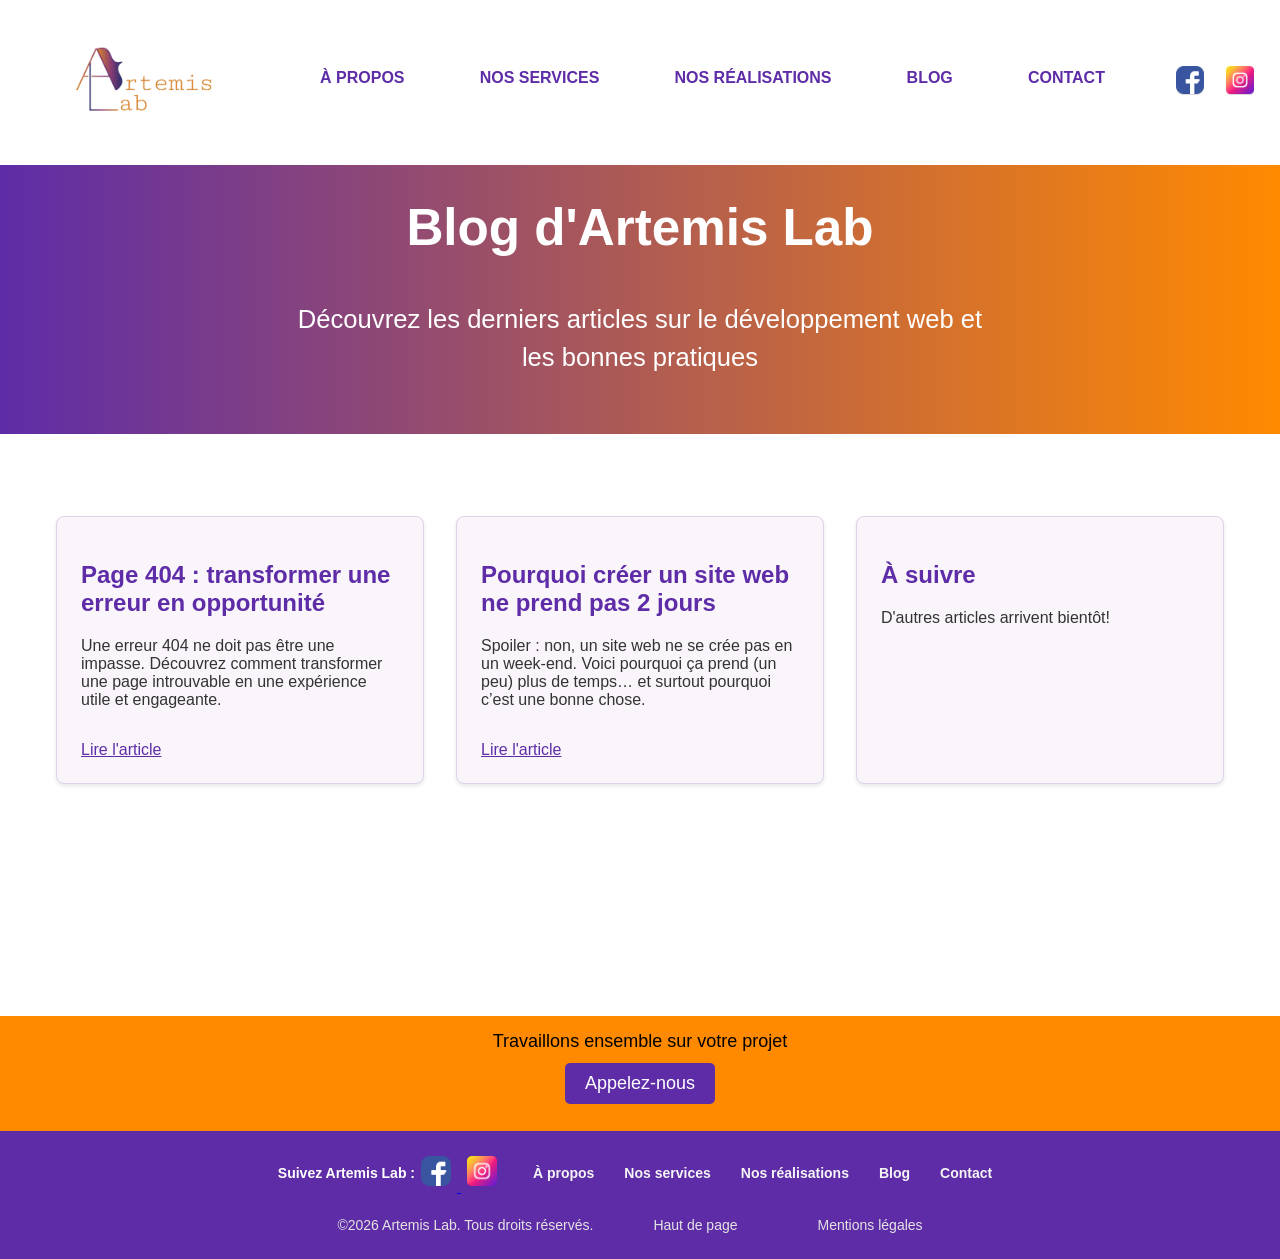
<file: blog/index.html>
<!doctype html>
<html lang="fr">
  <head>
    <meta charset="UTF-8" />
    <meta name="viewport" content="width=device-width, initial-scale=1.0" />
    <meta name="description" content="Découvrez les derniers articles sur le développement web et les bonnes pratiques avec le blog d'Artemis Lab. Restez informé des astuces et conseils pour créer un site web efficace et adapté à vos besoins." />
    <link rel="stylesheet" href="/styles/blog.css" />
    <title>Blog - Artemis Lab</title>
  </head>
  <body id="top">
    <nav class="main-nav" aria-label="Navigation principale">
      <a class="logo-link" href="/index.html" aria-label="Haut de page"><img class="logo-name" src="../assets/logos/logo_artemislab-name.png" alt="Logo Artemis Lab" /></a>
      <ul class="nav-list">
        <li><a href="/a-propos.html" aria-label="Aller à la section à propos">À propos</a></li>
        <li><a href="/index.html#services" aria-label="Aller à la section services">Nos services</a></li>
        <li><a href="/index.html#projects">Nos réalisations</a></li>
        <li><a href="/blog/index.html">Blog</a></li>
        <li><a href="/index.html#contact" aria-label="Aller à la section contact">Contact</a></li>
      </ul>
      <div class="nav-socials" aria-hidden="false">
        <a href="https://www.facebook.com/profile.php?id=61586052476132" target="_blank" rel="noopener noreferrer" aria-label="Facebook Artemis Lab">
          <img class="social-media-icon" src="../assets/social%20medias/Fb.png" alt="Facebook Artemis Lab" />
        </a>
        <a href="https://www.instagram.com/artemis.lab.dev/" target="_blank" rel="noopener noreferrer" aria-label="Instagram Artemis Lab">
          <img class="social-media-icon" src="../assets/social%20medias/insta.png" alt="Instagram Artemis Lab" />
        </a>
      </div>
    </nav>
    <header class="header" aria-label="En-tête principal">
      <div class="header-text">
        <h1 class="main-title">Blog d'Artemis Lab</h1>
        <p class="hero-subtitle">Découvrez les derniers articles sur le développement web et les bonnes pratiques</p>
      </div>
    </header>
    <main class="blog-page">
      <section class="blog-content">
      <div class="blog-grid">
        <article class="blog-post">
          <a href="/blog/article-erreur-404.html" class="read-article-link">
          <h2>Page 404 : transformer une erreur en opportunité</h2>
          <p>Une erreur 404 ne doit pas être une impasse. Découvrez comment transformer une page introuvable en une expérience utile et engageante.</p>
          <span class="read-more-text">Lire l'article</span>
          </a>
        </article>
     <article class="blog-post">
      <a href="/blog/article-un-site-ne-se-fait-pas-en-2-jours.html" class="read-article-link">
          <h2>Pourquoi créer un site web ne prend pas 2 jours</h2>
          <p>Spoiler : non, un site web ne se crée pas en un week-end. Voici pourquoi ça prend (un peu) plus de temps… et surtout pourquoi c’est une bonne chose.</p>
          <span class="read-more-text">Lire l'article</span>
          </a>
        </article>
        <article class="blog-post">
          <h2>À suivre</h2>
          <p>D'autres articles arrivent bientôt!</p>
        </article>
       
      </div>
    </section>
    </main>
    <footer class="site-footer">
      <div class="footer-highlight" id="contact">
        <p>Travaillons ensemble sur votre projet</p>
        <address>
          <a class="footer-cta" href="tel:+33613972752">Appelez-nous</a>
        </address>
      </div>
      <div class="footer-main">
        <div class="footer-menu">
       <div class="footer-socials">
          <p>Suivez Artemis Lab :</p>
          <div class="footer-social-icons">
          <a href="https://www.facebook.com/profile.php?id=61586052476132" target="_blank" rel="noopener noreferrer" aria-label="Facebook Artemis Lab">
            <img class="social-media-icon" src="../assets/social medias/Fb.png" alt="Facebook Artemis Lab" />
          </a>
          <a href="https://www.instagram.com/artemis.lab.dev/" target="_blank" rel="noopener noreferrer" aria-label="Instagram Artemis Lab">
            <img class="social-media-icon" src="../assets/social medias/insta.png" alt="Instagram Artemis Lab" />
          </a>
          </div>
        <nav aria-label="Liens de pied de page">
          <ul class="footer-links">
         <li><a href="/a-propos.html" aria-label="Aller à la section à propos">À propos</a></li>
        <li><a href="/index.html#services" aria-label="Aller à la section services">Nos services</a></li>
        <li><a href="/index.html#projects">Nos réalisations</a></li>
        <li><a href="/blog/index.html" aria-label="Aller à la section blog">Blog</a></li>
        <li><a href="/index.html#contact" aria-label="Aller à la section contact">Contact</a></li>
          </ul>
            </div>

            
        </div>
       <div class="footer-mentions">
        <p class="footer-copy">©<span id="current-year"></span> Artemis Lab. Tous droits réservés.</p>
        <a class="footer-link" href="#top" aria-label="revenir en haut de la page">Haut de page</a>
        <a class="footer-link" href="/mentions-legales.html" aria-label="Mentions légales"> Mentions légales </a>
        </div>
         </nav>
      </div>
    </footer>
     <script>
      document.getElementById("current-year").textContent = new Date().getFullYear();
    </script>
  </body>
</html>
</file>
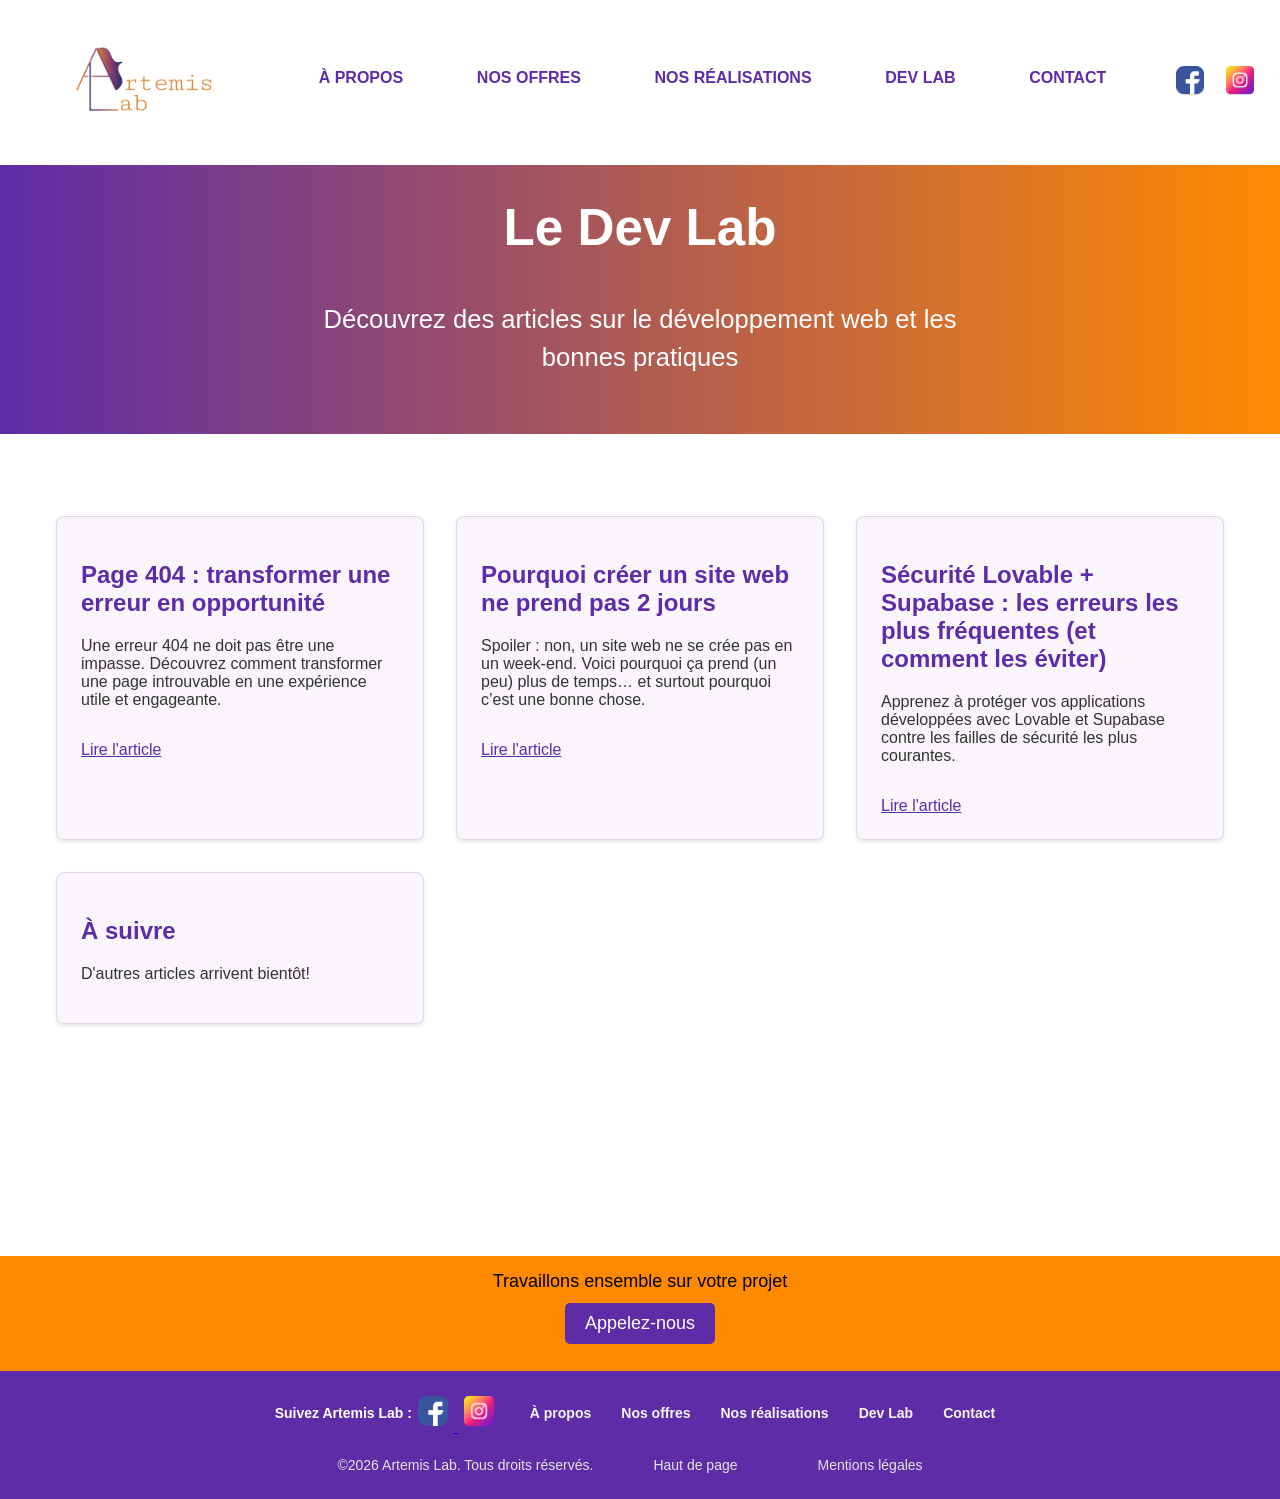
<file: dev-lab/index.html>
<!doctype html>
<html lang="fr">
  <head>
    <meta charset="UTF-8" />
    <meta name="viewport" content="width=device-width, initial-scale=1.0" />
    <meta name="description" content="Découvrez les derniers articles sur le développement web et les bonnes pratiques avec le blog d'Artemis Lab. Restez informé des astuces et conseils pour créer un site web efficace et adapté à vos besoins." />
    <link rel="stylesheet" href="/styles/blog.css" />
    <link rel ="canonical" href="https://artemislab.fr/dev-lab/" />
    <title>Le Dev Lab - Artemis Lab</title>
  </head>
  <body id="top">
    <nav class="main-nav" aria-label="Navigation principale">
      <a class="logo-link" href="../index.html" aria-label="Haut de page"><img class="logo-name" src="../assets/logos/logo_artemislab-name.png" alt="Logo Artemis Lab" /></a>
      <ul class="nav-list">
        <li><a href="../a-propos.html" aria-label="Aller à la page à propos">À propos</a></li>
        <li><a href="../services-offres/" aria-label="Aller à la page services">Nos offres</a></li>
        <li><a href="../#projects" aria-label="Aller à la page projets">Nos réalisations</a></li>
        <li><a href="../dev-lab/" aria-label="Aller à la page dev-lab">Dev Lab</a></li>
        <li><a href="../contact.html" aria-label="Aller à la page contact">Contact</a></li>
      </ul>
      <div class="nav-socials" aria-hidden="false">
        <a href="https://www.facebook.com/profile.php?id=61586052476132" target="_blank" rel="noopener noreferrer" aria-label="Facebook Artemis Lab">
          <img class="social-media-icon" src="../assets/social%20medias/Fb.png" alt="Facebook Artemis Lab" />
        </a>
        <a href="https://www.instagram.com/artemis.lab.dev/" target="_blank" rel="noopener noreferrer" aria-label="Instagram Artemis Lab">
          <img class="social-media-icon" src="../assets/social%20medias/insta.png" alt="Instagram Artemis Lab" />
        </a>
      </div>
    </nav>
    <header class="header" aria-label="En-tête principal">
      <div class="header-text">
        <h1 class="main-title">Le Dev Lab</h1>
        <p class="hero-subtitle">Découvrez des articles sur le développement web et les bonnes pratiques</p>
      </div>
    </header>
    <main class="blog-page">
      <section class="blog-content">
      <div class="blog-grid">
        <article class="blog-post">
          <a href="/dev-lab/article-erreur-404.html" class="read-article-link">
          <h2>Page 404 : transformer une erreur en opportunité</h2>
          <p>Une erreur 404 ne doit pas être une impasse. Découvrez comment transformer une page introuvable en une expérience utile et engageante.</p>
          <span class="read-more-text">Lire l'article</span>
          </a>
        </article>
     <article class="blog-post">
      <a href="/dev-lab/article-un-site-ne-se-fait-pas-en-2-jours.html" class="read-article-link">
          <h2>Pourquoi créer un site web ne prend pas 2 jours</h2>
          <p>Spoiler : non, un site web ne se crée pas en un week-end. Voici pourquoi ça prend (un peu) plus de temps… et surtout pourquoi c’est une bonne chose.</p>
          <span class="read-more-text">Lire l'article</span>
          </a>
        </article>

         <article class="blog-post">
      <a href="/dev-lab/article-securite-lovable-+-supabase-conseils.html" class="read-article-link">
          <h2>Sécurité Lovable + Supabase : les erreurs les plus fréquentes (et comment les éviter)</h2>
          <p>Apprenez à protéger vos applications développées avec Lovable et Supabase contre les failles de sécurité les plus courantes.</p>
          <span class="read-more-text">Lire l'article</span>
          </a>
        </article>

        <article class="blog-post">
          <h2>À suivre</h2>
          <p>D'autres articles arrivent bientôt!</p>
        </article>
       
      </div>
    </section>
    </main>
    <footer class="site-footer">
      <div class="footer-highlight" id="contact">
        <p>Travaillons ensemble sur votre projet</p>
        <address>
          <a class="footer-cta" href="tel:+33613972752">Appelez-nous</a>
        </address>
      </div>
      <div class="footer-main">
        <div class="footer-menu">
       <div class="footer-socials">
          <p>Suivez Artemis Lab :</p>
          <div class="footer-social-icons">
          <a href="https://www.facebook.com/profile.php?id=61586052476132" target="_blank" rel="noopener noreferrer" aria-label="Facebook Artemis Lab">
            <img class="social-media-icon" src="../assets/social medias/Fb.png" alt="Facebook Artemis Lab" />
          </a>
          <a href="https://www.instagram.com/artemis.lab.dev/" target="_blank" rel="noopener noreferrer" aria-label="Instagram Artemis Lab">
            <img class="social-media-icon" src="../assets/social medias/insta.png" alt="Instagram Artemis Lab" />
          </a>
          </div>
        <nav aria-label="Liens de pied de page">
          <ul class="footer-links">
         <li><a href="../a-propos.html" aria-label="Aller à la page à propos">À propos</a></li>
        <li><a href="../services-offres/" aria-label="Aller à la page services">Nos offres</a></li>
        <li><a href="../#projects" aria-label="Aller à la page projets">Nos réalisations</a></li>
        <li><a href="../dev-lab/" aria-label="Aller à la page dev-lab">Dev Lab</a></li>
        <li><a href="../contact.html" aria-label="Aller à la page contact">Contact</a></li>
          </ul>
            </div>

            
        </div>
       <div class="footer-mentions">
        <p class="footer-copy">©<span id="current-year"></span> Artemis Lab. Tous droits réservés.</p>
        <a class="footer-link" href="#top" aria-label="revenir en haut de la page">Haut de page</a>
        <a class="footer-link" href="/mentions-legales.html" aria-label="Mentions légales"> Mentions légales </a>
        </div>
         </nav>
      </div>
    </footer>
     <script>
      document.getElementById("current-year").textContent = new Date().getFullYear();
    </script>
  </body>
</html>
</file>
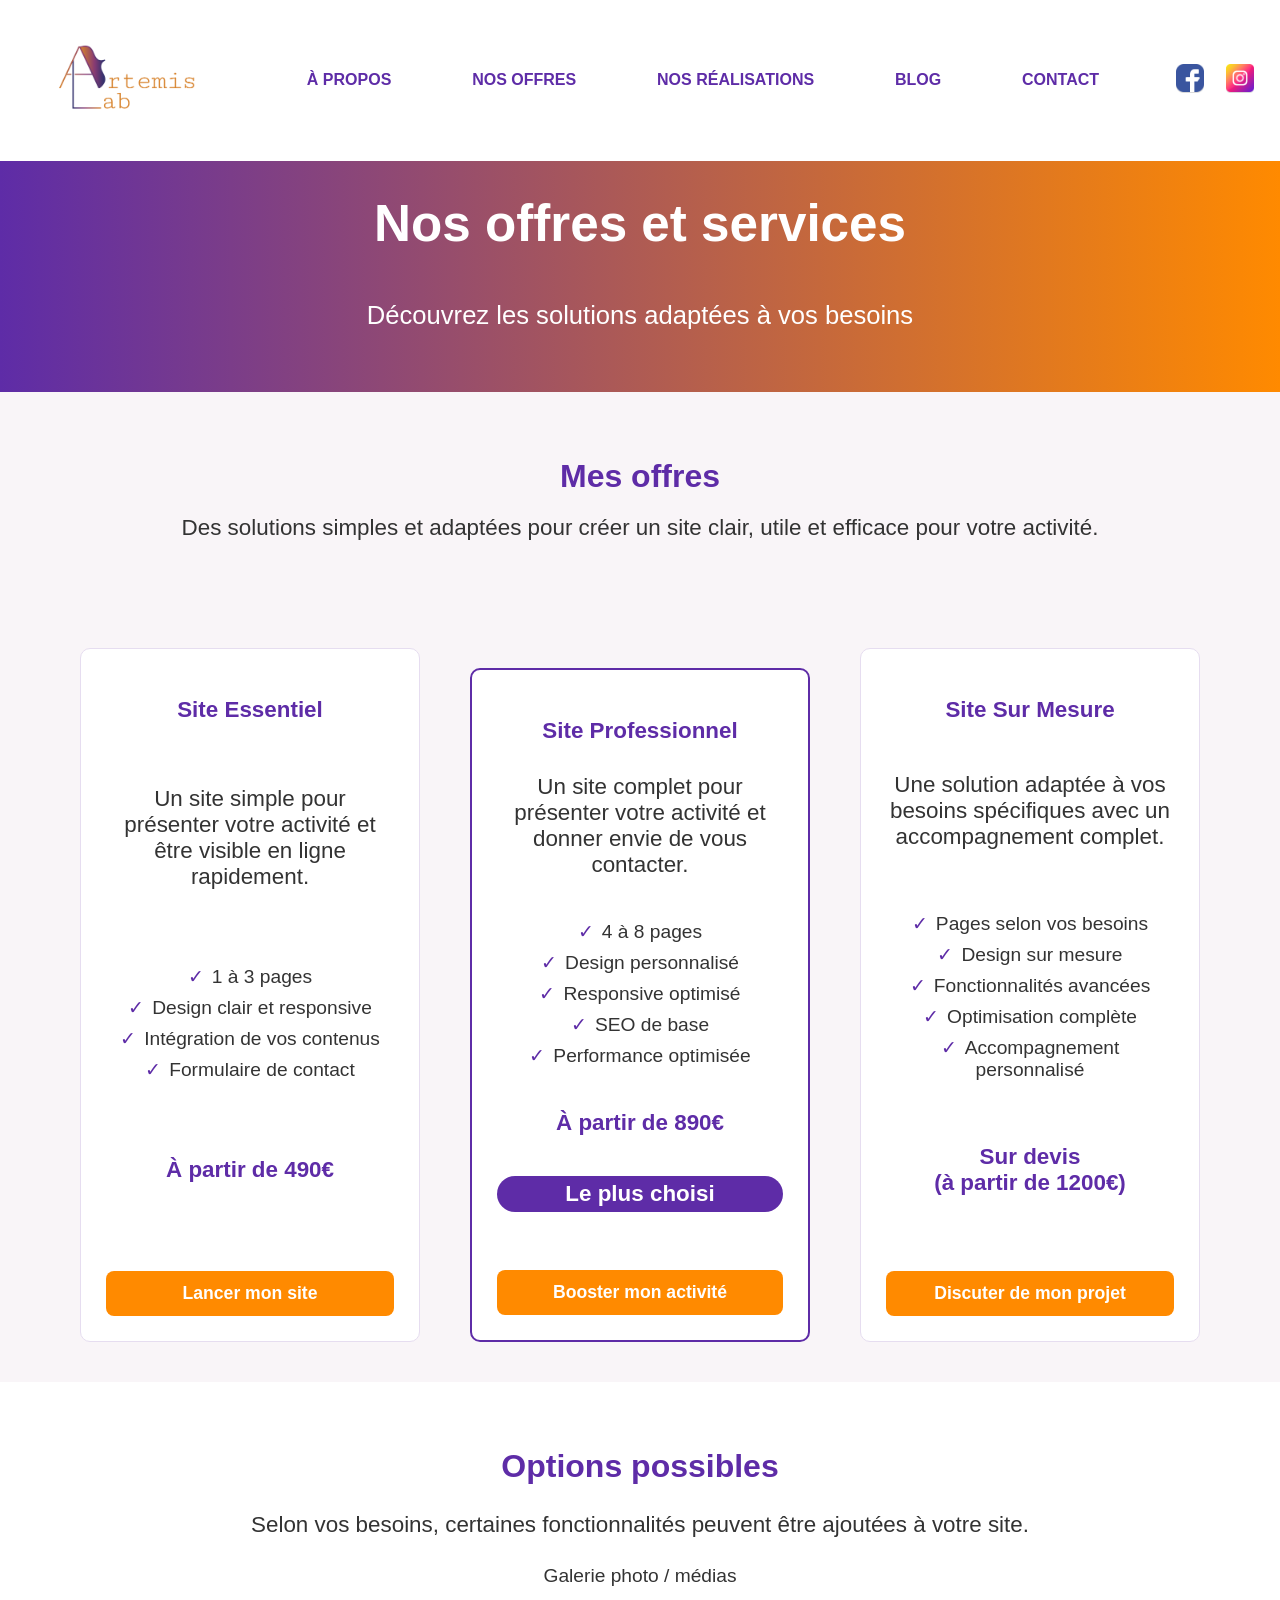
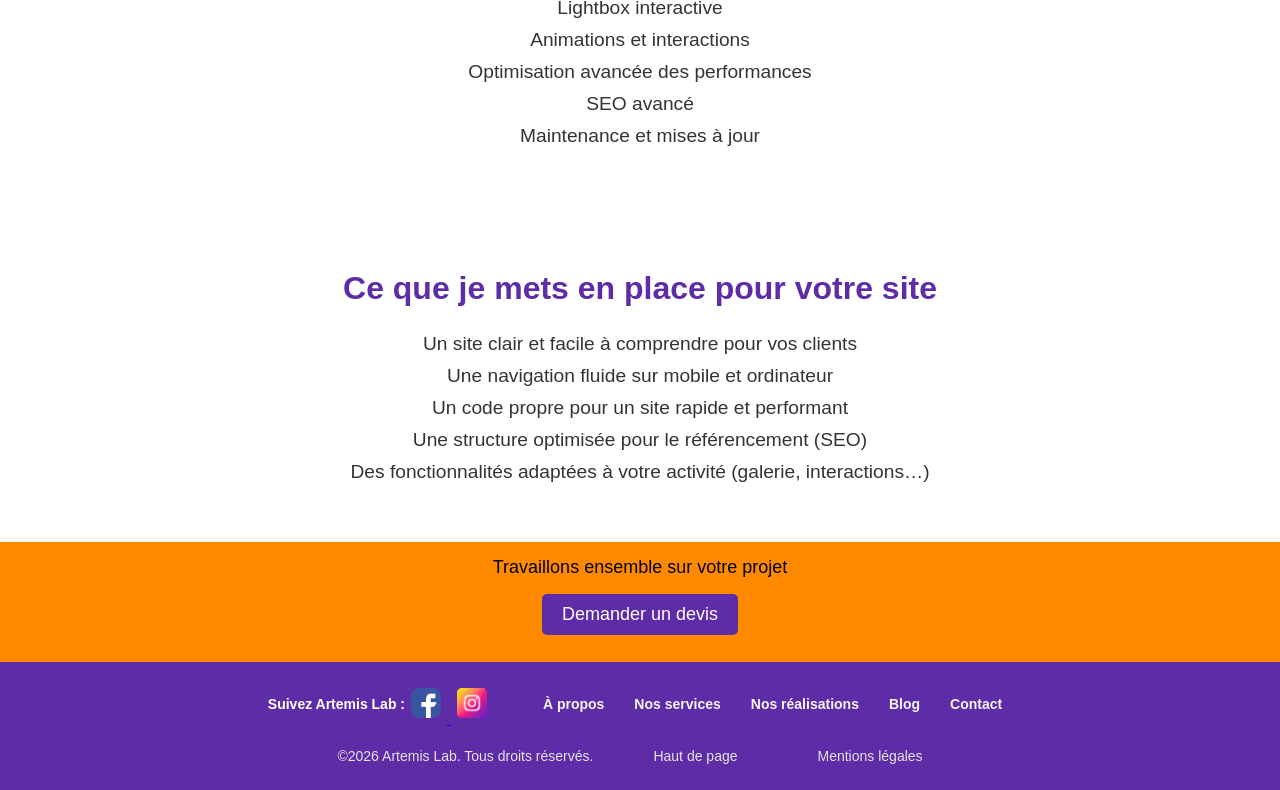
<file: services-offres/index.html>
<!doctype html>
<html lang="fr">
  <head>
    <meta charset="UTF-8" />
    <meta name="viewport" content="width=device-width, initial-scale=1.0" />
    <meta name="description" content="Découvrez les services et offres d'Artemis Lab, conçus pour répondre aux besoins spécifiques des artisans, indépendants et petites entreprises. Nos solutions web simples, utiles et faciles à prendre en main sont adaptées à votre activité." />
    <link rel="stylesheet" href="../styles/main-layout-style.css" />
    <link rel="stylesheet" href="../styles/offres.css" />
        <link rel="canonical" href="https://artemislab.fr/services-offres/" />
    <title>Offres et services - Artemis Lab</title>
  </head>
  <body id="top">
    <nav class="main-nav" aria-label="Navigation principale">
      <a class="logo-link" href="../index.html" aria-label="Haut de page"><img class="logo-name" src="../assets/logos/logo_artemislab-name.png" alt="Logo Artemis Lab" /></a>
      <ul class="nav-list">
        <li><a href="../a-propos.html" aria-label="Aller à la page à propos">À propos</a></li>
        <li><a href="../services-offres/" aria-label="Aller à la page services et offres">Nos offres</a></li>
        <li><a href="../#projects" aria-label="Aller à la page projets">Nos réalisations</a></li>
        <li><a href="../dev-lab/" aria-label="Aller à la page dev-lab">Blog</a></li>
        <li><a href="../contact.html" aria-label="Aller à la page contact">Contact</a></li>
      </ul>
      <div class="nav-socials" aria-hidden="false">
        <a href="https://www.facebook.com/profile.php?id=61586052476132" target="_blank" rel="noopener noreferrer" aria-label="Facebook Artemis Lab">
          <img class="social-media-icon" src="../assets/social%20medias/Fb.png" alt="Facebook Artemis Lab" />
        </a>
        <a href="https://www.instagram.com/artemis.lab.dev/" target="_blank" rel="noopener noreferrer" aria-label="Instagram Artemis Lab">
          <img class="social-media-icon" src="../assets/social%20medias/insta.png" alt="Instagram Artemis Lab" />
        </a>
      </div>
    </nav>
    <header class="header" aria-label="En-tête principal">
      <div class="header-text">
        <h1 class="main-title">Nos offres et services</h1>
        <p class="hero-subtitle">Découvrez les solutions adaptées à vos besoins</p>
      </div>
    </header>

    <main class="offers-page">
      <section class="about-section intro">
        <h1 class="title">Mes offres</h1>
        <p class="subtitle">Des solutions simples et adaptées pour créer un site clair, utile et efficace pour votre activité.</p>
      </section>

      <section class="about-section offers">
        <div class="offers-grid">
          <!-- OFFRE 1 -->
          <div class="offer-card">
            <h3>Site Essentiel</h3>
            <p class="offer-description">Un site simple pour présenter votre activité et être visible en ligne rapidement.</p>

            <ul class="offers-description">
              <li>1 à 3 pages</li>
              <li>Design clair et responsive</li>
              <li>Intégration de vos contenus</li>
              <li>Formulaire de contact</li>
            </ul>

            <p class="offer-price">À partir de 490€</p>
<div class="offer-actions">
            <a href="mailto:diane.foucher.artemislab@gmail.com" class="cta-primary"> Lancer mon site </a>
           <!-- <a href="https://ton-site-demo.com" target="_blank" class="offer-btn">
    Voir la démo
  </a> -->
</div>
          </div>

          <!-- OFFRE 2 -->
          <div class="offer-card highlight">
            <h3>Site Professionnel</h3>
            <p class="offer-description">Un site complet pour présenter votre activité et donner envie de vous contacter.</p>

            <ul>
              <li>4 à 8 pages</li>
              <li>Design personnalisé</li>
              <li>Responsive optimisé</li>
              <li>SEO de base</li>
              <li>Performance optimisée</li>
            </ul>

            <p class="offer-price">À partir de 890€</p>
            <p class="offer-badge">Le plus choisi</p>
            <div class="offer-actions">
            <a href="mailto:diane.foucher.artemislab@gmail.com" class="cta-primary"> Booster mon activité </a>
             <!-- <a href="https://ton-site-demo.com" target="_blank" class="offer-btn">
    Voir la démo
  </a> -->
          </div>
          </div>

          <!-- OFFRE 3 -->
          <div class="offer-card">
            <h3>Site Sur Mesure</h3>
            <p class="offer-description">Une solution adaptée à vos besoins spécifiques avec un accompagnement complet.</p>

            <ul>
              <li>Pages selon vos besoins</li>
              <li>Design sur mesure</li>
              <li>Fonctionnalités avancées</li>
              <li>Optimisation complète</li>
              <li>Accompagnement personnalisé</li>
            </ul>

            <p class="offer-price">Sur devis </br>(à partir de 1200€)</p>

            <div class="offer-actions">
              <a href="mailto:diane.foucher.artemislab@gmail.com" class="cta-primary"> Discuter de mon projet </a>
               <!-- <a href="https://ton-site-demo.com" target="_blank" class="offer-btn">
      Voir la démo
    </a> -->
            </div>
          </div>
        </div>
      </section>
      <section class="about-section options">
        <h2>Options possibles</h2>
        <p class="services-intro">Selon vos besoins, certaines fonctionnalités peuvent être ajoutées à votre site.</p>

        <ul class="options-list">
          <li>Galerie photo / médias</li>
          <li>Lightbox interactive</li>
          <li>Animations et interactions</li>
          <li>Optimisation avancée des performances</li>
          <li>SEO avancé</li>
          <li>Maintenance et mises à jour</li>
        </ul>
      </section>
      <section class="about-section services-light">
       <h2>Ce que je mets en place pour votre site</h2>

<ul class="services-list">
  <li>Un site clair et facile à comprendre pour vos clients</li>
  <li>Une navigation fluide sur mobile et ordinateur</li>
  <li>Un code propre pour un site rapide et performant</li>
  <li>Une structure optimisée pour le référencement (SEO)</li>
  <li>Des fonctionnalités adaptées à votre activité (galerie, interactions…)</li>
</ul>
      </section>
          </main>







    <footer class="site-footer">
      <div class="footer-highlight" id="contact">
        <p>Travaillons ensemble sur votre projet</p>
        <address>
          <a class="footer-cta" href="mailto:diane.foucher.artemislab@gmail.com">Demander un devis</a>
        </address>
      </div>
      <div class="footer-main">
        <div class="footer-menu">
       
<div class="footer-socials">
          <p>Suivez Artemis Lab :</p>
          <div class="footer-social-icons">
          <a href="https://www.facebook.com/profile.php?id=61586052476132" target="_blank" rel="noopener noreferrer" aria-label="Facebook Artemis Lab">
            <img class="social-media-icon" src="../assets/social%20medias/Fb.png" alt="Facebook Artemis Lab" />
          </a>
          <a href="https://www.instagram.com/artemis.lab.dev/" target="_blank" rel="noopener noreferrer" aria-label="Instagram Artemis Lab">
            <img class="social-media-icon" src="../assets/social%20medias/insta.png" alt="Instagram Artemis Lab" />
          </a>
          </div>
        <nav aria-label="Liens de pied de page">
          <ul class="footer-links">
         <li><a href="../a-propos.html" aria-label="Aller à la section à propos">À propos</a></li>
        <li><a href="../#services" aria-label="Aller à la section services">Nos services</a></li>
        <li><a href="../#projects" aria-label="Aller à la section projets">Nos réalisations</a></li>
        <li><a href="../dev-lab/" aria-label="Aller à la page Dev Lab">Blog</a></li>
        <li><a href="../contact.html" aria-label="Aller à la section contact">Contact</a></li>
          </ul>
            </div>

            
        </div>
       <div class="footer-mentions">
        <p class="footer-copy">©<span id="current-year"></span> Artemis Lab. Tous droits réservés.</p>
        <a class="footer-link" href="#top" aria-label="revenir en haut de la page">Haut de page</a>
        <a class="footer-link" href="../mentions-legales.html" aria-label="Mentions légales"> Mentions légales </a>
        </div>
         </nav>
      </div>
    </footer>
     <script>
      document.getElementById("current-year").textContent = new Date().getFullYear();
    </script>
  </body>
</html>
</file>
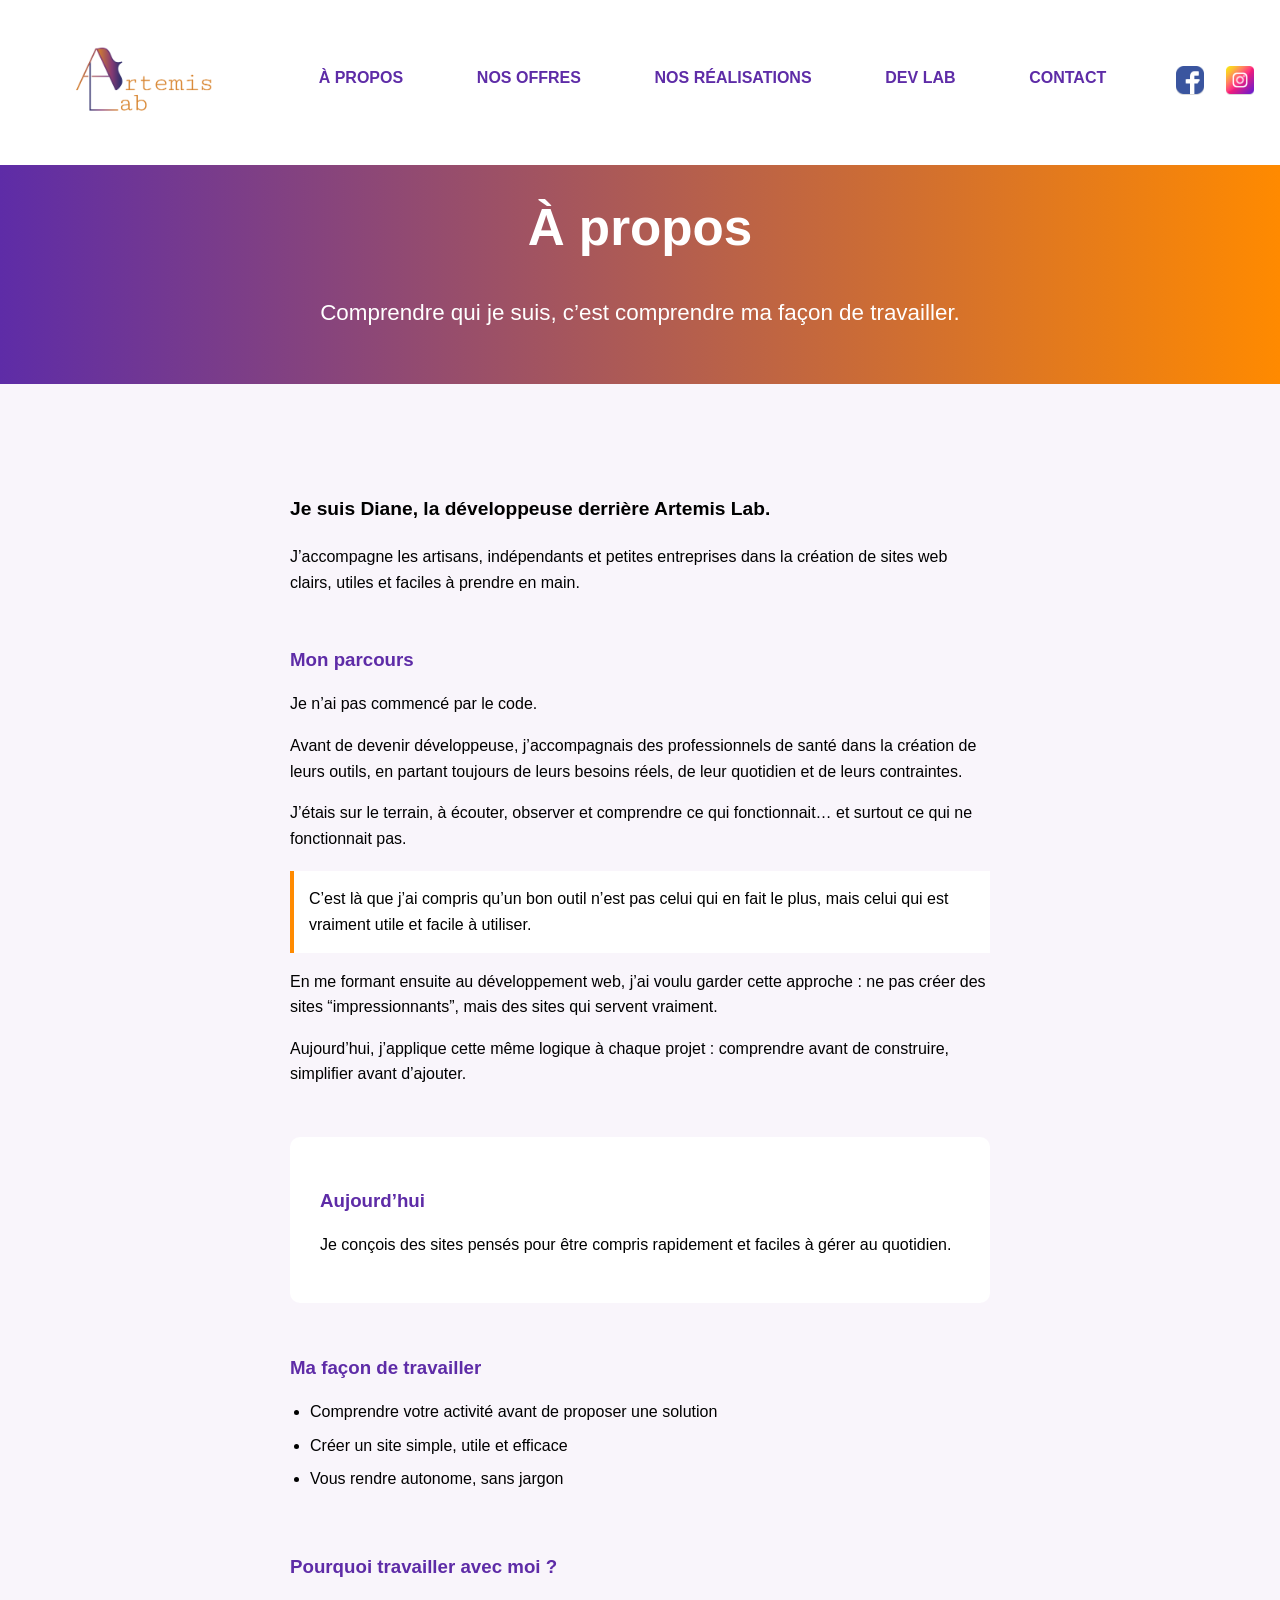
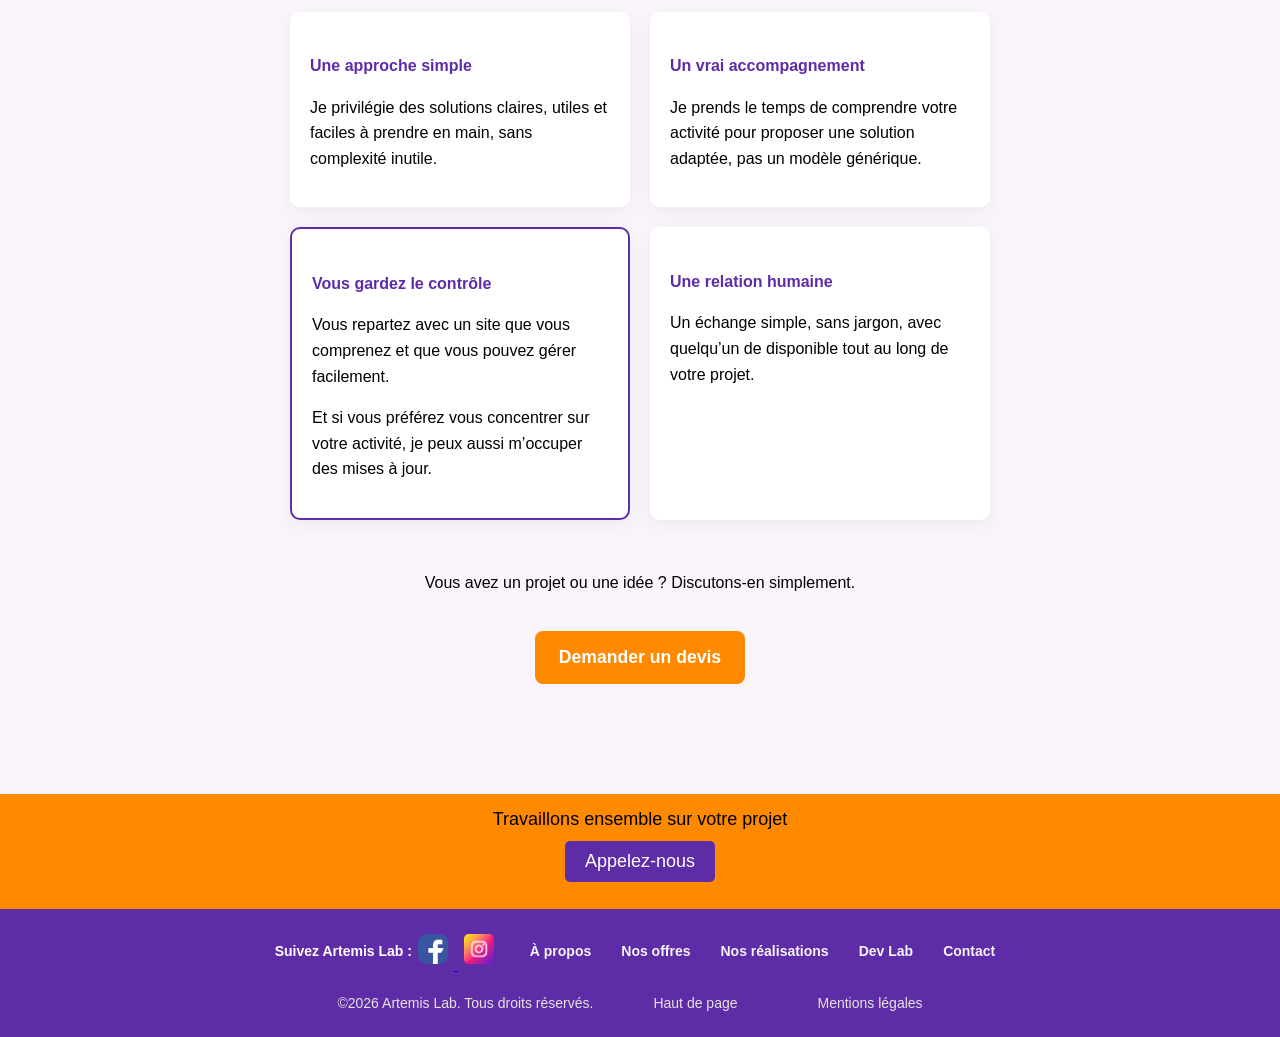
<file: a-propos.html>
<!doctype html>
<html lang="fr">
  <head>
    <meta charset="UTF-8" />
    <meta name="viewport" content="width=device-width, initial-scale=1.0" />
    <meta name="description" content="Découvrez qui je suis, mon parcours et ma façon de travailler. Comprenez pourquoi je privilégie des sites simples, utiles et faciles à prendre en main, adaptés aux besoins réels de mes clients." />
    <link rel="stylesheet" href="styles/a-propos.css" />
       <link rel="canonical" href="https://artemislab.fr/a-propos.html" />

    <title>À propos - Artemis Lab</title>
  </head>
  <body id="top">
    <nav class="main-nav" aria-label="Navigation principale">
      <a class="logo-link" href="/index.html" aria-label="Haut de page"><img class="logo-name" src="./assets/logos/logo_artemislab-name.png" alt="Logo Artemis Lab" /></a>
      <ul class="nav-list">
        <li><a href="/a-propos.html" aria-label="Aller à la section à propos">À propos</a></li>
        <li><a href="/services-offres/" aria-label="Aller à la section services">Nos offres</a></li>
        <li><a href="/#projects" aria-label="Aller à la section projets">Nos réalisations</a></li>
        <li><a href="/dev-lab/" aria-label="Aller à la section dev-lab">Dev Lab</a></li>
        <li><a href="/contact.html" aria-label="Aller à la section contact">Contact</a></li>
      </ul>
      <div class="nav-socials" aria-hidden="false">
        <a href="https://www.facebook.com/profile.php?id=61586052476132" target="_blank" rel="noopener noreferrer" aria-label="Facebook Artemis Lab">
          <img class="social-media-icon" src="./assets/social%20medias/Fb.png" alt="Facebook Artemis Lab" />
        </a>
        <a href="https://www.instagram.com/artemis.lab.dev/" target="_blank" rel="noopener noreferrer" aria-label="Instagram Artemis Lab">
          <img class="social-media-icon" src="./assets/social%20medias/insta.png" alt="Instagram Artemis Lab" />
        </a>
      </div>
    </nav>
    <header class="header" aria-label="En-tête principal">
      <div class="header-text">
        <h1 class="main-title">À propos</h1>
        <p class="hero-subtitle">Comprendre qui je suis, c’est comprendre ma façon de travailler.</p>
      </div>
    </header>
    <main class="about-page">
      <section class="about-section intro">
        <p class="intro-text">Je suis Diane, la développeuse derrière Artemis Lab.</p>
        <p>J’accompagne les artisans, indépendants et petites entreprises dans la création de sites web clairs, utiles et faciles à prendre en main.</p>
      </section>

      <section class="about-section">
        <h3>Mon parcours</h3>
        <p>Je n’ai pas commencé par le code.</p>
        <p>Avant de devenir développeuse, j’accompagnais des professionnels de santé dans la création de leurs outils, en partant toujours de leurs besoins réels, de leur quotidien et de leurs contraintes.</p>
        <p>J’étais sur le terrain, à écouter, observer et comprendre ce qui fonctionnait… et surtout ce qui ne fonctionnait pas.</p>
        <p class="highlight">C’est là que j’ai compris qu’un bon outil n’est pas celui qui en fait le plus, mais celui qui est vraiment utile et facile à utiliser.</p>
        <p>En me formant ensuite au développement web, j’ai voulu garder cette approche : ne pas créer des sites “impressionnants”, mais des sites qui servent vraiment.</p>
        <p>Aujourd’hui, j’applique cette même logique à chaque projet : comprendre avant de construire, simplifier avant d’ajouter.</p>
      </section>

      <section class="about-section alt">
        <h3>Aujourd’hui</h3>
        <p>Je conçois des sites pensés pour être compris rapidement et faciles à gérer au quotidien.</p>
      </section>

      <section class="about-section">
        <h3>Ma façon de travailler</h3>
        <ul>
          <li>Comprendre votre activité avant de proposer une solution</li>
          <li>Créer un site simple, utile et efficace</li>
          <li>Vous rendre autonome, sans jargon</li>
        </ul>
      </section>

      <section class="about-section why">
        <h3>Pourquoi travailler avec moi ?</h3>

        <div class="why-grid">
          <div class="why-item">
            <h4>Une approche simple</h4>
            <p>Je privilégie des solutions claires, utiles et faciles à prendre en main, sans complexité inutile.</p>
          </div>

          <div class="why-item">
            <h4>Un vrai accompagnement</h4>
            <p>Je prends le temps de comprendre votre activité pour proposer une solution adaptée, pas un modèle générique.</p>
          </div>

          <div class="why-item highlight-item">
            <h4>Vous gardez le contrôle</h4>
            <p>Vous repartez avec un site que vous comprenez et que vous pouvez gérer facilement.</p>
            <p>Et si vous préférez vous concentrer sur votre activité, je peux aussi m’occuper des mises à jour.</p>
          </div>

          <div class="why-item">
            <h4>Une relation humaine</h4>
            <p>Un échange simple, sans jargon, avec quelqu’un de disponible tout au long de votre projet.</p>
          </div>
        </div>
      </section>
      <section class="about-section center">
        <p>Vous avez un projet ou une idée ? Discutons-en simplement.</p>

        <a href="mailto:diane.foucher.artemislab@gmail.com" class="cta-primary"> Demander un devis </a>
      </section>
    </main>
    <footer class="site-footer">
      <div class="footer-highlight" id="contact">
        <p>Travaillons ensemble sur votre projet</p>
        <address>
          <a class="footer-cta" href="tel:+33613972752">Appelez-nous</a>
        </address>
      </div>
      <div class="footer-main">
        <div class="footer-menu">
       
<div class="footer-socials">
          <p>Suivez Artemis Lab :</p>
          <div class="footer-social-icons">
          <a href="https://www.facebook.com/profile.php?id=61586052476132" target="_blank" rel="noopener noreferrer" aria-label="Facebook Artemis Lab">
            <img class="social-media-icon" src="./assets/social%20medias/Fb.png" alt="Facebook Artemis Lab" />
          </a>
          <a href="https://www.instagram.com/artemis.lab.dev/" target="_blank" rel="noopener noreferrer" aria-label="Instagram Artemis Lab">
            <img class="social-media-icon" src="./assets/social%20medias/insta.png" alt="Instagram Artemis Lab" />
          </a>
          </div>
        <nav aria-label="Liens de pied de page">
          <ul class="footer-links">
         <li><a href="/a-propos.html" aria-label="Aller à la page à propos">À propos</a></li>
        <li><a href="/services-offres/" aria-label="Aller à la page services">Nos offres</a></li>
        <li><a href="/#projects" aria-label="Aller à la page projets">Nos réalisations</a></li>
        <li><a href="/dev-lab/" aria-label="Aller à la page dev-lab">Dev Lab</a></li>
        <li><a href="/contact.html" aria-label="Aller à la page contact">Contact</a></li>
          </ul>
            </div>
        </div>
       <div class="footer-mentions">
        <p class="footer-copy">©<span id="current-year"></span> Artemis Lab. Tous droits réservés.</p>
        <a class="footer-link" href="#top" aria-label="revenir en haut de la page">Haut de page</a>
        <a class="footer-link" href="/mentions-legales.html" aria-label="Mentions légales"> Mentions légales </a>
        </div>
         </nav>
      </div>
    </footer>
     <script>
      document.getElementById("current-year").textContent = new Date().getFullYear();
    </script>
  </body>
</html>
</file>
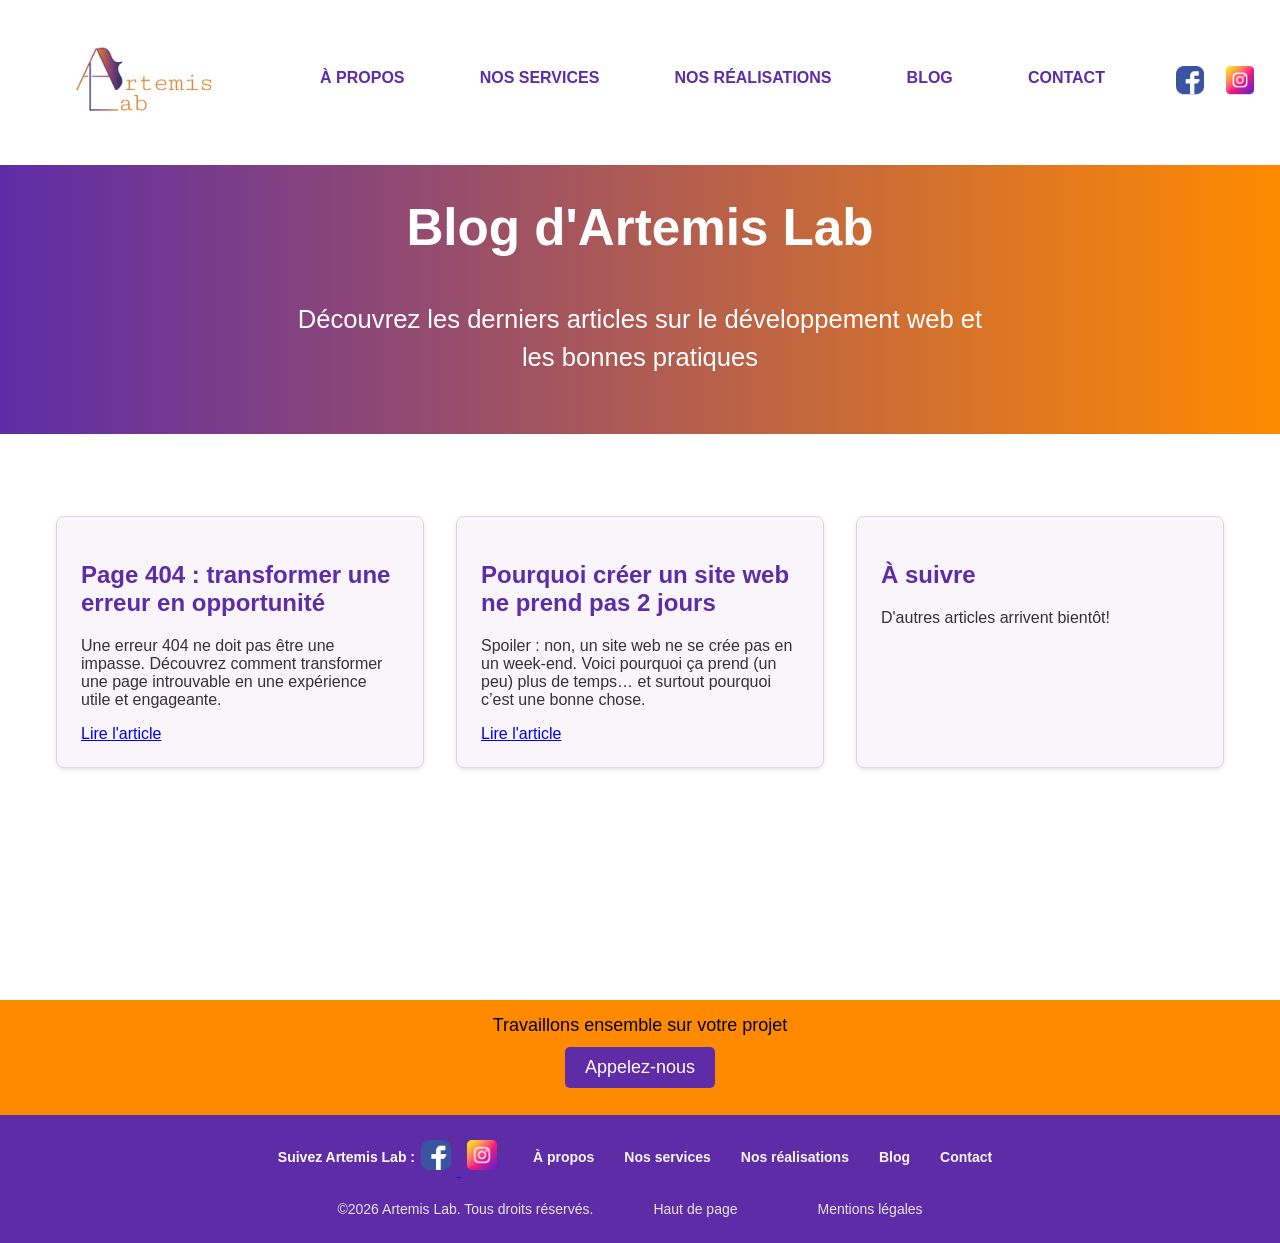
<file: blog.html>
<!doctype html>
<html lang="fr">
  <head>
    <meta charset="UTF-8" />
    <meta name="viewport" content="width=device-width, initial-scale=1.0" />
    <link rel="stylesheet" href="styles/blog.css" />
    <title>Blog - Artemis Lab</title>
  </head>
  <body id="top">
    <nav class="main-nav" aria-label="Navigation principale">
      <a class="logo-link" href="/index.html" aria-label="Haut de page"><img class="logo-name" src="./assets/logos/logo_artemislab-name.png" alt="Logo Artemis Lab" /></a>
      <ul class="nav-list">
        <li><a href="/a-propos.html" aria-label="Aller à la section à propos">À propos</a></li>
        <li><a href="/index.html#services" aria-label="Aller à la section services">Nos services</a></li>
        <li><a href="/index.html#projects">Nos réalisations</a></li>
        <li><a href="/blog.html">Blog</a></li>
        <li><a href="/index.html#contact" aria-label="Aller à la section contact">Contact</a></li>
      </ul>
      <div class="nav-socials" aria-hidden="false">
        <a href="https://www.facebook.com/profile.php?id=61586052476132" target="_blank" rel="noopener noreferrer" aria-label="Facebook Artemis Lab">
          <img class="social-media-icon" src="./assets/social%20medias/Fb.png" alt="Facebook Artemis Lab" />
        </a>
        <a href="https://www.instagram.com/artemis.lab.dev/" target="_blank" rel="noopener noreferrer" aria-label="Instagram Artemis Lab">
          <img class="social-media-icon" src="./assets/social%20medias/insta.png" alt="Instagram Artemis Lab" />
        </a>
      </div>
    </nav>
    <header class="header" aria-label="En-tête principal">
      <div class="header-text">
        <h1 class="main-title">Blog d'Artemis Lab</h1>
        <p class="hero-subtitle">Découvrez les derniers articles sur le développement web et les bonnes pratiques</p>
      </div>
    </header>
    <main class="blog-page">
      <section class="blog-content">
      <div class="blog-grid">
        <article class="blog-post">
          <h2>Page 404 : transformer une erreur en opportunité</h2>
          <p>Une erreur 404 ne doit pas être une impasse. Découvrez comment transformer une page introuvable en une expérience utile et engageante.</p>
          <a href="/blog/article-erreur-404.html" class="read-more">Lire l'article</a>
        </article>
     <article class="blog-post">
          <h2>Pourquoi créer un site web ne prend pas 2 jours</h2>
          <p>Spoiler : non, un site web ne se crée pas en un week-end. Voici pourquoi ça prend (un peu) plus de temps… et surtout pourquoi c’est une bonne chose.</p>
          <a href="/blog/article-un-site-ne-se-fait-pas-en-2-jours.html" class="read-more">Lire l'article</a>
        </article>
        <article class="blog-post">
          <h2>À suivre</h2>
          <p>D'autres articles arrivent bientôt!</p>
        </article>
       
      </div>
    </section>
    </main>
    <footer class="site-footer">
      <div class="footer-highlight" id="contact">
        <p>Travaillons ensemble sur votre projet</p>
        <address>
          <a class="footer-cta" href="tel:+33613972752">Appelez-nous</a>
        </address>
      </div>
      <div class="footer-main">
        <div class="footer-menu">
       <div class="footer-socials">
          <p>Suivez Artemis Lab :</p>
          <div class="footer-social-icons">
          <a href="https://www.facebook.com/profile.php?id=61586052476132" target="_blank" rel="noopener noreferrer" aria-label="Facebook Artemis Lab">
            <img class="social-media-icon" src="./assets/social%20medias/Fb.png" alt="Facebook Artemis Lab" />
          </a>
          <a href="https://www.instagram.com/artemis.lab.dev/" target="_blank" rel="noopener noreferrer" aria-label="Instagram Artemis Lab">
            <img class="social-media-icon" src="./assets/social%20medias/insta.png" alt="Instagram Artemis Lab" />
          </a>
          </div>
        <nav aria-label="Liens de pied de page">
          <ul class="footer-links">
         <li><a href="/a-propos.html" aria-label="Aller à la section à propos">À propos</a></li>
        <li><a href="/index.html#services" aria-label="Aller à la section services">Nos services</a></li>
        <li><a href="/index.html#projects">Nos réalisations</a></li>
        <li><a href="/blog.html">Blog</a></li>
        <li><a href="/index.html#contact" aria-label="Aller à la section contact">Contact</a></li>
          </ul>
            </div>

            
        </div>
       <div class="footer-mentions">
        <p class="footer-copy">©<span id="current-year"></span> Artemis Lab. Tous droits réservés.</p>
        <a class="footer-link" href="#top" aria-label="revenir en haut de la page">Haut de page</a>
        <a class="footer-link" href="/mentions-legales.html" aria-label="Mentions légales"> Mentions légales </a>
        </div>
         </nav>
      </div>
    </footer>
     <script>
      document.getElementById("current-year").textContent = new Date().getFullYear();
    </script>
  </body>
</html>
</file>
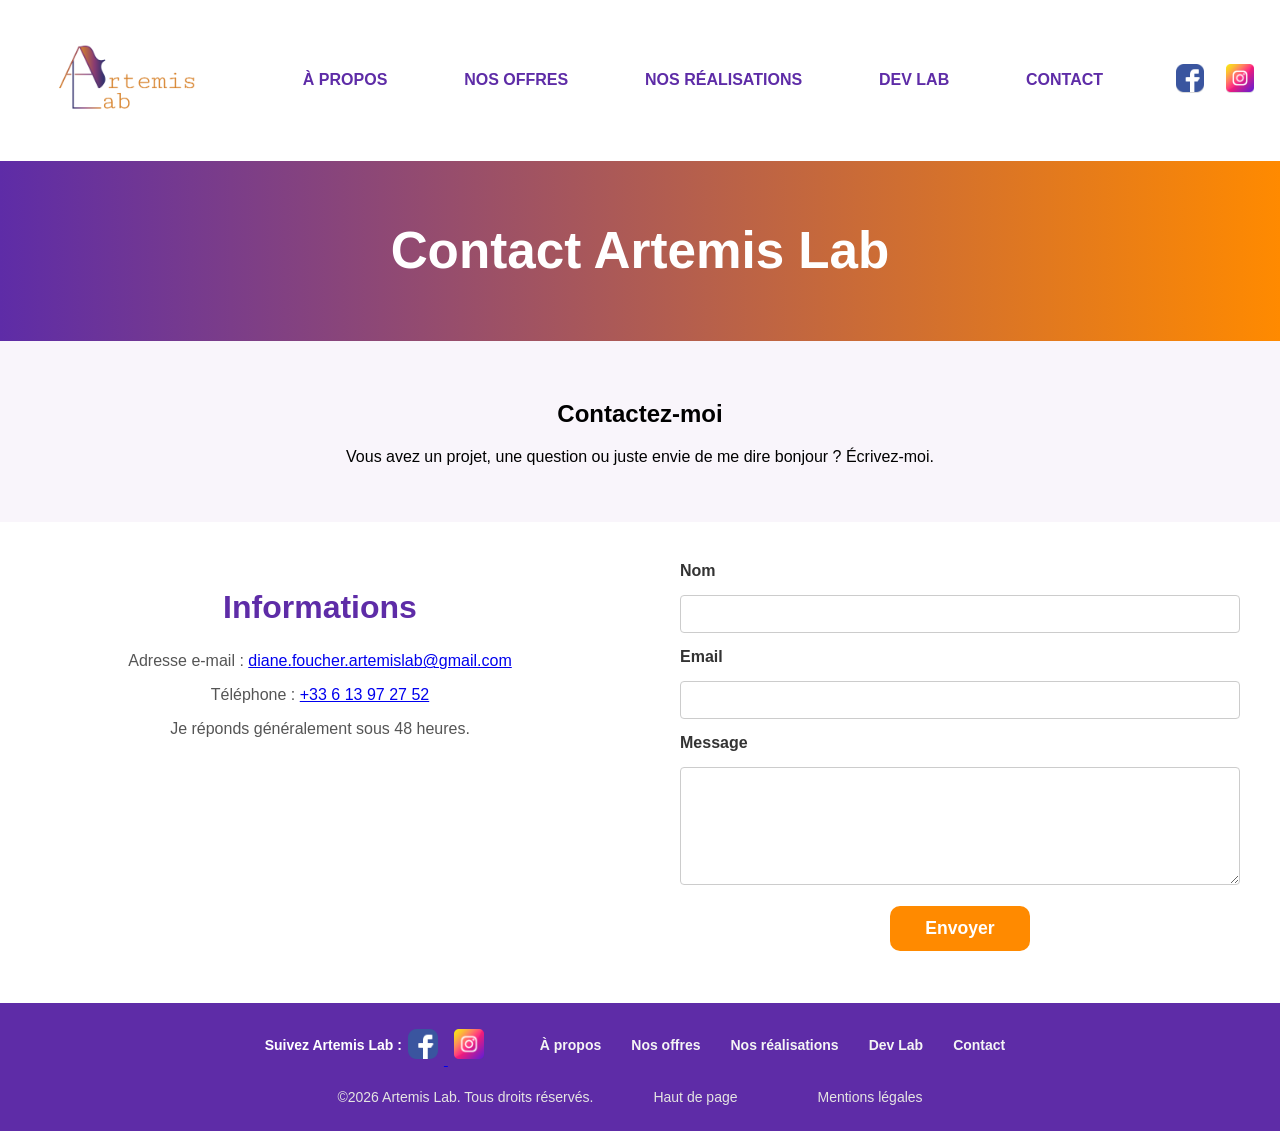
<file: contact.html>
<!doctype html>
<html lang="fr">
  <head>
    <meta charset="UTF-8" />
    <meta name="viewport" content="width=device-width, initial-scale=1.0" />
    <meta name="description" content="Découvrez les derniers articles sur le développement web et les bonnes pratiques avec le blog d'Artemis Lab. Restez informé des astuces et conseils pour créer un site web efficace et adapté à vos besoins." />
    <link rel="stylesheet" href="/styles/main-layout-style.css" />
    <link rel="stylesheet" href="/styles/contact.css" />
    <link rel="canonical" href="https://artemislab.fr/contact.html" />
    <title>Contacter Artemis Lab</title>
  </head>
  <body id="top">
    <nav class="main-nav" aria-label="Navigation principale">
      <a class="logo-link" href="/index.html" aria-label="Haut de page"><img class="logo-name" src="../assets/logos/logo_artemislab-name.png" alt="Logo Artemis Lab" /></a>
      <ul class="nav-list">
        <li><a href="/a-propos.html" aria-label="Aller à la section à propos">À propos</a></li>
        <li><a href="/services-offres/" aria-label="Aller à la section services">Nos offres</a></li>
        <li><a href="/#projects" aria-label="Aller à la section projets">Nos réalisations</a></li>
        <li><a href="/dev-lab/" aria-label="Aller à la section dev-lab">Dev Lab</a></li>
        <li><a href="/contact.html" aria-label="Aller à la section contact">Contact</a></li>
      </ul>
      <div class="nav-socials" aria-hidden="false">
        <a href="https://www.facebook.com/profile.php?id=61586052476132" target="_blank" rel="noopener noreferrer" aria-label="Facebook Artemis Lab">
          <img class="social-media-icon" src="../assets/social%20medias/Fb.png" alt="Facebook Artemis Lab" />
        </a>
        <a href="https://www.instagram.com/artemis.lab.dev/" target="_blank" rel="noopener noreferrer" aria-label="Instagram Artemis Lab">
          <img class="social-media-icon" src="../assets/social%20medias/insta.png" alt="Instagram Artemis Lab" />
        </a>
      </div>
    </nav>
    <header class="header" aria-label="En-tête principal">
      <div class="header-text">
        <h1 class="main-title">Contact Artemis Lab</h1>
      </div>
    </header>

    <main>
      <section class="hero contact-hero">
        <div class="container">
          <h1>Contactez-moi</h1>
          <p>Vous avez un projet, une question ou juste envie de me dire bonjour ? Écrivez-moi.</p>
        </div>
      </section>

      <section class="contact-section">
        <div class="container contact-grid">
          <div class="contact-info">
            <h2>Informations</h2>
            <p>Adresse e‑mail : <a href="mailto:diane.foucher.artemislab@gmail.com">diane.foucher.artemislab@gmail.com</a></p>
            <p>Téléphone : <a href="tel:+33613972752">+33 6 13 97 27 52</a></p>
            <p>Je réponds généralement sous 48 heures.</p>
          </div>

          <div class="contact-form-wrap">
            <form class="contact-form" action="/send-mail.php" method="post" novalidate>
              <label for="name">Nom</label>
              <input id="name" name="name" type="text" required />

              <label for="email">Email</label>
              <input id="email" name="email" type="email" required />

              <label for="message">Message</label>
              <textarea id="message" name="message" rows="6" required></textarea>

              <button type="submit" class="footer-cta">Envoyer</button>
            </form>
          </div>
        </div>
      </section>
    </main>

   <footer class="site-footer">
      
      <div class="footer-main">
        <div class="footer-menu">


<div class="footer-socials">
          <p>Suivez Artemis Lab :</p>
          <div class="footer-social-icons">
          <a href="https://www.facebook.com/profile.php?id=61586052476132" target="_blank" rel="noopener noreferrer" aria-label="Facebook Artemis Lab">
            <img class="social-media-icon" src="../assets/social%20medias/Fb.png" alt="Facebook Artemis Lab" />
          </a>
          <a href="https://www.instagram.com/artemis.lab.dev/" target="_blank" rel="noopener noreferrer" aria-label="Instagram Artemis Lab">
            <img class="social-media-icon" src="../assets/social%20medias/insta.png" alt="Instagram Artemis Lab" />
          </a>
          </div>
        <nav aria-label="Liens de pied de page">
          <ul class="footer-links">
         <li><a href="/a-propos.html" aria-label="Aller à la section à propos">À propos</a></li>
        <li><a href="/services-offres/" aria-label="Aller à la section services">Nos offres</a></li>
        <li><a href="/#projects" aria-label="Aller à la section projets">Nos réalisations</a></li>
        <li><a href="/dev-lab/" aria-label="Aller à la section dev-lab">Dev Lab</a></li>
        <li><a href="/contact.html" aria-label="Aller à la section contact">Contact</a></li>
          </ul>
            </div>

            
        </div>
       <div class="footer-mentions">
        <p class="footer-copy">©<span id="current-year"></span> Artemis Lab. Tous droits réservés.</p>
        <a class="footer-link" href="#top" aria-label="revenir en haut de la page">Haut de page</a>
        <a class="footer-link" href="../mentions-legales.html" aria-label="Mentions légales"> Mentions légales </a>
        </div>
         </nav>
      </div>
    </footer>
     <script>
      document.getElementById("current-year").textContent = new Date().getFullYear();
    </script>
  </body>
  </html>
</file>
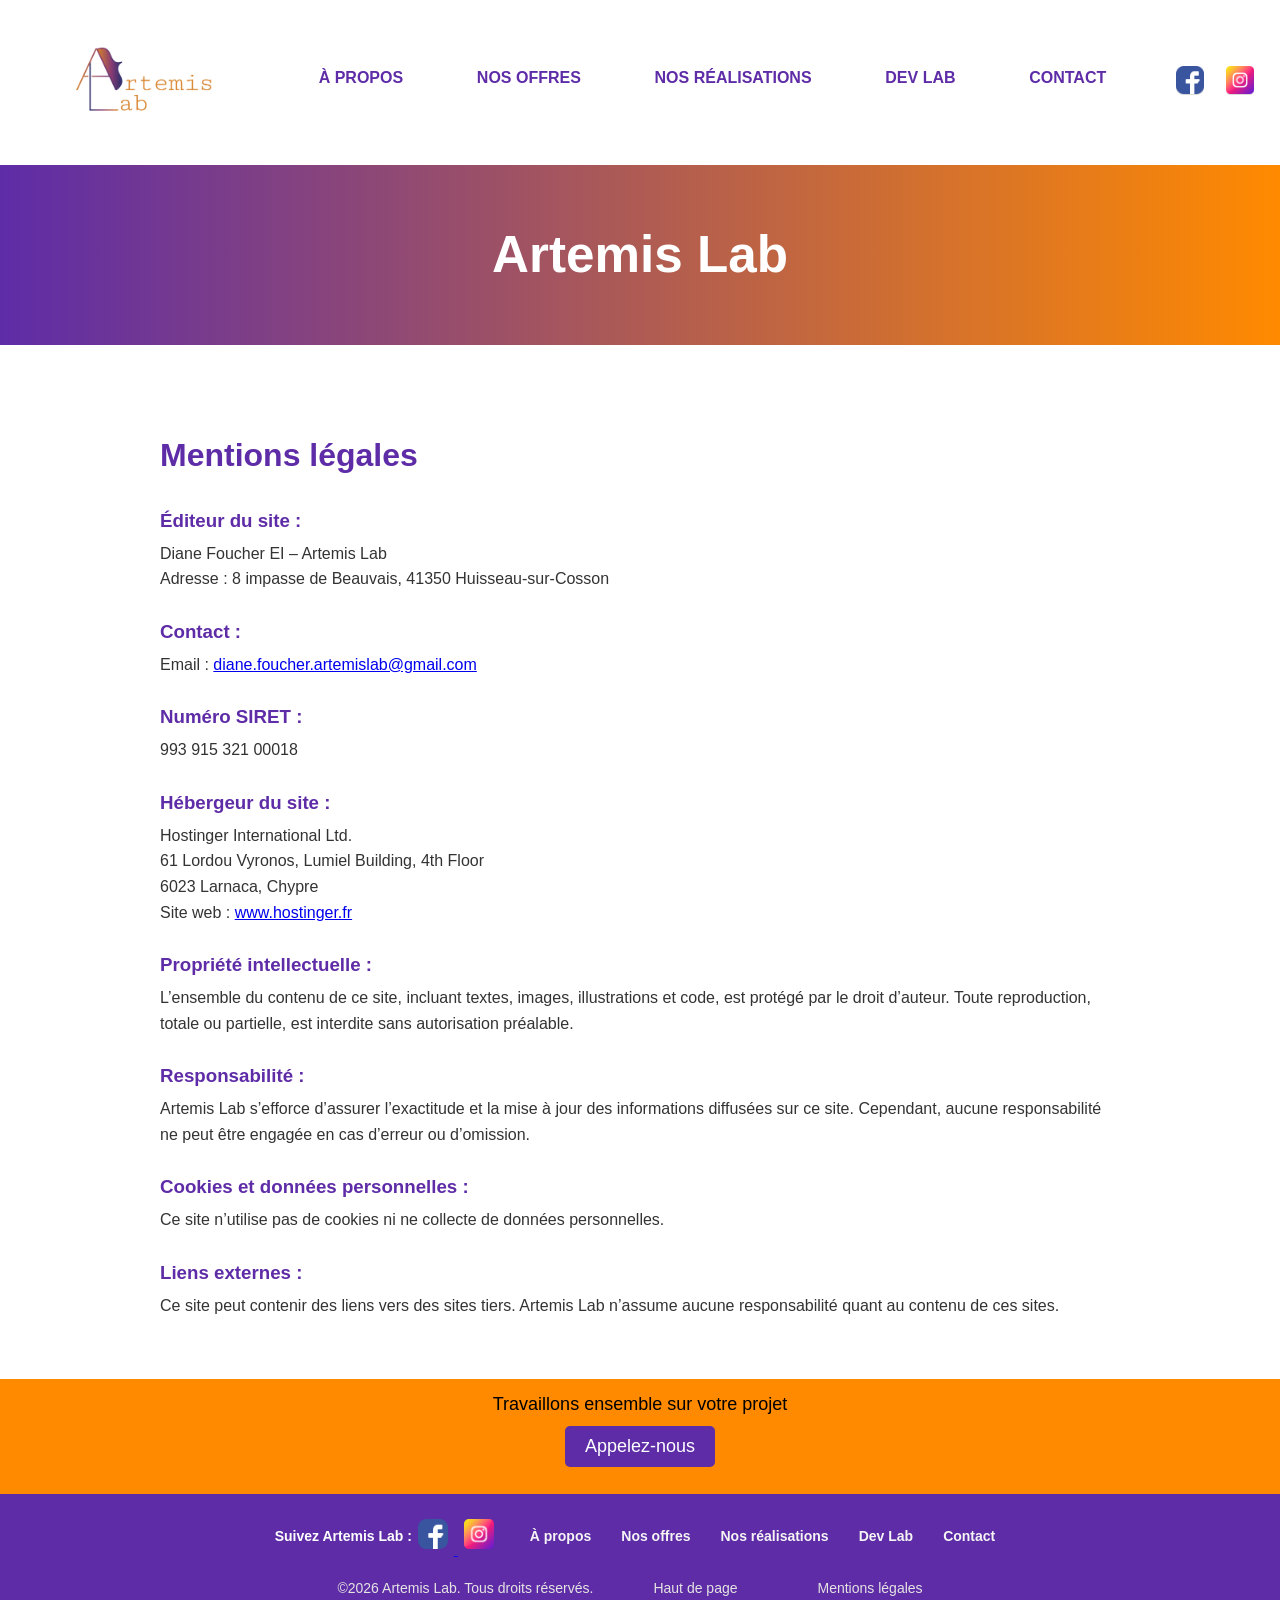
<file: mentions-legales.html>
<!doctype html>
<html lang="fr">
  <head>
    <meta charset="UTF-8" />
    <meta name="viewport" content="width=device-width, initial-scale=1.0" />
    <meta name="description" content="Consultez les mentions légales d'Artemis Lab, incluant les informations sur l'éditeur, l'hébergeur, la propriété intellectuelle et la responsabilité." />
    <title>Mentions légales – Artemis Lab</title>
    <link rel="stylesheet" href="styles/a-propos.css" />
  </head>
  <body>
<nav class="main-nav" aria-label="Navigation principale">
      <a class="logo-link" href="#top" aria-label="Haut de page"><img class="logo-name" src="./assets/logos/logo_artemislab-name.png" alt="Logo Artemis Lab" /></a>
     <ul class="nav-list">
        <li><a href="/a-propos.html" aria-label="Aller à la section à propos">À propos</a></li>
        <li><a href="/services-offres/" aria-label="Aller à la section services">Nos offres</a></li>
        <li><a href="/index.html#projects" aria-label="Aller à la section projets">Nos réalisations</a></li>
        <li><a href="/dev-lab/" aria-label="Aller à la section dev-lab">Dev Lab</a></li>
        <li><a href="/contact.html" aria-label="Aller à la section contact">Contact</a></li>
      </ul>
      <div class="nav-socials" aria-hidden="false">
        <a href="https://www.facebook.com/profile.php?id=61586052476132" target="_blank" rel="noopener noreferrer" aria-label="Facebook Artemis Lab">
          <img class="social-media-icon" src="./assets/social%20medias/Fb.png" alt="Facebook Artemis Lab" />
        </a>
        <a href="https://www.instagram.com/artemis.lab.dev/" target="_blank" rel="noopener noreferrer" aria-label="Instagram Artemis Lab">
          <img class="social-media-icon" src="./assets/social%20medias/insta.png" alt="Instagram Artemis Lab" />
        </a>
      </div>
    </nav>
    <header class="header" aria-label="En-tête principal">
      <div class="header-text">
        <h1 class="main-title">Artemis Lab</h1>
      </div>
    </header>
    
    <section class="legal">
      <h2>Mentions légales</h2>

      <h3>Éditeur du site :</h3>
      <p>
        Diane Foucher EI – Artemis Lab<br />
        Adresse : 8 impasse de Beauvais, 41350 Huisseau-sur-Cosson
      </p>

      <h3>Contact :</h3>
      <p>Email : <a href="mailto:diane.foucher.artemislab@gmail.com">diane.foucher.artemislab@gmail.com</a></p>

      <h3>Numéro SIRET :</h3>
      <p>993 915 321 00018</p>

      <h3>Hébergeur du site :</h3>
      <p>
        Hostinger International Ltd.<br />
        61 Lordou Vyronos, Lumiel Building, 4th Floor<br />
        6023 Larnaca, Chypre<br />
        Site web : <a href="https://www.hostinger.fr">www.hostinger.fr</a>
      </p>

      <h3>Propriété intellectuelle :</h3>
      <p>L’ensemble du contenu de ce site, incluant textes, images, illustrations et code, est protégé par le droit d’auteur. Toute reproduction, totale ou partielle, est interdite sans autorisation préalable.</p>

      <h3>Responsabilité :</h3>
      <p>Artemis Lab s’efforce d’assurer l’exactitude et la mise à jour des informations diffusées sur ce site. Cependant, aucune responsabilité ne peut être engagée en cas d’erreur ou d’omission.</p>

      <h3>Cookies et données personnelles :</h3>
      <p>Ce site n’utilise pas de cookies ni ne collecte de données personnelles.</p>

      <h3>Liens externes :</h3>
      <p>Ce site peut contenir des liens vers des sites tiers. Artemis Lab n’assume aucune responsabilité quant au contenu de ces sites.</p>
    </section>

       <footer class="site-footer">
      <div class="footer-highlight" id="contact">
        <p>Travaillons ensemble sur votre projet</p>
        <address>
          <a class="footer-cta" href="tel:+33613972752">Appelez-nous</a>
        </address>
      </div>
      <div class="footer-main">
        <div class="footer-menu">
        <div class="footer-socials">
          <p>Suivez Artemis Lab :</p>
          <div class="footer-social-icons">
          <a href="https://www.facebook.com/profile.php?id=61586052476132" target="_blank" rel="noopener noreferrer" aria-label="Facebook Artemis Lab">
            <img class="social-media-icon" src="./assets/social%20medias/Fb.png" alt="Facebook Artemis Lab" />
          </a>
          <a href="https://www.instagram.com/artemis.lab.dev/" target="_blank" rel="noopener noreferrer" aria-label="Instagram Artemis Lab">
            <img class="social-media-icon" src="./assets/social%20medias/insta.png" alt="Instagram Artemis Lab" />
          </a>
          </div>
        <nav aria-label="Liens de pied de page">
         <ul class="footer-links">
         <li><a href="/a-propos.html" aria-label="Aller à la page à propos">À propos</a></li>
        <li><a href="/services-offres/" aria-label="Aller à la page services">Nos offres</a></li>
        <li><a href="/#projects" aria-label="Aller à la page projets">Nos réalisations</a></li>
        <li><a href="/dev-lab/" aria-label="Aller à la page dev-lab">Dev Lab</a></li>
        <li><a href="/contact.html" aria-label="Aller à la page contact">Contact</a></li>
          </ul>
            </div>
            
        </div>
       <div class="footer-mentions">
        <p class="footer-copy">©<span id="current-year"></span> Artemis Lab. Tous droits réservés.</p>
        <a class="footer-link" href="#top" aria-label="revenir en haut de la page">Haut de page</a>
        <a class="footer-link" href="/mentions-legales.html" aria-label="Mentions légales"> Mentions légales </a>
        </div>
         </nav>
      </div>
    </footer>
    <script src="./scripts/carousel.js" defer></script>
     <script>
      document.getElementById("current-year").textContent = new Date().getFullYear();
    </script>
  </body>
</html>
</file>
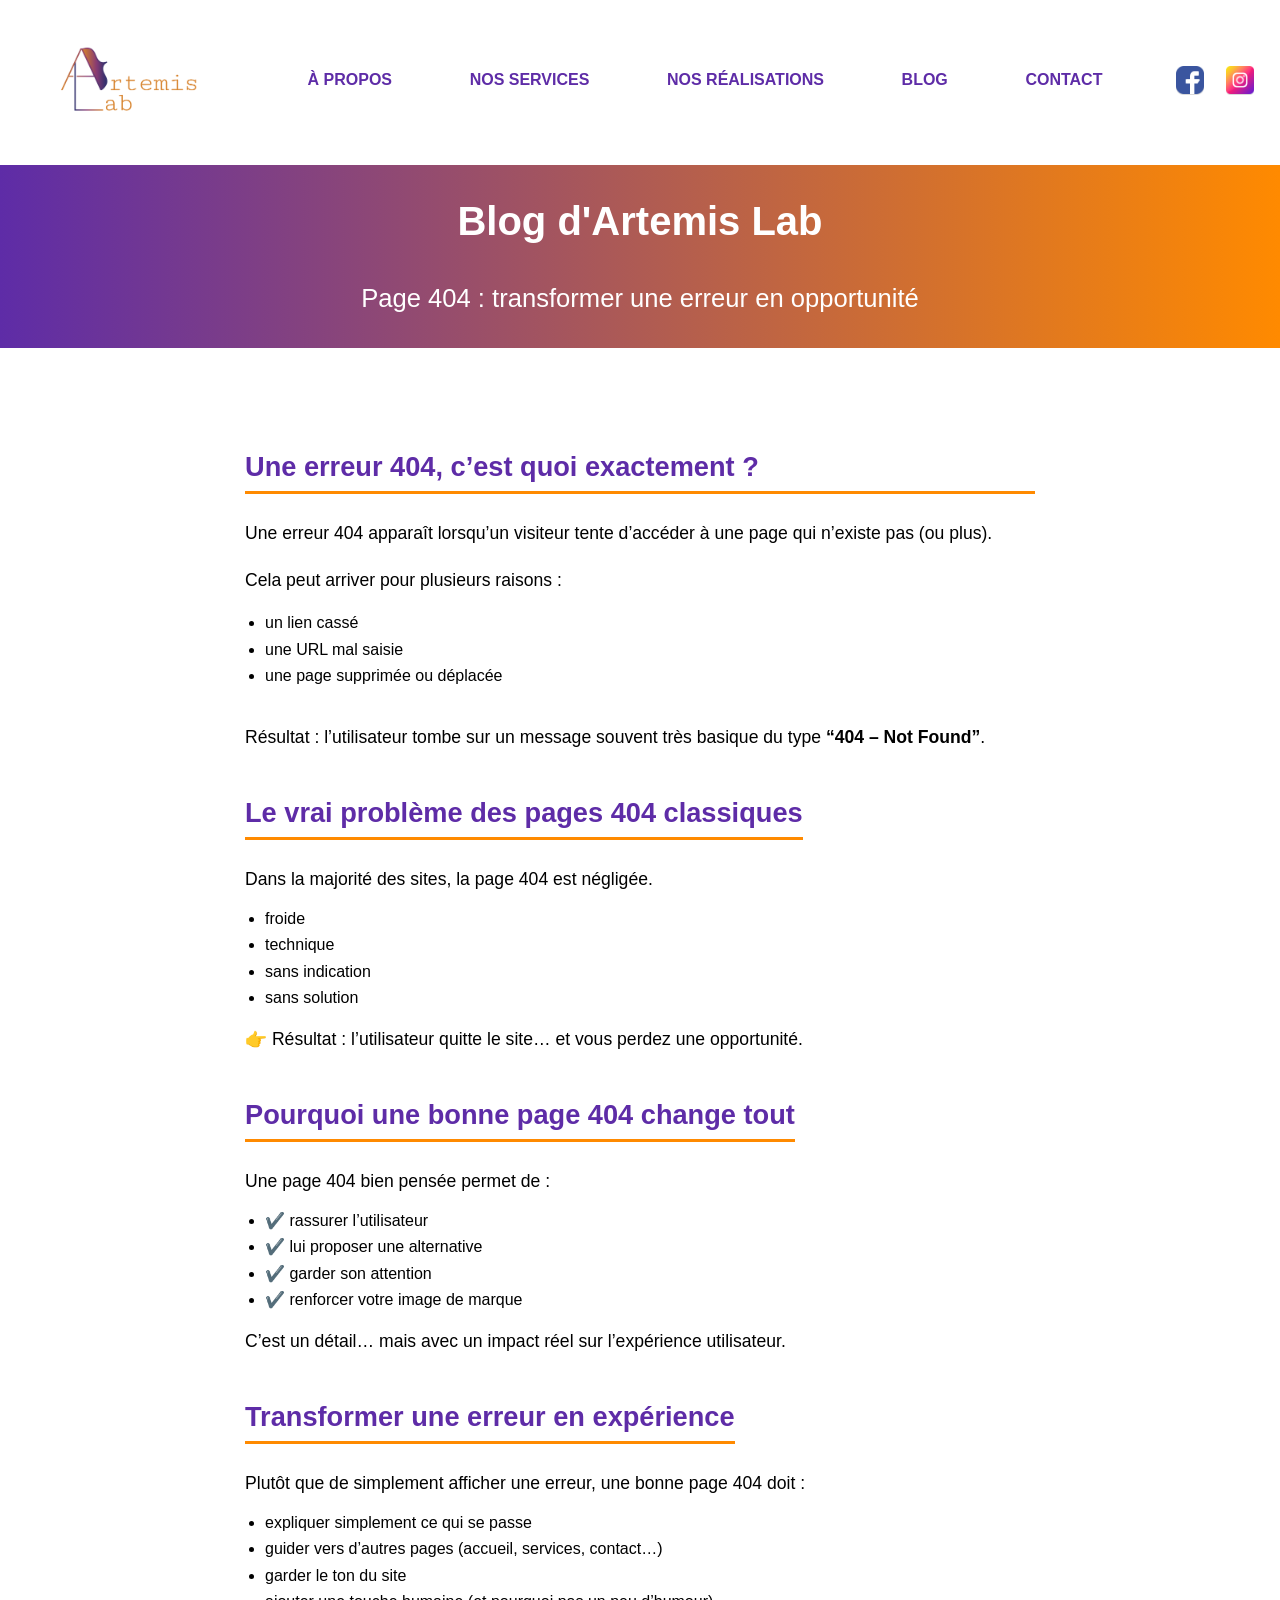
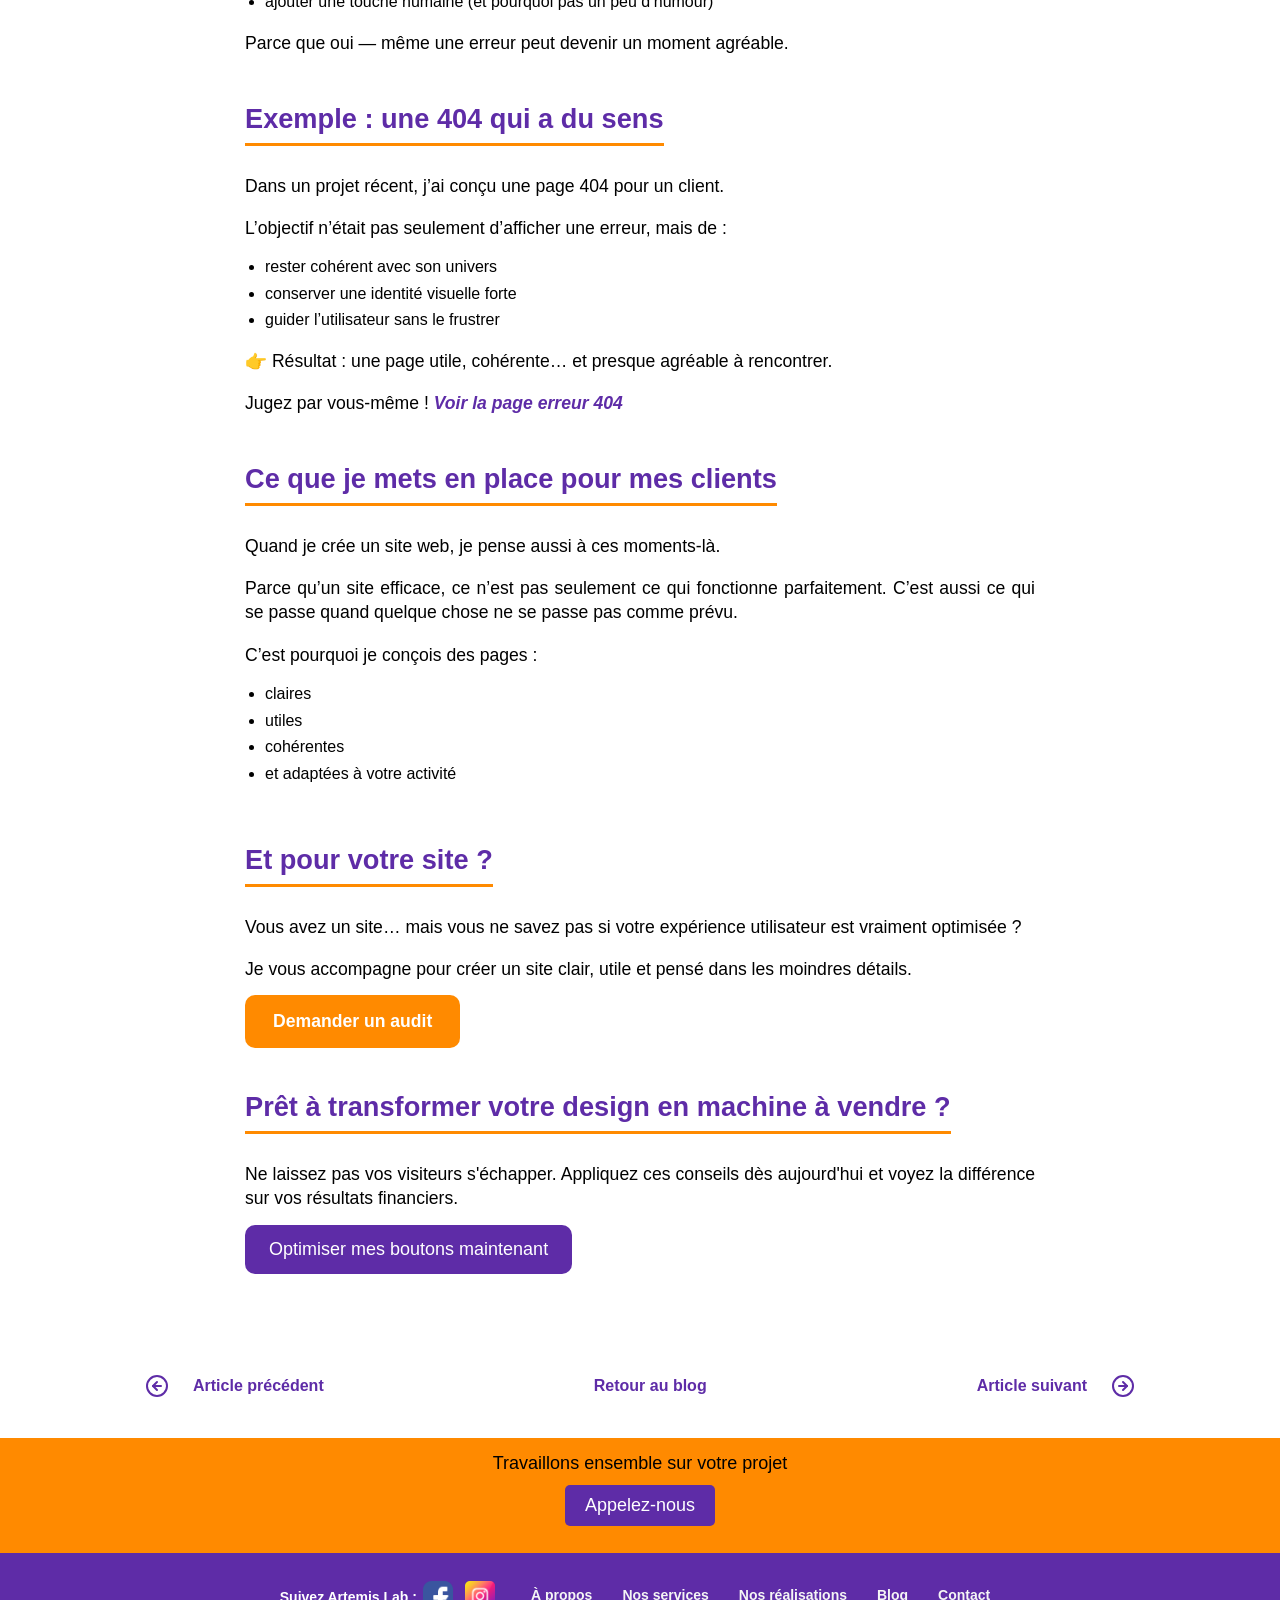
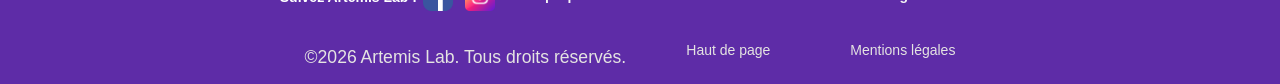
<file: blog/article-erreur-404.html>
<!doctype html>
<html lang="fr">
  <head>
    <meta charset="UTF-8" />
    <meta name="viewport" content="width=device-width, initial-scale=1.0" />
    <link rel="stylesheet" href="../styles/articles.css" />
    <title>L'erreur 404, c'est quoi ? - Artemis Lab</title>
  </head>
  <body>
<body id="top">
    <nav class="main-nav" aria-label="Navigation principale">
      <a class="logo-link" href="../index.html" aria-label="Haut de page"><img class="logo-name" src="../assets/logos/logo_artemislab-name.png" alt="Logo Artemis Lab" /></a>
      <ul class="nav-list">
        <li><a href="/a-propos.html" aria-label="Aller à la section à propos">À propos</a></li>
        <li><a href="/index.html#services" aria-label="Aller à la section services">Nos services</a></li>
        <li><a href="/index.html#projects">Nos réalisations</a></li>
        <li><a href="/blog/index.html">Blog</a></li>
        <li><a href="/index.html#contact" aria-label="Aller à la section contact">Contact</a></li>
      </ul>
      <div class="nav-socials" aria-hidden="false">
        <a href="https://www.facebook.com/profile.php?id=61586052476132" target="_blank" rel="noopener noreferrer" aria-label="Facebook Artemis Lab">
          <img class="social-media-icon" src="../assets/social%20medias/Fb.png" alt="Facebook Artemis Lab" />
        </a>
        <a href="https://www.instagram.com/artemis.lab.dev/" target="_blank" rel="noopener noreferrer" aria-label="Instagram Artemis Lab">
          <img class="social-media-icon" src="../assets/social%20medias/insta.png" alt="Instagram Artemis Lab" />
        </a>
      </div>
    </nav>
    <header class="header" aria-label="En-tête principal">
      <div class="header-text">
        <h1 class="main-title">Blog d'Artemis Lab</h1>
        <p class="hero-subtitle">Page 404 : transformer une erreur en opportunité</p>
      </div>
    </header>
<article class="blog-article">
        <h2>Une erreur 404, c’est quoi exactement ?</h2>
        <p>Une erreur 404 apparaît lorsqu’un visiteur tente d’accéder à une page qui n’existe pas (ou plus).</p>
        <p>Cela peut arriver pour plusieurs raisons :</p>
        <ul>
          <li>un lien cassé</li>
          <li>une URL mal saisie</li>
          <li>une page supprimée ou déplacée</li>
        </ul>
        <p>
          Résultat : l’utilisateur tombe sur un message souvent très basique du type
          <strong>“404 – Not Found”</strong>.
        </p>
      </section>

      <section>
        <h2>Le vrai problème des pages 404 classiques</h2>
        <p>Dans la majorité des sites, la page 404 est négligée.</p>
        <ul>
          <li>froide</li>
          <li>technique</li>
          <li>sans indication</li>
          <li>sans solution</li>
        </ul>
        <p>👉 Résultat : l’utilisateur quitte le site… et vous perdez une opportunité.</p>
      </section>

      <section>
        <h2>Pourquoi une bonne page 404 change tout</h2>
        <p>Une page 404 bien pensée permet de :</p>
        <ul>
          <li>✔️ rassurer l’utilisateur</li>
          <li>✔️ lui proposer une alternative</li>
          <li>✔️ garder son attention</li>
          <li>✔️ renforcer votre image de marque</li>
        </ul>
        <p>C’est un détail… mais avec un impact réel sur l’expérience utilisateur.</p>
      </section>

      <section>
        <h2>Transformer une erreur en expérience</h2>
        <p>Plutôt que de simplement afficher une erreur, une bonne page 404 doit :</p>
        <ul>
          <li>expliquer simplement ce qui se passe</li>
          <li>guider vers d’autres pages (accueil, services, contact…)</li>
          <li>garder le ton du site</li>
          <li>ajouter une touche humaine (et pourquoi pas un peu d’humour)</li>
        </ul>
        <p>Parce que oui — même une erreur peut devenir un moment agréable.</p>
      </section>

      <section>
        <h2>Exemple : une 404 qui a du sens</h2>
        <p>Dans un projet récent, j’ai conçu une page 404 pour un client.</p>
        <p>L’objectif n’était pas seulement d’afficher une erreur, mais de :</p>
        <ul>
          <li>rester cohérent avec son univers</li>
          <li>conserver une identité visuelle forte</li>
          <li>guider l’utilisateur sans le frustrer</li>
        </ul>
        <p>👉 Résultat : une page utile, cohérente… et presque agréable à rencontrer.</p>
        <p>Jugez par vous-même ! <a href="https://aferdestyle.fr/services/mellerie/" class="article-link" target="_blank" rel="noopener noreferrer"> Voir la page erreur 404 </a></p>
      </section>

      <section>
        <h2>Ce que je mets en place pour mes clients</h2>
        <p>Quand je crée un site web, je pense aussi à ces moments-là.</p>
        <p>Parce qu’un site efficace, ce n’est pas seulement ce qui fonctionne parfaitement. C’est aussi ce qui se passe quand quelque chose ne se passe pas comme prévu.</p>
        <p>C’est pourquoi je conçois des pages :</p>
        <ul>
          <li>claires</li>
          <li>utiles</li>
          <li>cohérentes</li>
          <li>et adaptées à votre activité</li>
        </ul>
      </section>

      <section class="article-cta">
        <h2>Et pour votre site ?</h2>
        <div class="article-conclusion">
          <p>Vous avez un site… mais vous ne savez pas si votre expérience utilisateur est vraiment optimisée ?</p>
          <p>Je vous accompagne pour créer un site clair, utile et pensé dans les moindres détails.</p>
        </div>
        <a href="mailto:diane.foucher.artemislab@gmail.com" class="article-cta-primary"> Demander un audit </a>
      </section>
      <div class="article-footer">
        <h2>Prêt à transformer votre design en machine à vendre ?</h2>
        <p>Ne laissez pas vos visiteurs s'échapper. Appliquez ces conseils dès aujourd'hui et voyez la différence sur vos résultats financiers.</p>
        <a href="mailto:diane.foucher.artemislab@gmail.com" class="article-cta-secondary">Optimiser mes boutons maintenant</a>
      </div>
    </div>
</article>
<div class="article-menu">
    <a href="/blog.html" class="article-menu-link" ><svg xmlns="http://www.w3.org/2000/svg" width="24" height="24" viewBox="0 0 24 24" fill="none" stroke="currentColor" stroke-width="2" stroke-linecap="round" stroke-linejoin="round" class="lucide lucide-circle-arrow-left-icon lucide-circle-arrow-left"><circle cx="12" cy="12" r="10"/><path d="m12 8-4 4 4 4"/><path d="M16 12H8"/></svg>Article précédent</a>
    <a href="/blog.html" class="article-menu-link">Retour au blog</a>
    <a href="/blog/article-un-site-ne-se-fait-pas-en-2-jours.html" class="article-menu-link">Article suivant<svg xmlns="http://www.w3.org/2000/svg" width="24" height="24" viewBox="0 0 24 24" fill="none" stroke="currentColor" stroke-width="2" stroke-linecap="round" stroke-linejoin="round" class="lucide lucide-circle-arrow-right-icon lucide-circle-arrow-right"><circle cx="12" cy="12" r="10"/><path d="m12 16 4-4-4-4"/><path d="M8 12h8"/></svg></a>
</div>

<footer class="site-footer">
      <div class="footer-highlight" id="contact">
        <p>Travaillons ensemble sur votre projet</p>
        <address>
          <a class="footer-cta" href="tel:+33613972752">Appelez-nous</a>
        </address>
      </div>
      <div class="footer-main">
        <div class="footer-menu">
        <div class="footer-socials">
          <p>Suivez Artemis Lab :</p>
          <a href="https://www.facebook.com/profile.php?id=61586052476132" target="_blank" rel="noopener noreferrer" aria-label="Facebook Artemis Lab">
            <img class="social-media-icon" src="../assets/social%20medias/Fb.png" alt="Facebook Artemis Lab" />
          </a>
          <a href="https://www.instagram.com/artemis.lab.dev/" target="_blank" rel="noopener noreferrer" aria-label="Instagram Artemis Lab">
            <img class="social-media-icon" src="../assets/social%20medias/insta.png" alt="Instagram Artemis Lab" />
          </a>
        <nav aria-label="Liens de pied de page">
          <ul class="footer-links">
         <li><a href="/a-propos.html" aria-label="Aller à la section à propos">À propos</a></li>
        <li><a href="/index.html#services" aria-label="Aller à la section services">Nos services</a></li>
        <li><a href="/index.html#projects">Nos réalisations</a></li>
        <li><a href="/blog/index.html" aria-label="Aller à la section blog">Blog</a></li>
        <li><a href="/index.html#contact" aria-label="Aller à la section contact">Contact</a></li>
          </ul>
            </div>         
        </div>
       <div class="footer-mentions">
        <p class="footer-copy">©<span id="current-year"></span> Artemis Lab. Tous droits réservés.</p>
        <a class="footer-link" href="#top" aria-label="revenir en haut de la page">Haut de page</a>
        <a class="footer-link" href="/mentions-legales.html" aria-label="Mentions légales"> Mentions légales </a>
        </div>
         </nav>
      </div>
    </footer>
     <script>
      document.getElementById("current-year").textContent = new Date().getFullYear();
    </script>
  </body>
</html>
</file>
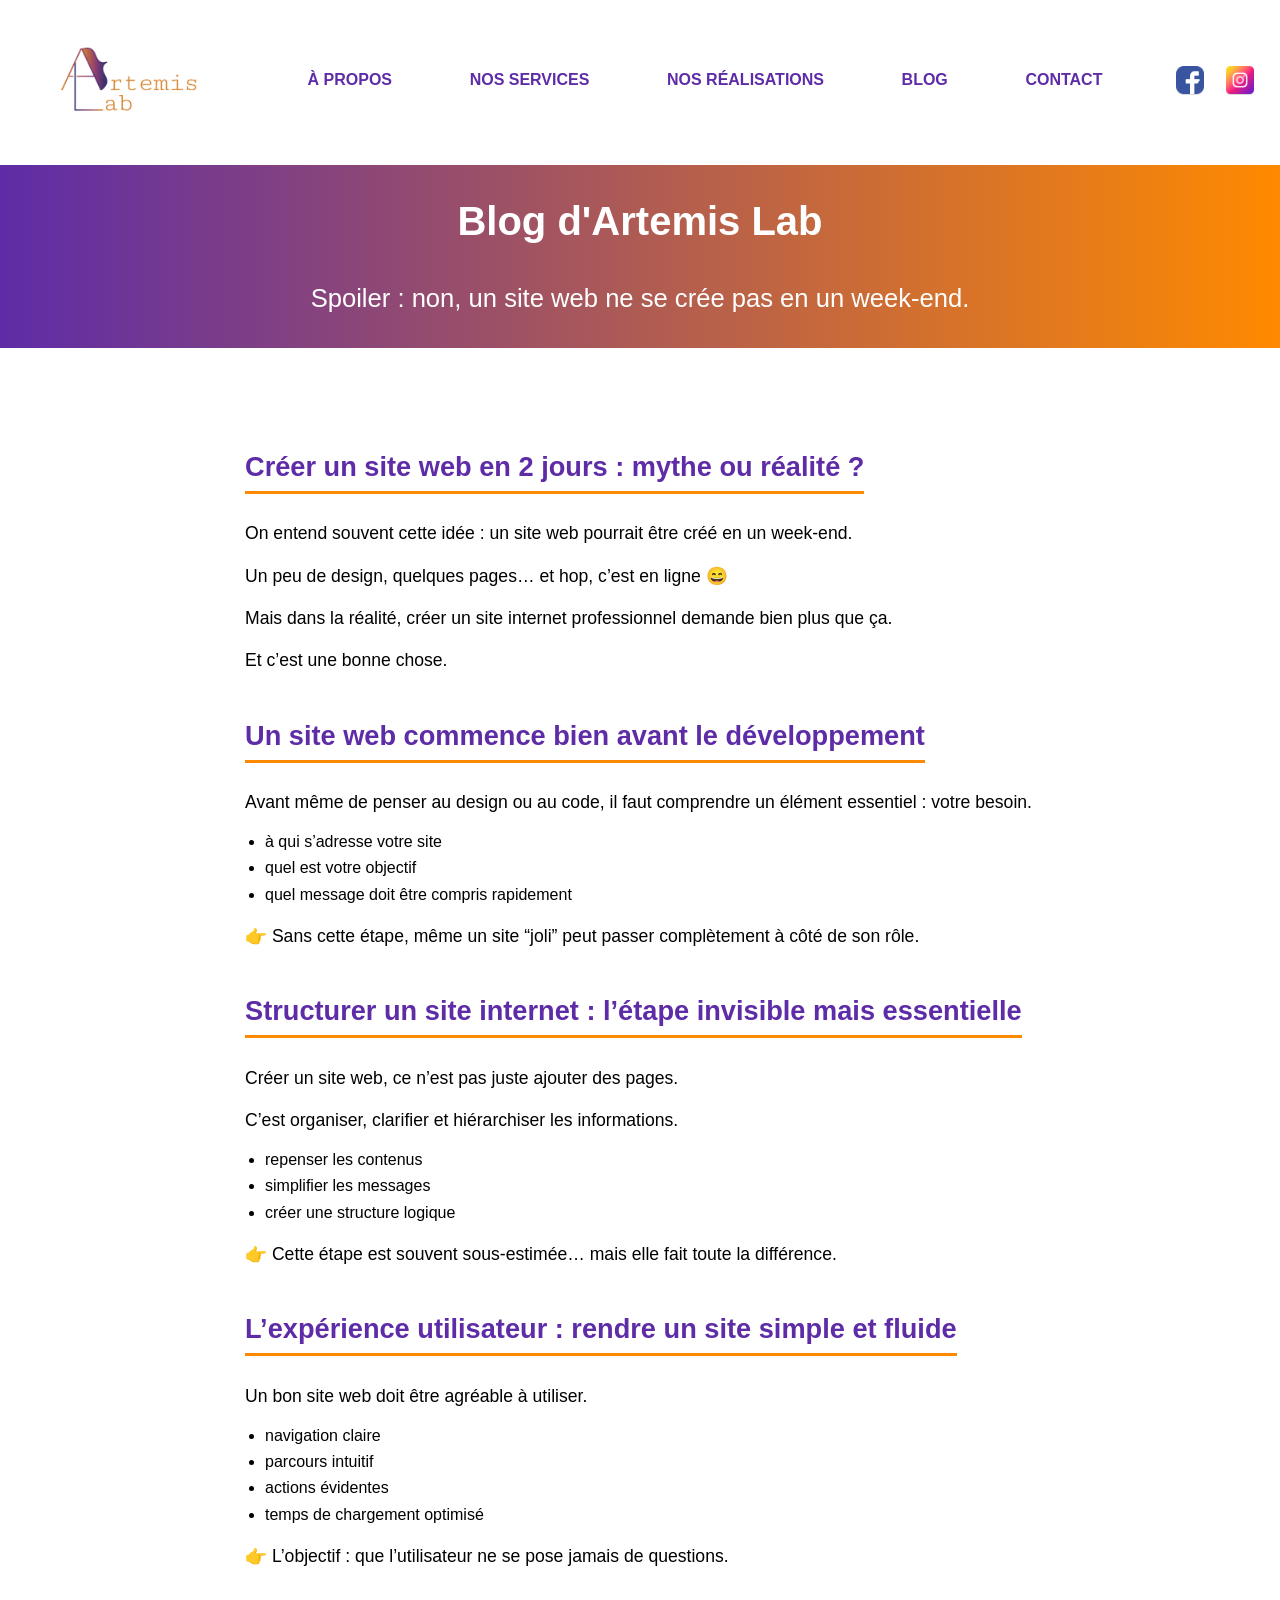
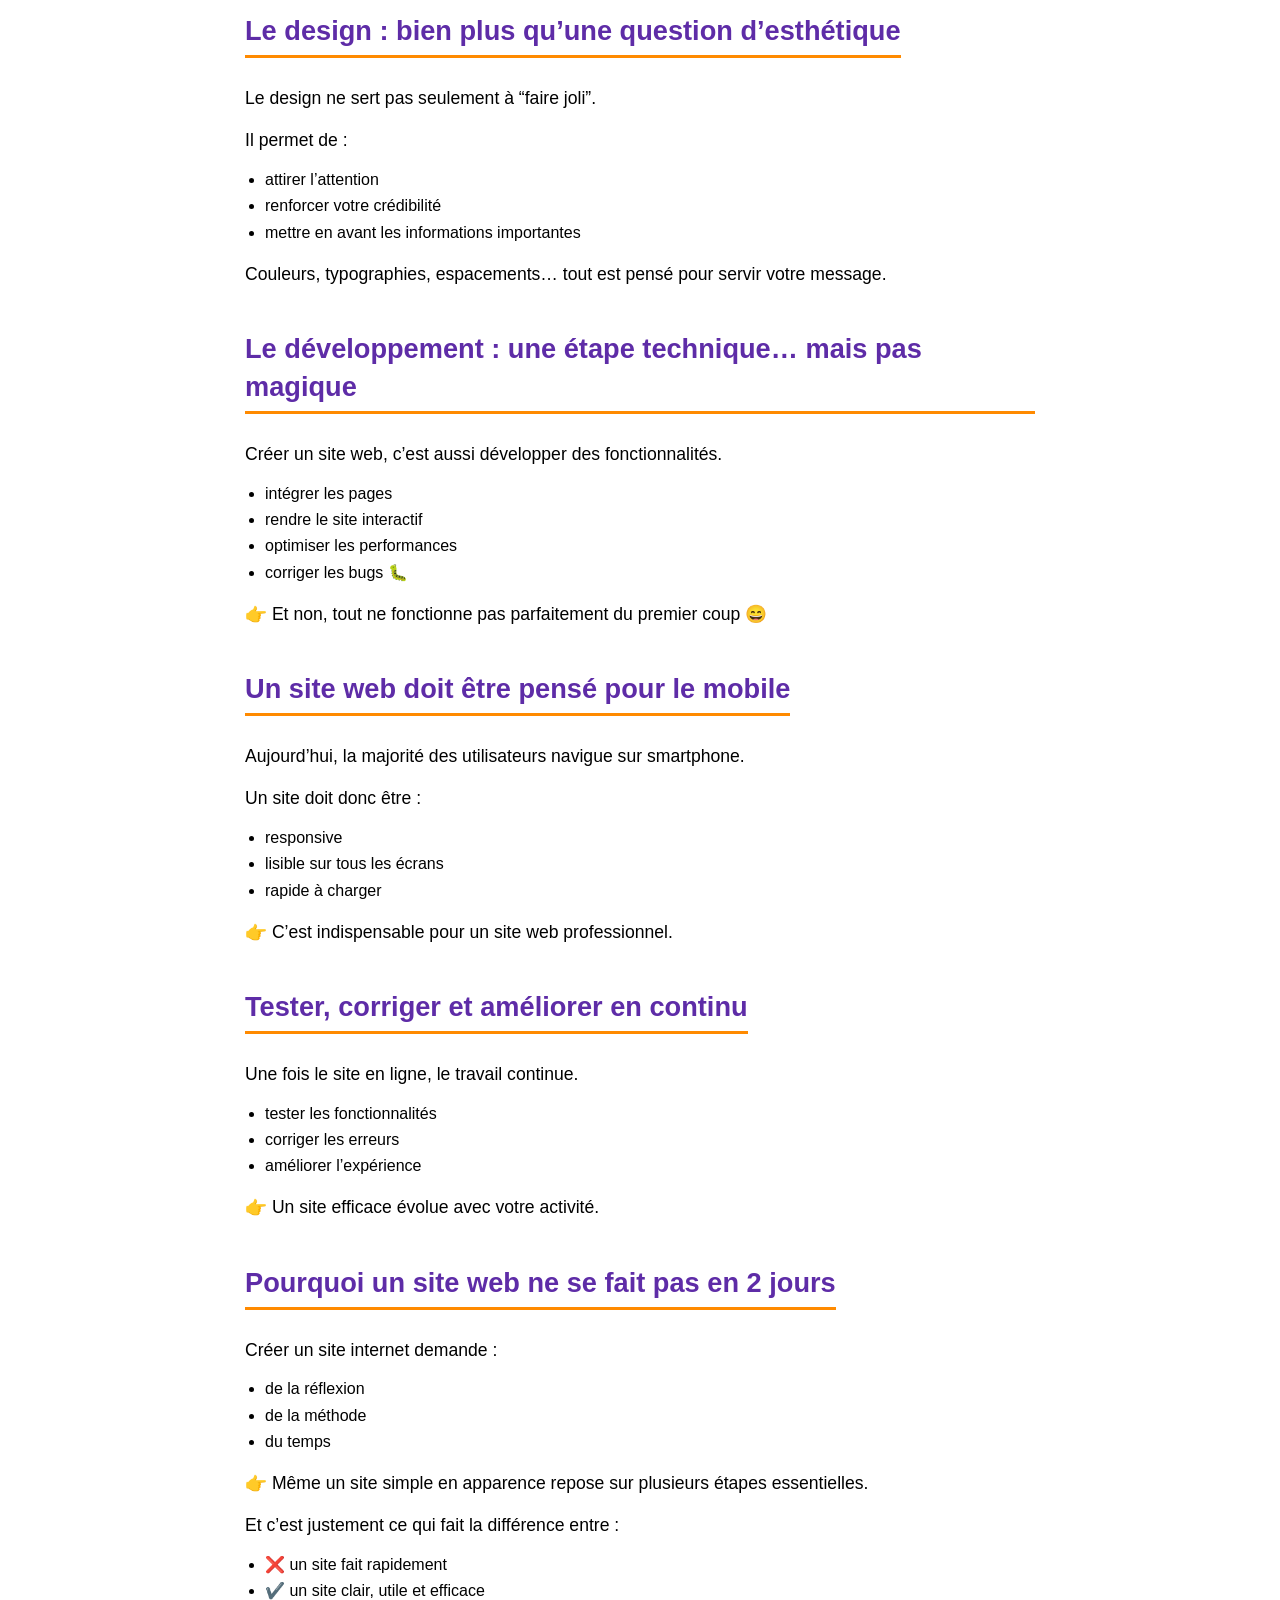
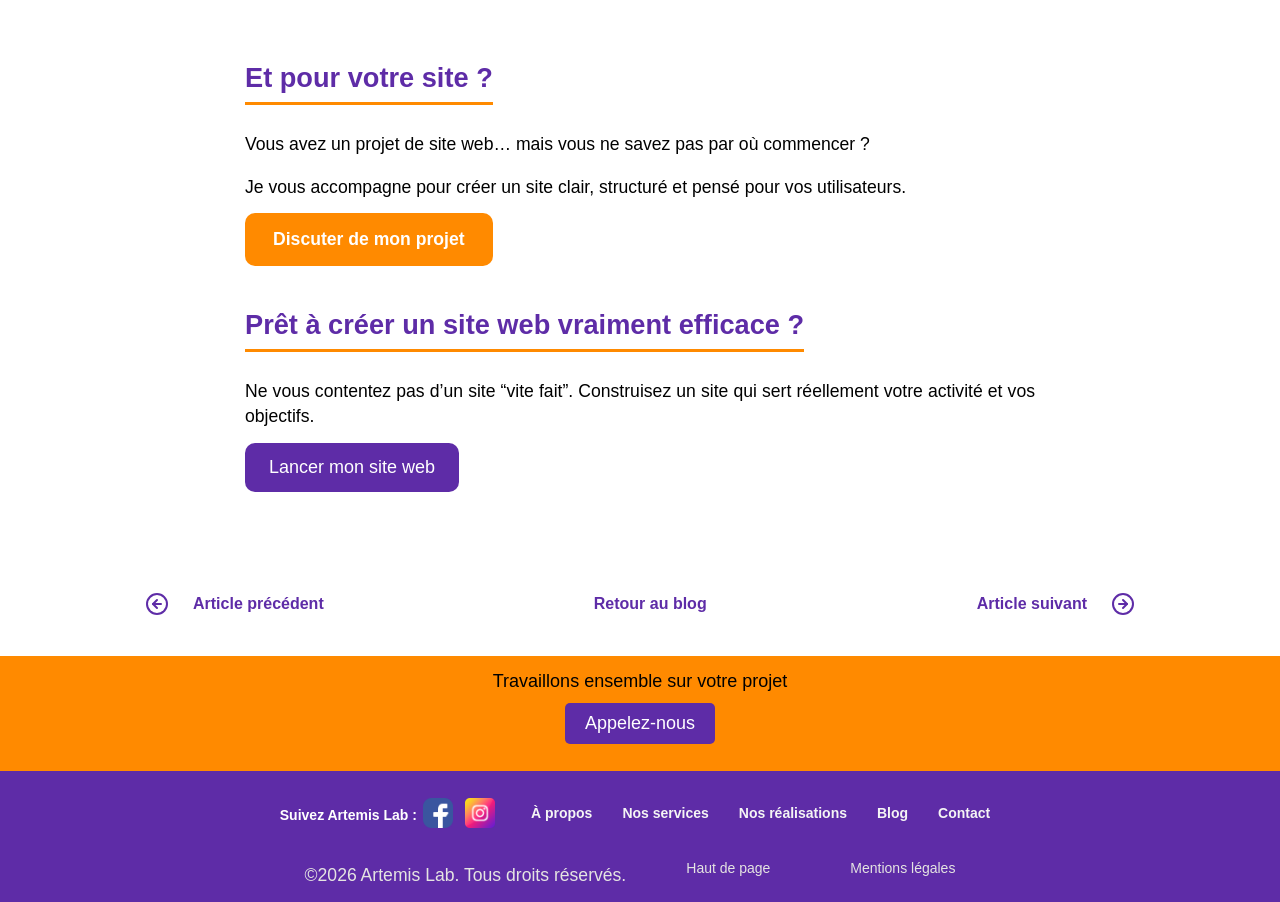
<file: blog/article-un-site-ne-se-fait-pas-en-2-jours.html>
<!doctype html>
<html lang="fr">
  <head>
    <meta charset="UTF-8" />
    <meta name="viewport" content="width=device-width, initial-scale=1.0" />
    <link rel="stylesheet" href="../styles/articles.css" />
    <title>L'erreur 404, c'est quoi ? - Artemis Lab</title>
  </head>
  <body>
<body id="top">
    <nav class="main-nav" aria-label="Navigation principale">
      <a class="logo-link" href="../index.html" aria-label="Haut de page"><img class="logo-name" src="../assets/logos/logo_artemislab-name.png" alt="Logo Artemis Lab" /></a>
      <ul class="nav-list">
        <li><a href="/a-propos.html" aria-label="Aller à la section à propos">À propos</a></li>
        <li><a href="/index.html#services" aria-label="Aller à la section services">Nos services</a></li>
        <li><a href="/index.html#projects">Nos réalisations</a></li>
        <li><a href="/blog.html">Blog</a></li>
        <li><a href="/index.html#contact" aria-label="Aller à la section contact">Contact</a></li>
      </ul>
      <div class="nav-socials" aria-hidden="false">
        <a href="https://www.facebook.com/profile.php?id=61586052476132" target="_blank" rel="noopener noreferrer" aria-label="Facebook Artemis Lab">
          <img class="social-media-icon" src="../assets/social%20medias/Fb.png" alt="Facebook Artemis Lab" />
        </a>
        <a href="https://www.instagram.com/artemis.lab.dev/" target="_blank" rel="noopener noreferrer" aria-label="Instagram Artemis Lab">
          <img class="social-media-icon" src="../assets/social%20medias/insta.png" alt="Instagram Artemis Lab" />
        </a>
      </div>
    </nav>
    <header class="header" aria-label="En-tête principal">
      <div class="header-text">
        <h1 class="main-title">Blog d'Artemis Lab</h1>
        <p class="hero-subtitle">Spoiler : non, un site web ne se crée pas en un week-end.</p>
      </div>
    </header>
<article class="blog-article">
  <section>
    <h2>Créer un site web en 2 jours : mythe ou réalité ?</h2>
    <p>On entend souvent cette idée : un site web pourrait être créé en un week-end.</p>
    <p>Un peu de design, quelques pages… et hop, c’est en ligne 😄</p>
    <p>Mais dans la réalité, créer un site internet professionnel demande bien plus que ça.</p>
    <p>Et c’est une bonne chose.</p>
  </section>

  <section>
    <h2>Un site web commence bien avant le développement</h2>
    <p>Avant même de penser au design ou au code, il faut comprendre un élément essentiel : votre besoin.</p>
    <ul>
      <li>à qui s’adresse votre site</li>
      <li>quel est votre objectif</li>
      <li>quel message doit être compris rapidement</li>
    </ul>
    <p>👉 Sans cette étape, même un site “joli” peut passer complètement à côté de son rôle.</p>
  </section>

  <section>
    <h2>Structurer un site internet : l’étape invisible mais essentielle</h2>
    <p>Créer un site web, ce n’est pas juste ajouter des pages.</p>
    <p>C’est organiser, clarifier et hiérarchiser les informations.</p>
    <ul>
      <li>repenser les contenus</li>
      <li>simplifier les messages</li>
      <li>créer une structure logique</li>
    </ul>
    <p>👉 Cette étape est souvent sous-estimée… mais elle fait toute la différence.</p>
  </section>

  <section>
    <h2>L’expérience utilisateur : rendre un site simple et fluide</h2>
    <p>Un bon site web doit être agréable à utiliser.</p>
    <ul>
      <li>navigation claire</li>
      <li>parcours intuitif</li>
      <li>actions évidentes</li>
      <li>temps de chargement optimisé</li>
    </ul>
    <p>👉 L’objectif : que l’utilisateur ne se pose jamais de questions.</p>
  </section>

  <section>
    <h2>Le design : bien plus qu’une question d’esthétique</h2>
    <p>Le design ne sert pas seulement à “faire joli”.</p>
    <p>Il permet de :</p>
    <ul>
      <li>attirer l’attention</li>
      <li>renforcer votre crédibilité</li>
      <li>mettre en avant les informations importantes</li>
    </ul>
    <p>Couleurs, typographies, espacements… tout est pensé pour servir votre message.</p>
  </section>

  <section>
    <h2>Le développement : une étape technique… mais pas magique</h2>
    <p>Créer un site web, c’est aussi développer des fonctionnalités.</p>
    <ul>
      <li>intégrer les pages</li>
      <li>rendre le site interactif</li>
      <li>optimiser les performances</li>
      <li>corriger les bugs 🐛</li>
    </ul>
    <p>👉 Et non, tout ne fonctionne pas parfaitement du premier coup 😄</p>
  </section>

  <section>
    <h2>Un site web doit être pensé pour le mobile</h2>
    <p>Aujourd’hui, la majorité des utilisateurs navigue sur smartphone.</p>
    <p>Un site doit donc être :</p>
    <ul>
      <li>responsive</li>
      <li>lisible sur tous les écrans</li>
      <li>rapide à charger</li>
    </ul>
    <p>👉 C’est indispensable pour un site web professionnel.</p>
  </section>

  <section>
    <h2>Tester, corriger et améliorer en continu</h2>
    <p>Une fois le site en ligne, le travail continue.</p>
    <ul>
      <li>tester les fonctionnalités</li>
      <li>corriger les erreurs</li>
      <li>améliorer l’expérience</li>
    </ul>
    <p>👉 Un site efficace évolue avec votre activité.</p>
  </section>

  <section>
    <h2>Pourquoi un site web ne se fait pas en 2 jours</h2>
    <p>Créer un site internet demande :</p>
    <ul>
      <li>de la réflexion</li>
      <li>de la méthode</li>
      <li>du temps</li>
    </ul>
    <p>👉 Même un site simple en apparence repose sur plusieurs étapes essentielles.</p>
    <p>Et c’est justement ce qui fait la différence entre :</p>
    <ul>
      <li>❌ un site fait rapidement</li>
      <li>✔️ un site clair, utile et efficace</li>
    </ul>
  </section>

  <section class="article-cta">
    <h2>Et pour votre site ?</h2>
    <div class="article-conclusion">
      <p>Vous avez un projet de site web… mais vous ne savez pas par où commencer ?</p>
      <p>Je vous accompagne pour créer un site clair, structuré et pensé pour vos utilisateurs.</p>
    </div>
    <a href="mailto:diane.foucher.artemislab@gmail.com" class="article-cta-primary"> Discuter de mon projet </a>
  </section>

  <div class="article-footer">
    <h2>Prêt à créer un site web vraiment efficace ?</h2>
    <p>Ne vous contentez pas d’un site “vite fait”. Construisez un site qui sert réellement votre activité et vos objectifs.</p>
    <a href="mailto:diane.foucher.artemislab@gmail.com" class="article-cta-secondary">Lancer mon site web</a>
  </div>
</article>
<div class="article-menu">
    <a href="/blog/article-erreur-404.html" class="article-menu-link" ><svg xmlns="http://www.w3.org/2000/svg" width="24" height="24" viewBox="0 0 24 24" fill="none" stroke="currentColor" stroke-width="2" stroke-linecap="round" stroke-linejoin="round" class="lucide lucide-circle-arrow-left-icon lucide-circle-arrow-left"><circle cx="12" cy="12" r="10"/><path d="m12 8-4 4 4 4"/><path d="M16 12H8"/></svg>Article précédent</a>
    <a href="/blog/index.html" class="article-menu-link">Retour au blog</a>
    <a href="/blog/index.html" class="article-menu-link">Article suivant<svg xmlns="http://www.w3.org/2000/svg" width="24" height="24" viewBox="0 0 24 24" fill="none" stroke="currentColor" stroke-width="2" stroke-linecap="round" stroke-linejoin="round" class="lucide lucide-circle-arrow-right-icon lucide-circle-arrow-right"><circle cx="12" cy="12" r="10"/><path d="m12 16 4-4-4-4"/><path d="M8 12h8"/></svg></a>
</div>

<footer class="site-footer">
      <div class="footer-highlight" id="contact">
        <p>Travaillons ensemble sur votre projet</p>
        <address>
          <a class="footer-cta" href="tel:+33613972752">Appelez-nous</a>
        </address>
      </div>
      <div class="footer-main">
        <div class="footer-menu">
        <div class="footer-socials">
          <p>Suivez Artemis Lab :</p>
          <a href="https://www.facebook.com/profile.php?id=61586052476132" target="_blank" rel="noopener noreferrer" aria-label="Facebook Artemis Lab">
            <img class="social-media-icon" src="../assets/social%20medias/Fb.png" alt="Facebook Artemis Lab" />
          </a>
          <a href="https://www.instagram.com/artemis.lab.dev/" target="_blank" rel="noopener noreferrer" aria-label="Instagram Artemis Lab">
            <img class="social-media-icon" src="../assets/social%20medias/insta.png" alt="Instagram Artemis Lab" />
          </a>
        <nav aria-label="Liens de pied de page">
          <ul class="footer-links">
         <li><a href="/a-propos.html" aria-label="Aller à la section à propos">À propos</a></li>
        <li><a href="/index.html#services" aria-label="Aller à la section services">Nos services</a></li>
        <li><a href="/index.html#projects" aria-label="Aller à la section projects">Nos réalisations</a></li>
        <li><a href="/blog/index.html" aria-label="Aller à la section blog">Blog</a></li>
        <li><a href="/index.html#contact" aria-label="Aller à la section contact">Contact</a></li>
          </ul>
            </div>         
        </div>
       <div class="footer-mentions">
        <p class="footer-copy">©<span id="current-year"></span> Artemis Lab. Tous droits réservés.</p>
        <a class="footer-link" href="#top" aria-label="revenir en haut de la page">Haut de page</a>
        <a class="footer-link" href="/mentions-legales.html" aria-label="Mentions légales"> Mentions légales </a>
        </div>
         </nav>
      </div>
    </footer>
     <script>
      document.getElementById("current-year").textContent = new Date().getFullYear();
    </script>
  </body>
</html>
</file>
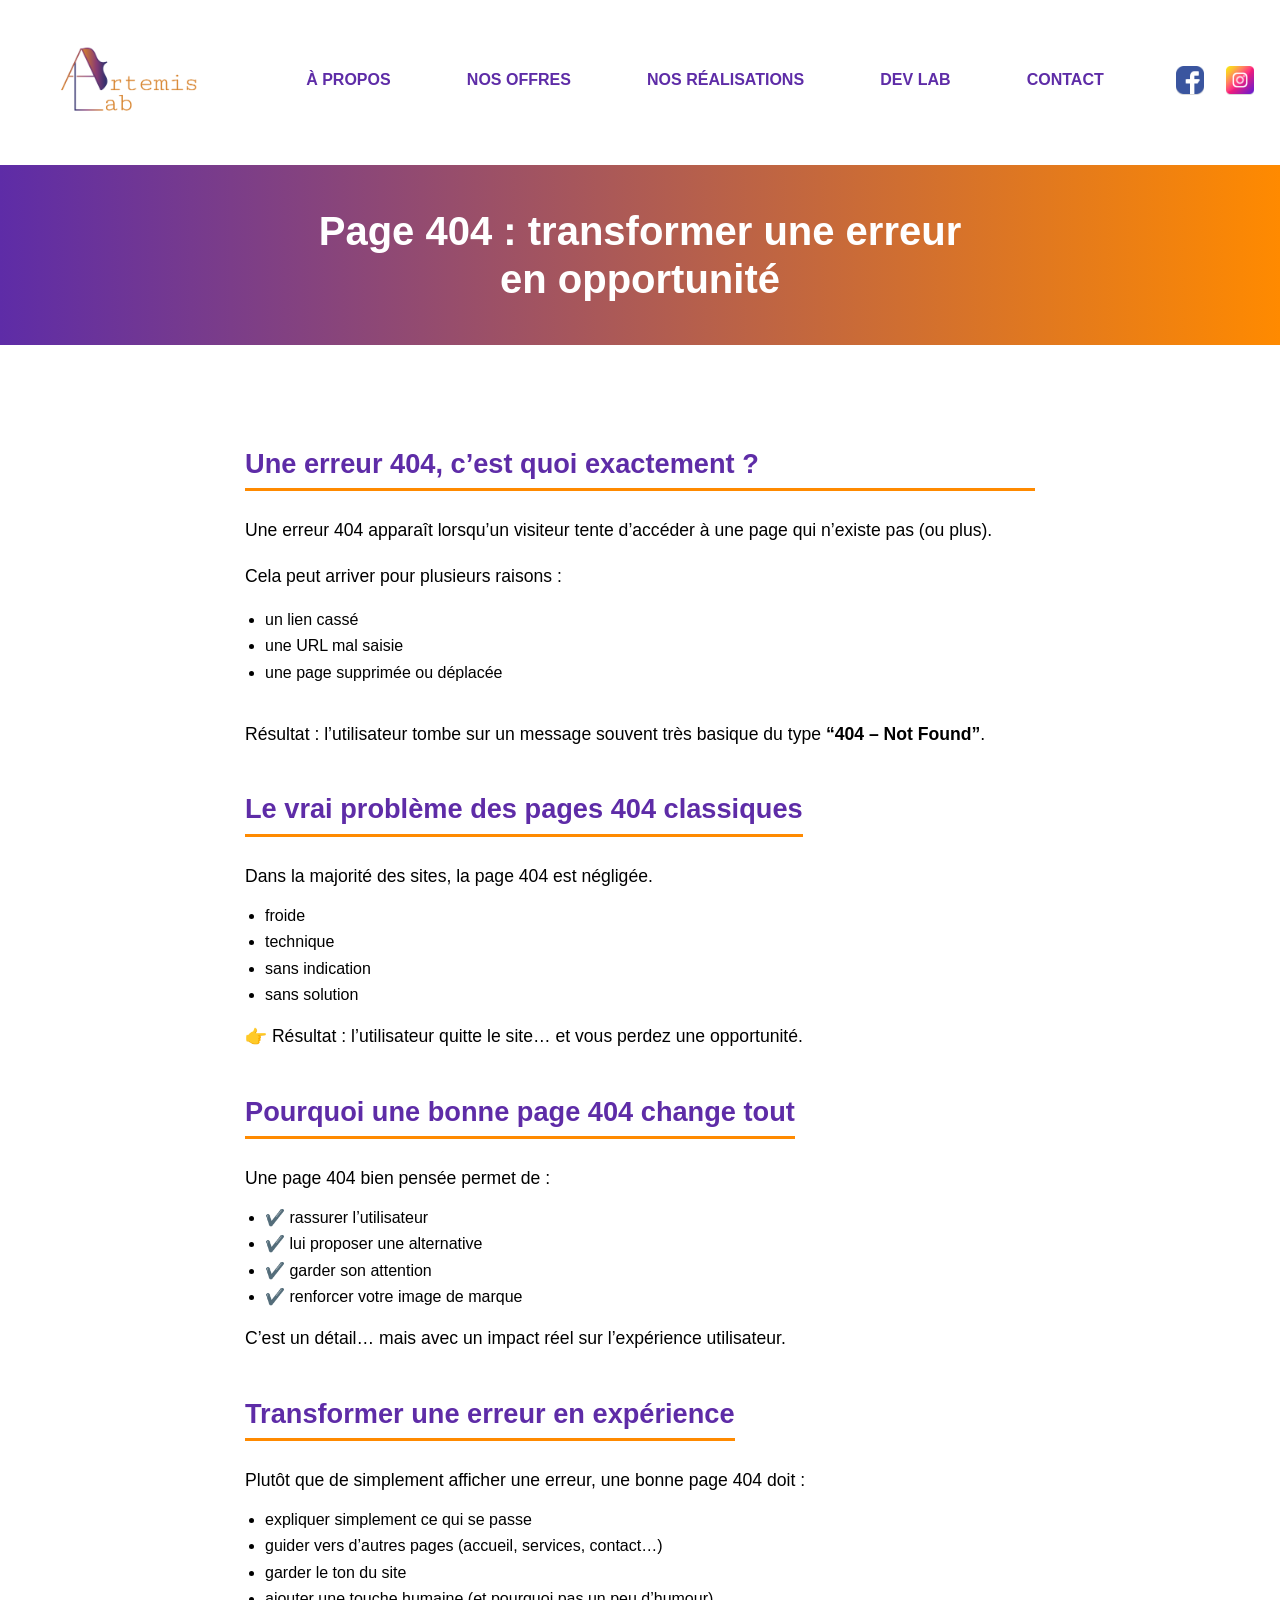
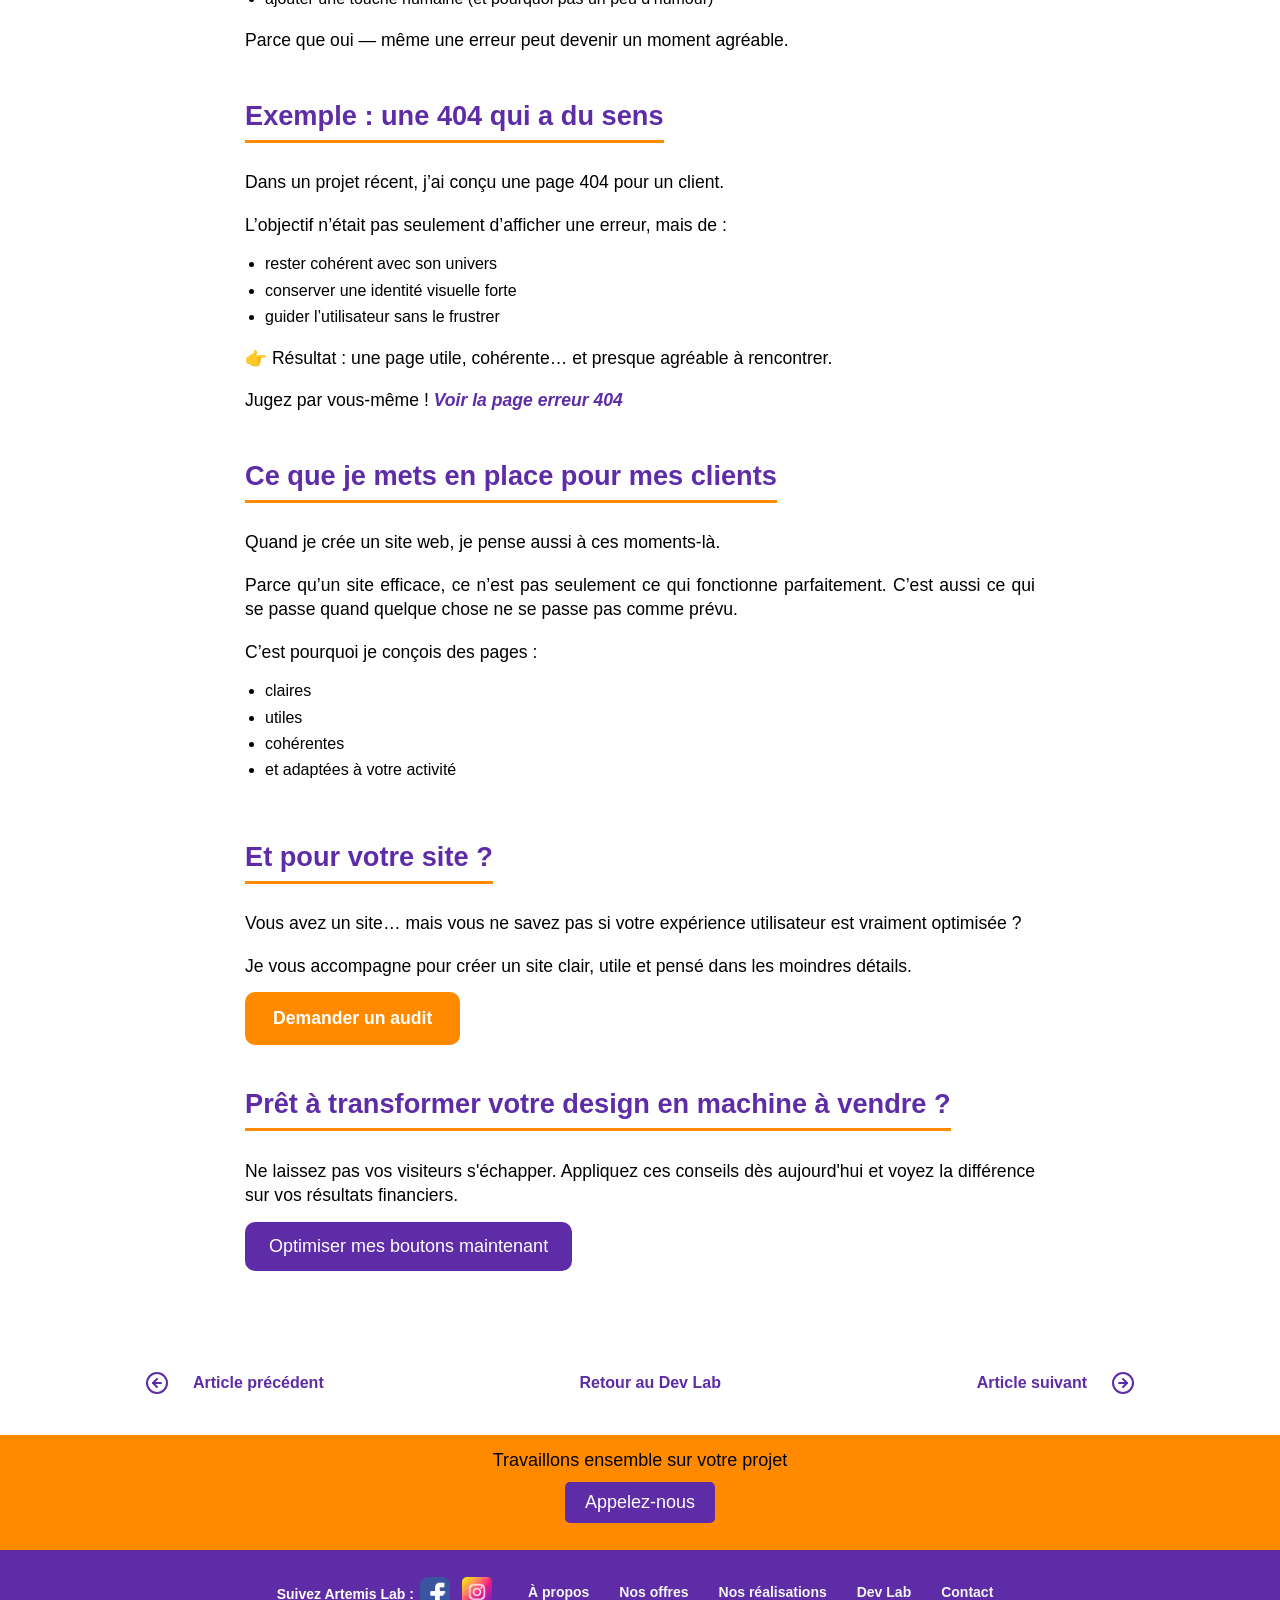
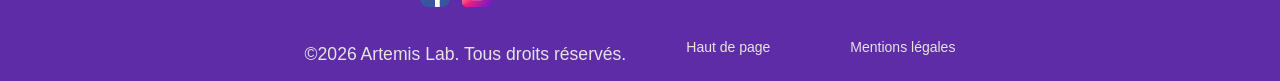
<file: dev-lab/article-erreur-404.html>
<!doctype html>
<html lang="fr">
  <head>
    <meta charset="UTF-8" />
    <meta name="viewport" content="width=device-width, initial-scale=1.0" />
    <link rel="stylesheet" href="../styles/articles.css" />
    <title>L'erreur 404, c'est quoi ? - Artemis Lab</title>
  </head>
  <body>
<body id="top">
    <nav class="main-nav" aria-label="Navigation principale">
      <a class="logo-link" href="../index.html" aria-label="Haut de page"><img class="logo-name" src="../assets/logos/logo_artemislab-name.png" alt="Logo Artemis Lab" /></a>
      <ul class="nav-list">
        <li><a href="../a-propos.html" aria-label="Aller à la page à propos">À propos</a></li>
        <li><a href="../services-offres/" aria-label="Aller à la page services">Nos offres</a></li>
        <li><a href="../#projects" aria-label="Aller à la page projets">Nos réalisations</a></li>
        <li><a href="../dev-lab/" aria-label="Aller à la page dev-lab">Dev Lab</a></li>
        <li><a href="../contact.html" aria-label="Aller à la page contact">Contact</a></li>
      </ul>
      <div class="nav-socials" aria-hidden="false">
        <a href="https://www.facebook.com/profile.php?id=61586052476132" target="_blank" rel="noopener noreferrer" aria-label="Facebook Artemis Lab">
          <img class="social-media-icon" src="../assets/social%20medias/Fb.png" alt="Facebook Artemis Lab" />
        </a>
        <a href="https://www.instagram.com/artemis.lab.dev/" target="_blank" rel="noopener noreferrer" aria-label="Instagram Artemis Lab">
          <img class="social-media-icon" src="../assets/social%20medias/insta.png" alt="Instagram Artemis Lab" />
        </a>
      </div>
    </nav>
    <header class="header" aria-label="En-tête principal">
      <div class="header-text">
        <h1 class="main-title">Page 404 : transformer une erreur <br>en opportunité</h1>
      </div>
    </header>
<article class="blog-article">
        <h2>Une erreur 404, c’est quoi exactement ?</h2>
        <p>Une erreur 404 apparaît lorsqu’un visiteur tente d’accéder à une page qui n’existe pas (ou plus).</p>
        <p>Cela peut arriver pour plusieurs raisons :</p>
        <ul>
          <li>un lien cassé</li>
          <li>une URL mal saisie</li>
          <li>une page supprimée ou déplacée</li>
        </ul>
        <p>
          Résultat : l’utilisateur tombe sur un message souvent très basique du type
          <strong>“404 – Not Found”</strong>.
        </p>
      </section>

      <section>
        <h2>Le vrai problème des pages 404 classiques</h2>
        <p>Dans la majorité des sites, la page 404 est négligée.</p>
        <ul>
          <li>froide</li>
          <li>technique</li>
          <li>sans indication</li>
          <li>sans solution</li>
        </ul>
        <p>👉 Résultat : l’utilisateur quitte le site… et vous perdez une opportunité.</p>
      </section>

      <section>
        <h2>Pourquoi une bonne page 404 change tout</h2>
        <p>Une page 404 bien pensée permet de :</p>
        <ul>
          <li>✔️ rassurer l’utilisateur</li>
          <li>✔️ lui proposer une alternative</li>
          <li>✔️ garder son attention</li>
          <li>✔️ renforcer votre image de marque</li>
        </ul>
        <p>C’est un détail… mais avec un impact réel sur l’expérience utilisateur.</p>
      </section>

      <section>
        <h2>Transformer une erreur en expérience</h2>
        <p>Plutôt que de simplement afficher une erreur, une bonne page 404 doit :</p>
        <ul>
          <li>expliquer simplement ce qui se passe</li>
          <li>guider vers d’autres pages (accueil, services, contact…)</li>
          <li>garder le ton du site</li>
          <li>ajouter une touche humaine (et pourquoi pas un peu d’humour)</li>
        </ul>
        <p>Parce que oui — même une erreur peut devenir un moment agréable.</p>
      </section>

      <section>
        <h2>Exemple : une 404 qui a du sens</h2>
        <p>Dans un projet récent, j’ai conçu une page 404 pour un client.</p>
        <p>L’objectif n’était pas seulement d’afficher une erreur, mais de :</p>
        <ul>
          <li>rester cohérent avec son univers</li>
          <li>conserver une identité visuelle forte</li>
          <li>guider l’utilisateur sans le frustrer</li>
        </ul>
        <p>👉 Résultat : une page utile, cohérente… et presque agréable à rencontrer.</p>
        <p>Jugez par vous-même ! <a href="https://aferdestyle.fr/services/mellerie/" class="article-link" target="_blank" rel="noopener noreferrer"> Voir la page erreur 404 </a></p>
      </section>

      <section>
        <h2>Ce que je mets en place pour mes clients</h2>
        <p>Quand je crée un site web, je pense aussi à ces moments-là.</p>
        <p>Parce qu’un site efficace, ce n’est pas seulement ce qui fonctionne parfaitement. C’est aussi ce qui se passe quand quelque chose ne se passe pas comme prévu.</p>
        <p>C’est pourquoi je conçois des pages :</p>
        <ul>
          <li>claires</li>
          <li>utiles</li>
          <li>cohérentes</li>
          <li>et adaptées à votre activité</li>
        </ul>
      </section>

      <section class="article-cta">
        <h2>Et pour votre site ?</h2>
        <div class="article-conclusion">
          <p>Vous avez un site… mais vous ne savez pas si votre expérience utilisateur est vraiment optimisée ?</p>
          <p>Je vous accompagne pour créer un site clair, utile et pensé dans les moindres détails.</p>
        </div>
        <a href="mailto:diane.foucher.artemislab@gmail.com" class="article-cta-primary"> Demander un audit </a>
      </section>
      <div class="article-footer">
        <h2>Prêt à transformer votre design en machine à vendre ?</h2>
        <p>Ne laissez pas vos visiteurs s'échapper. Appliquez ces conseils dès aujourd'hui et voyez la différence sur vos résultats financiers.</p>
        <a href="mailto:diane.foucher.artemislab@gmail.com" class="article-cta-secondary">Optimiser mes boutons maintenant</a>
      </div>
    </div>
</article>
<div class="article-menu">
    <a href="/dev-lab/" class="article-menu-link" ><svg xmlns="http://www.w3.org/2000/svg" width="24" height="24" viewBox="0 0 24 24" fill="none" stroke="currentColor" stroke-width="2" stroke-linecap="round" stroke-linejoin="round" class="lucide lucide-circle-arrow-left-icon lucide-circle-arrow-left"><circle cx="12" cy="12" r="10"/><path d="m12 8-4 4 4 4"/><path d="M16 12H8"/></svg>Article précédent</a>
    <a href="/dev-lab/" class="article-menu-link">Retour au Dev Lab</a>
    <a href="/dev-lab/article-un-site-ne-se-fait-pas-en-2-jours.html" class="article-menu-link">Article suivant<svg xmlns="http://www.w3.org/2000/svg" width="24" height="24" viewBox="0 0 24 24" fill="none" stroke="currentColor" stroke-width="2" stroke-linecap="round" stroke-linejoin="round" class="lucide lucide-circle-arrow-right-icon lucide-circle-arrow-right"><circle cx="12" cy="12" r="10"/><path d="m12 16 4-4-4-4"/><path d="M8 12h8"/></svg></a>
</div>

<footer class="site-footer">
      <div class="footer-highlight" id="contact">
        <p>Travaillons ensemble sur votre projet</p>
        <address>
          <a class="footer-cta" href="tel:+33613972752">Appelez-nous</a>
        </address>
      </div>
      <div class="footer-main">
        <div class="footer-menu">
        <div class="footer-socials">
          <p>Suivez Artemis Lab :</p>
          <a href="https://www.facebook.com/profile.php?id=61586052476132" target="_blank" rel="noopener noreferrer" aria-label="Facebook Artemis Lab">
            <img class="social-media-icon" src="../assets/social%20medias/Fb.png" alt="Facebook Artemis Lab" />
          </a>
          <a href="https://www.instagram.com/artemis.lab.dev/" target="_blank" rel="noopener noreferrer" aria-label="Instagram Artemis Lab">
            <img class="social-media-icon" src="../assets/social%20medias/insta.png" alt="Instagram Artemis Lab" />
          </a>
        <nav aria-label="Liens de pied de page">
          <ul class="footer-links">
         <li><a href="../a-propos.html" aria-label="Aller à la page à propos">À propos</a></li>
        <li><a href="../services-offres/" aria-label="Aller à la page services">Nos offres</a></li>
        <li><a href="../#projects" aria-label="Aller à la page projets">Nos réalisations</a></li>
        <li><a href="../dev-lab/" aria-label="Aller à la page dev-lab">Dev Lab</a></li>
        <li><a href="../contact.html" aria-label="Aller à la page contact">Contact</a></li>
          </ul>
            </div>         
        </div>
       <div class="footer-mentions">
        <p class="footer-copy">©<span id="current-year"></span> Artemis Lab. Tous droits réservés.</p>
        <a class="footer-link" href="#top" aria-label="revenir en haut de la page">Haut de page</a>
        <a class="footer-link" href="/mentions-legales.html" aria-label="Mentions légales"> Mentions légales </a>
        </div>
         </nav>
      </div>
    </footer>
     <script>
      document.getElementById("current-year").textContent = new Date().getFullYear();
    </script>
  </body>
</html>
</file>
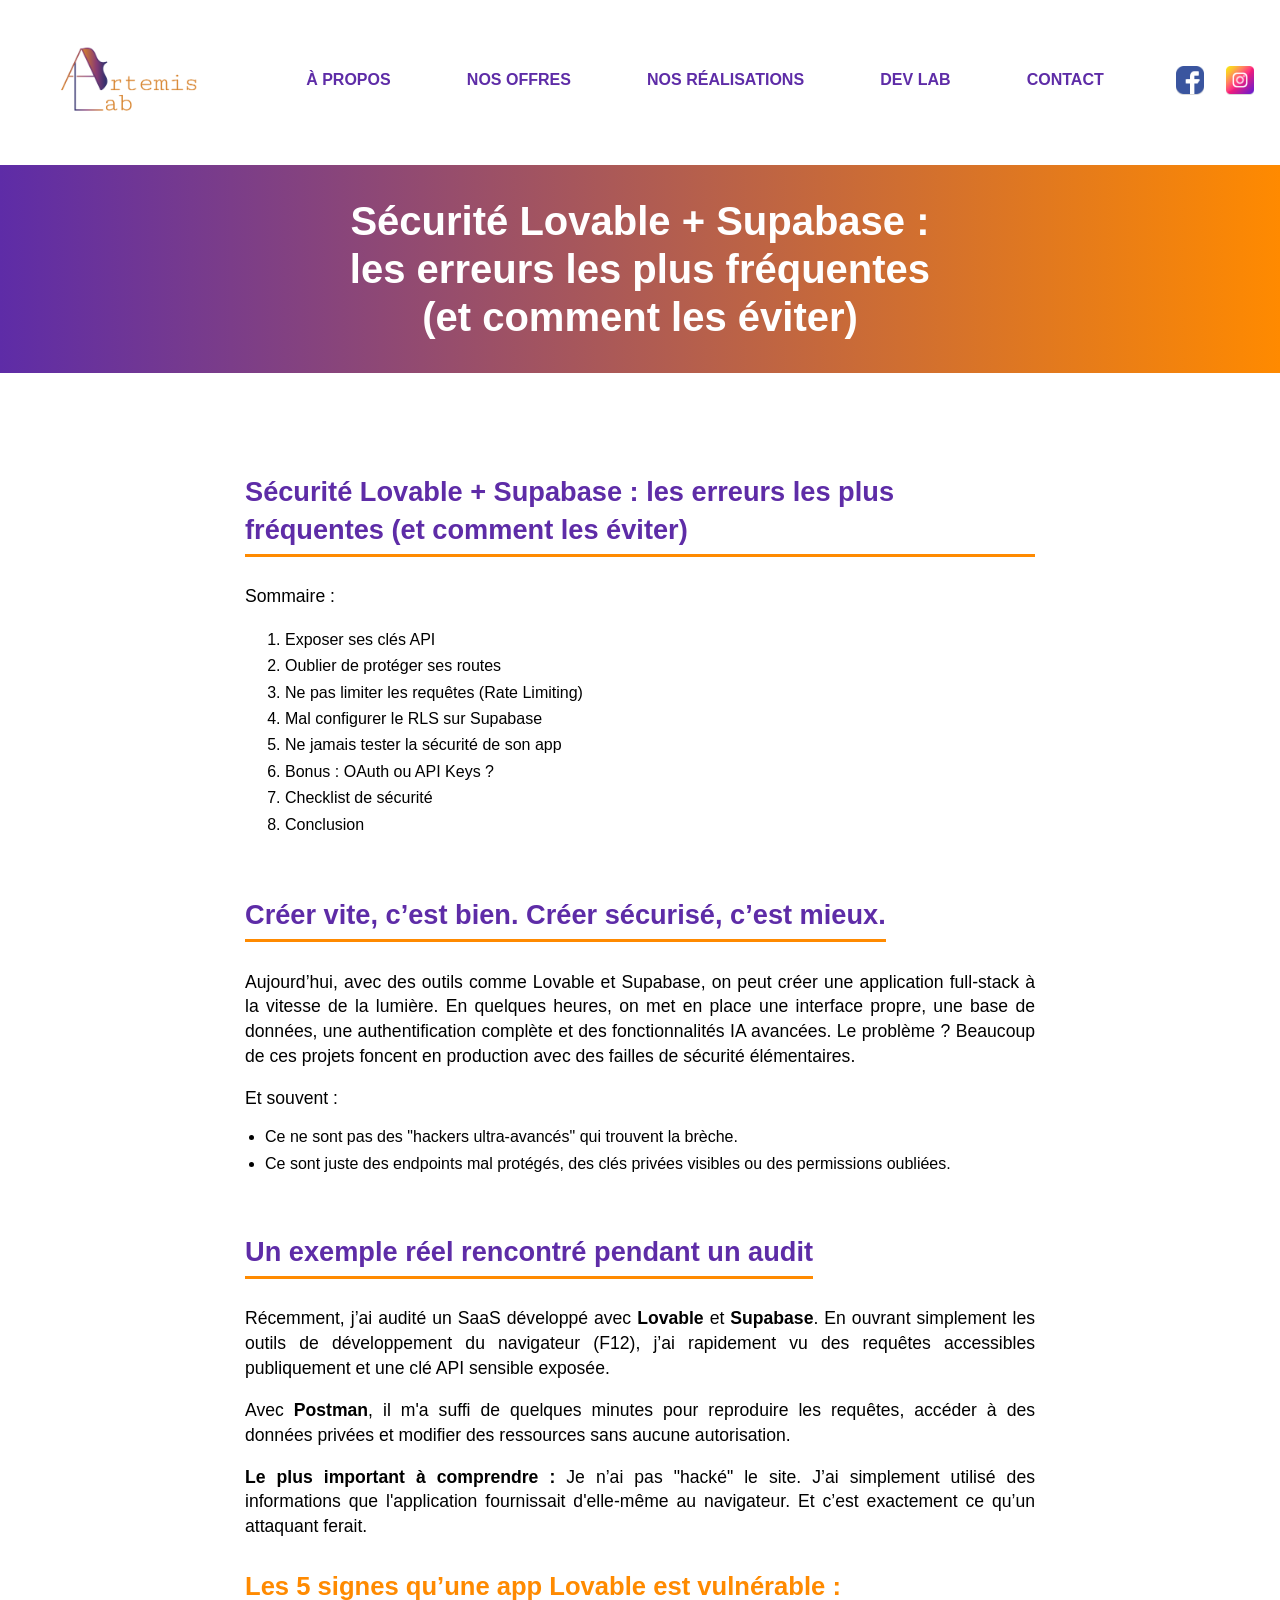
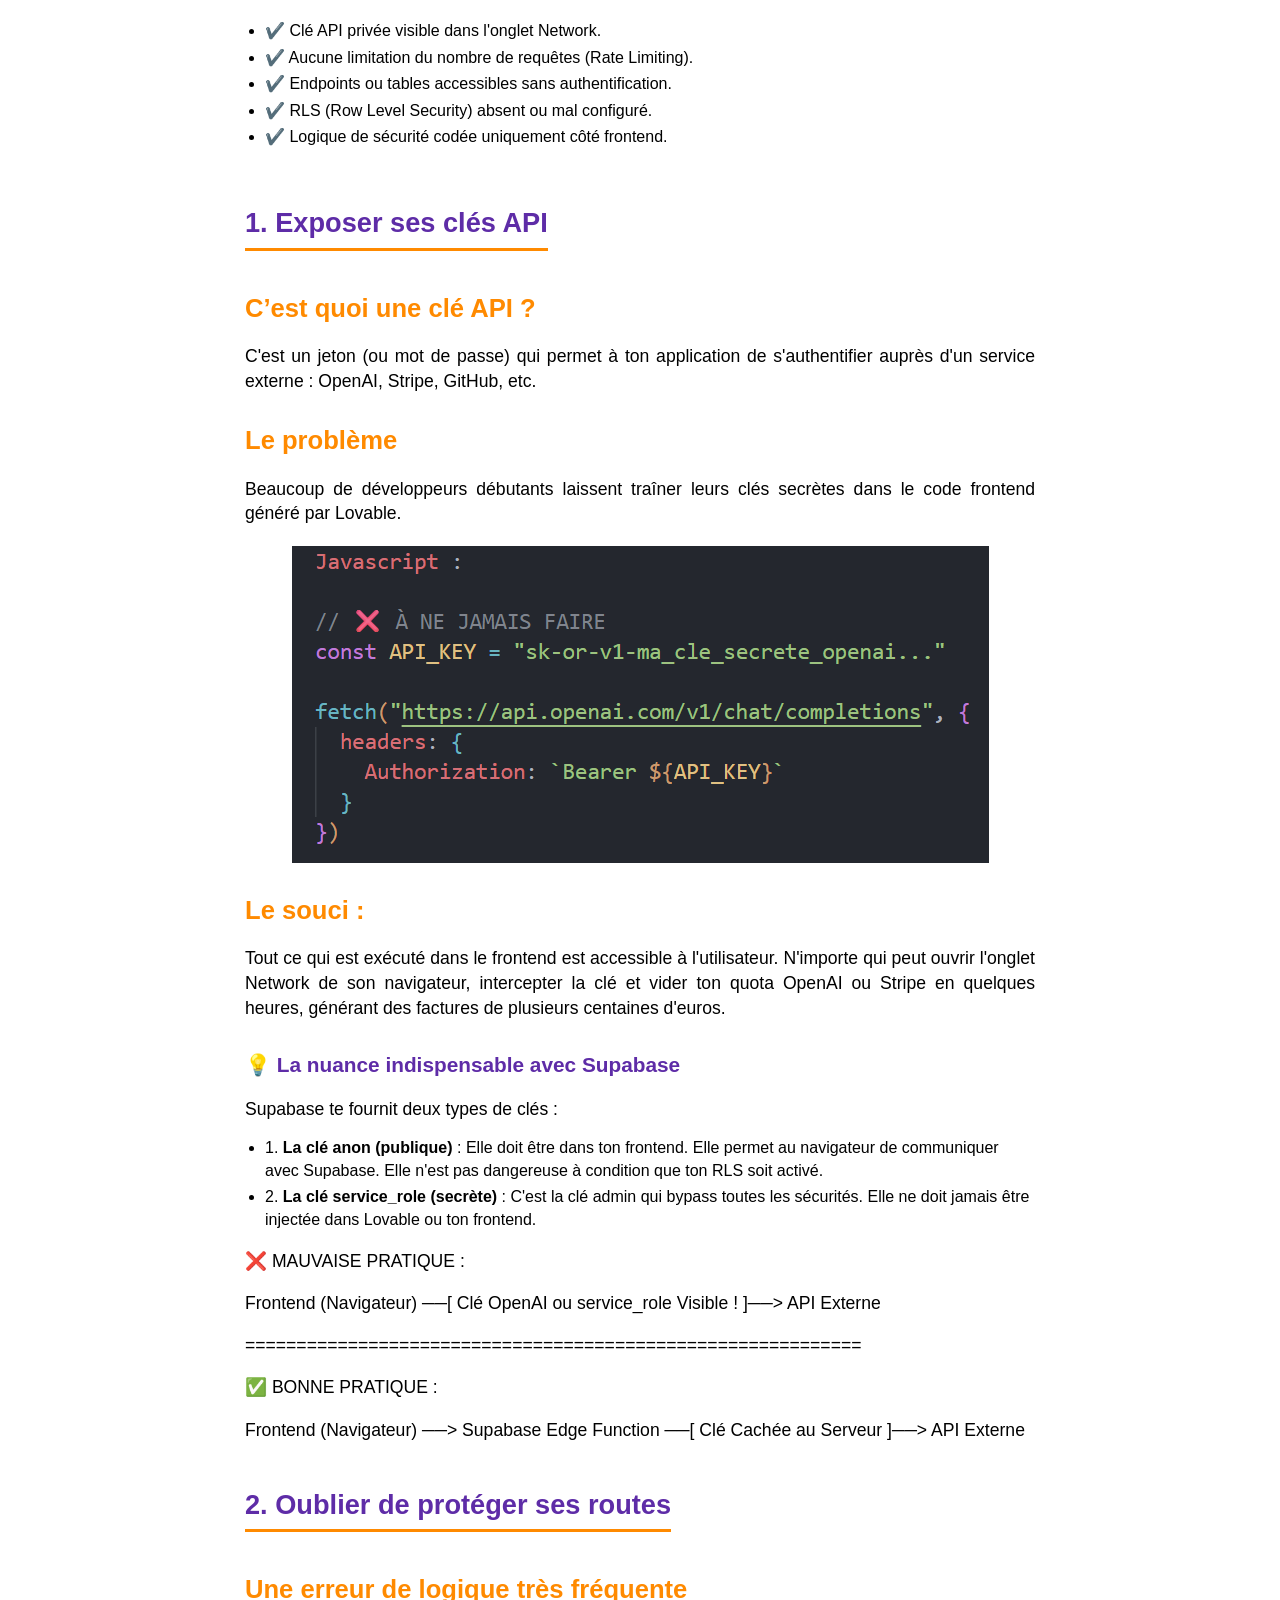
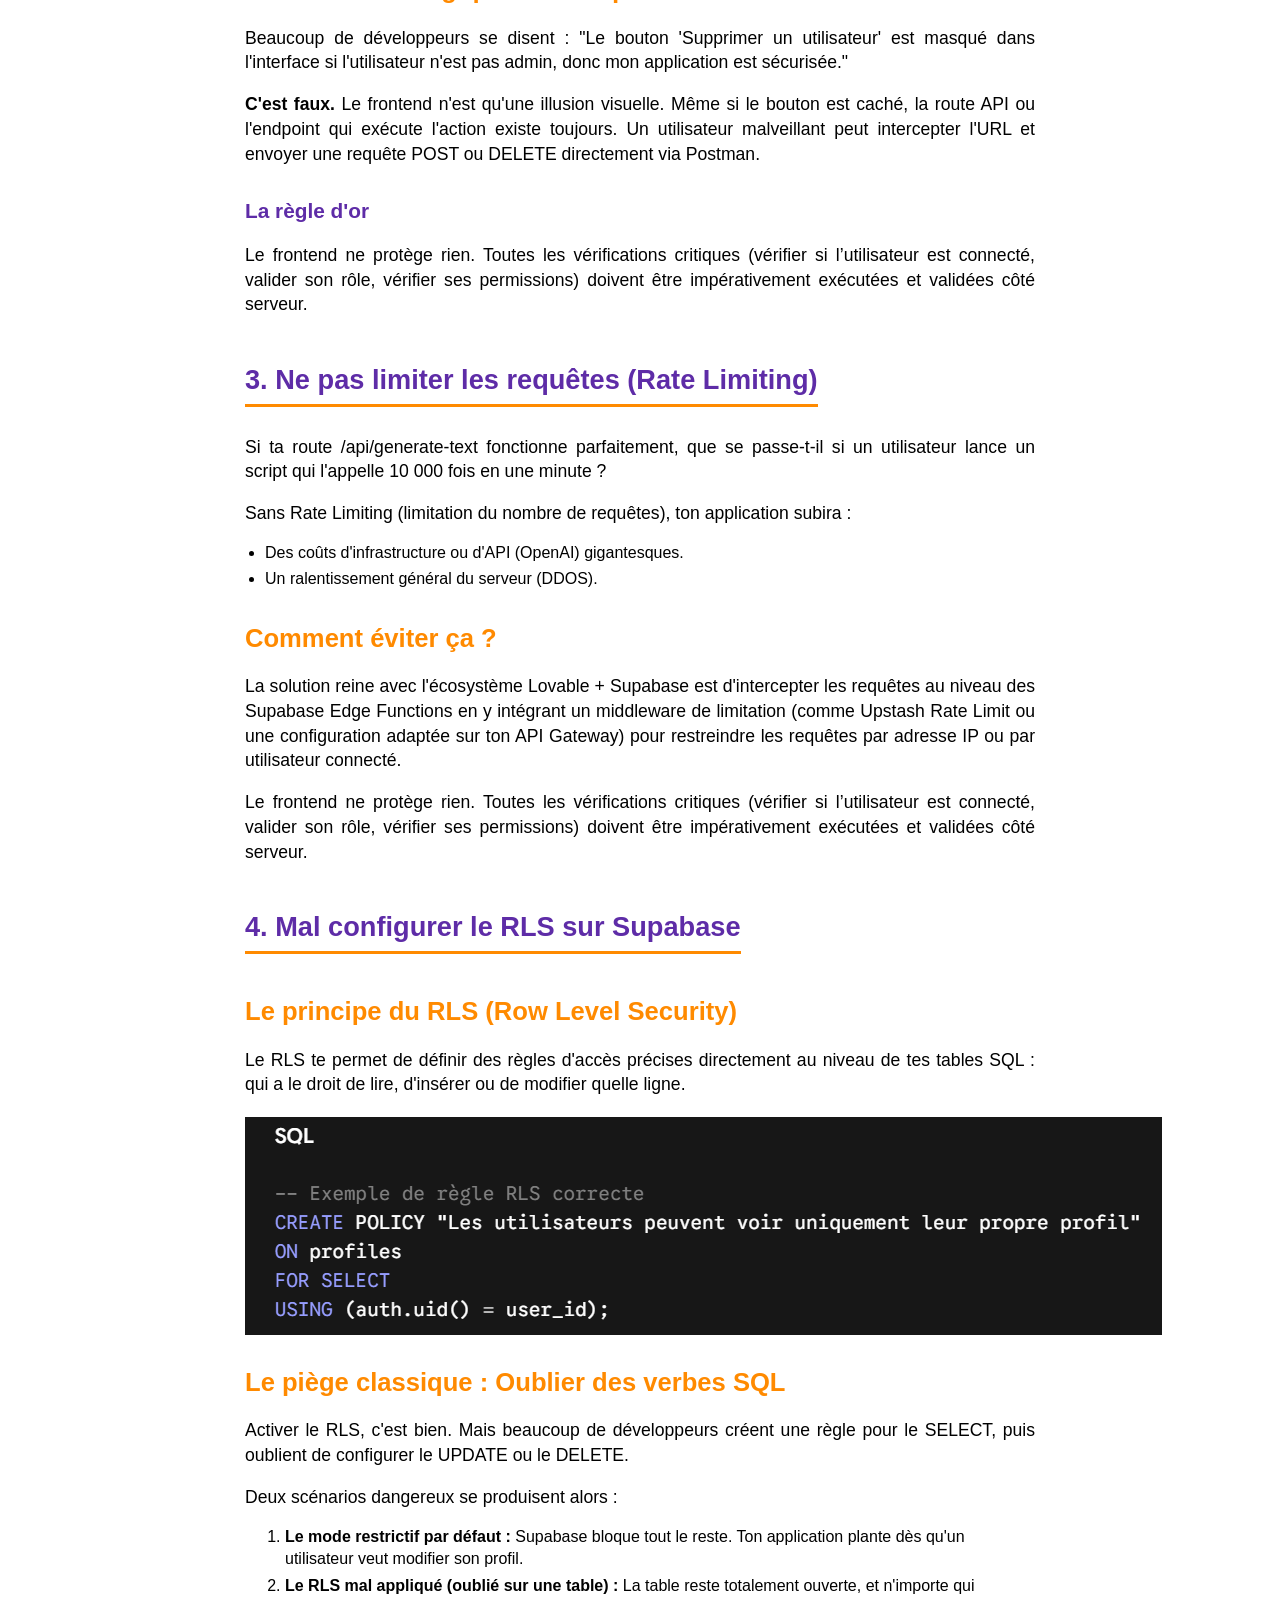
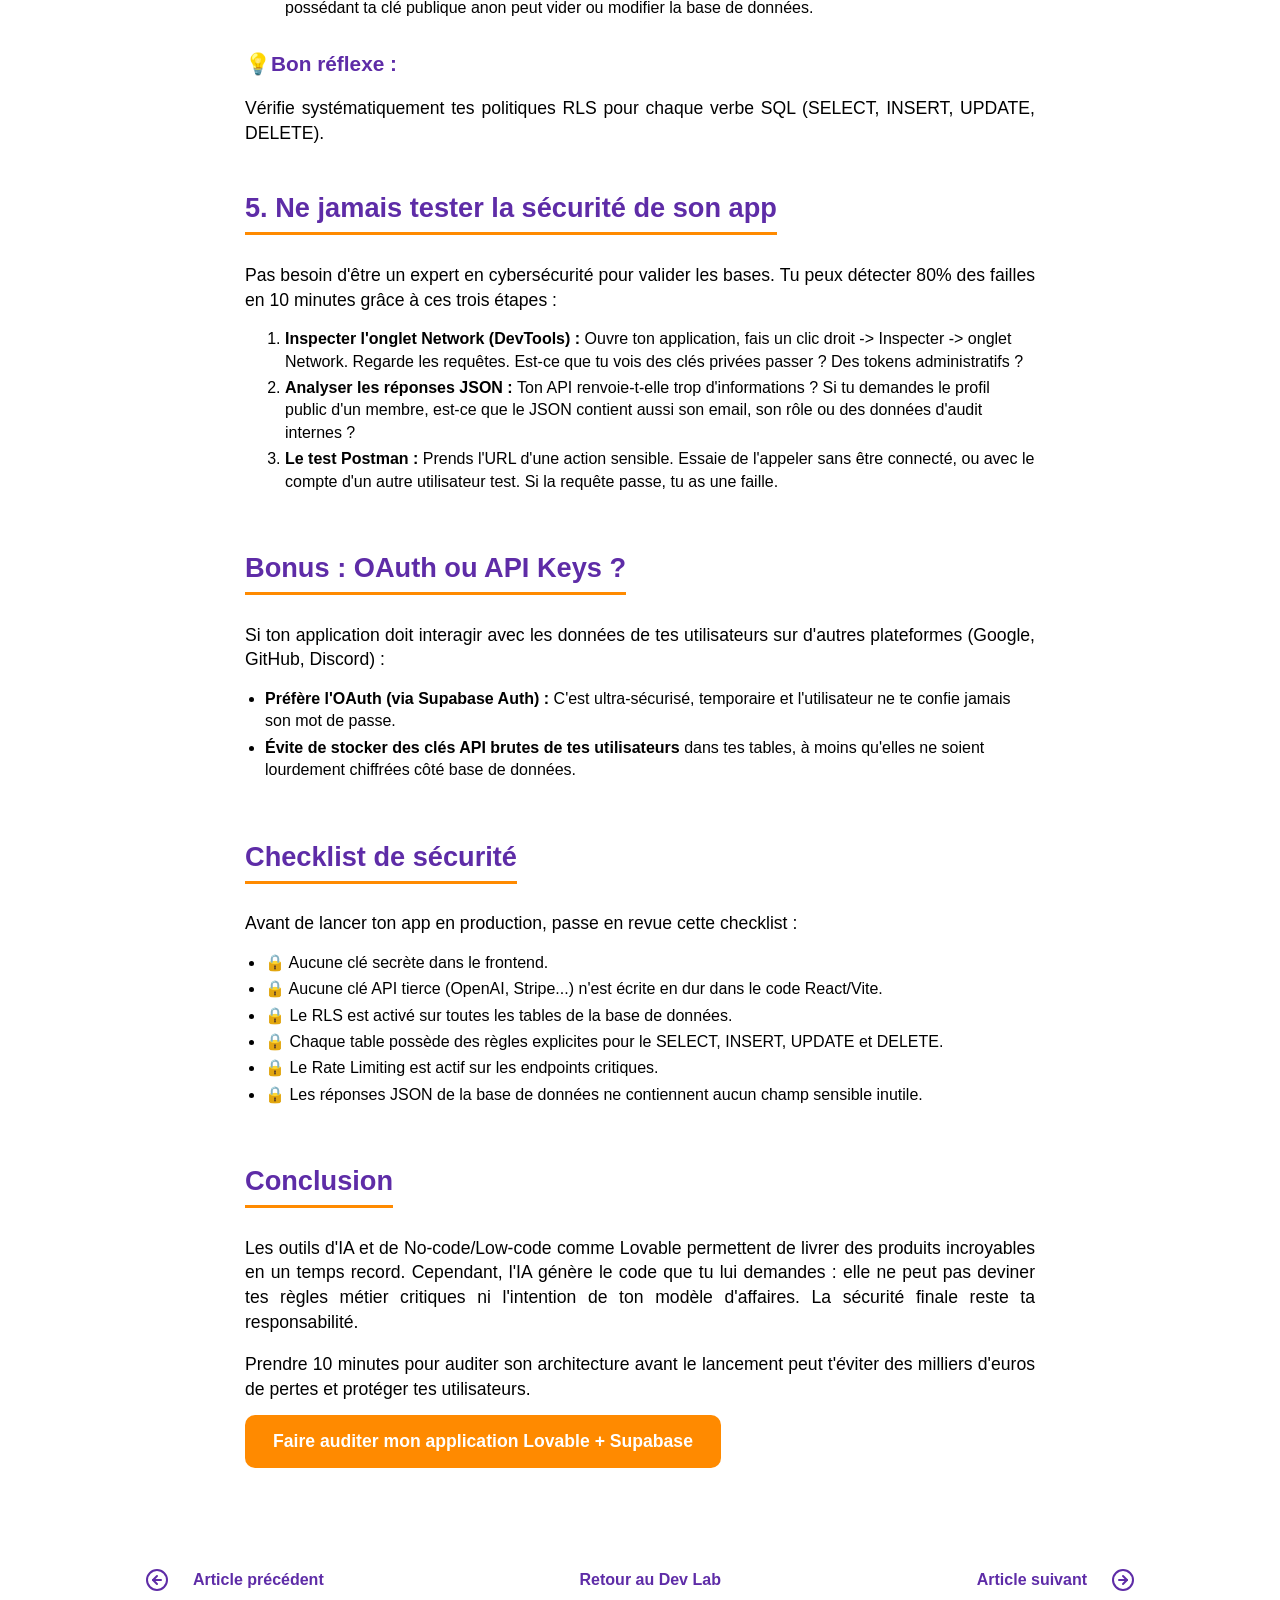
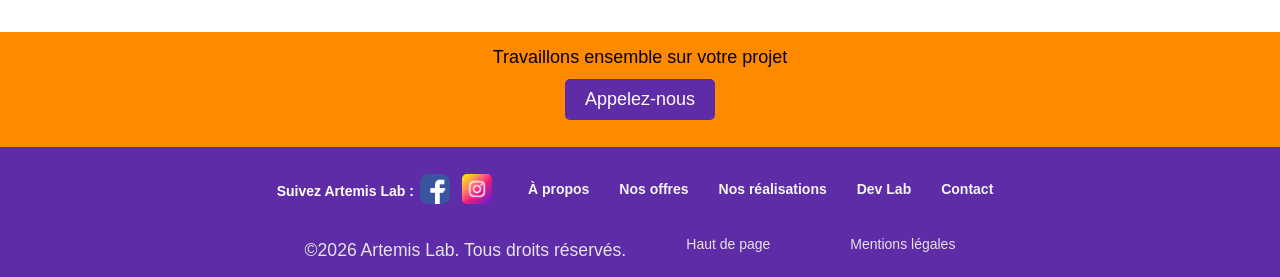
<file: dev-lab/article-securite-lovable-+-supabase-conseils.html>
<!doctype html>
<html lang="fr">
  <head>
    <meta charset="UTF-8" />
    <meta name="viewport" content="width=device-width, initial-scale=1.0" />
    <link rel="stylesheet" href="../styles/articles.css" />
    <title>Sécurité Lovable + Supabase : les erreurs les plus fréquentes (et comment les éviter) - Artemis Lab</title>
  </head>
  <body>
<body id="top">
    <nav class="main-nav" aria-label="Navigation principale">
      <a class="logo-link" href="../index.html" aria-label="Haut de page"><img class="logo-name" src="../assets/logos/logo_artemislab-name.png" alt="Logo Artemis Lab" /></a>
      <ul class="nav-list">
        <li><a href="../a-propos.html" aria-label="Aller à la page à propos">À propos</a></li>
        <li><a href="../services-offres/" aria-label="Aller à la page services">Nos offres</a></li>
        <li><a href="../#projects" aria-label="Aller à la page projets">Nos réalisations</a></li>
        <li><a href="../dev-lab/" aria-label="Aller à la page dev-lab">Dev Lab</a></li>
        <li><a href="../contact.html" aria-label="Aller à la page contact">Contact</a></li>
      </ul>
      <div class="nav-socials" aria-hidden="false">
        <a href="https://www.facebook.com/profile.php?id=61586052476132" target="_blank" rel="noopener noreferrer" aria-label="Facebook Artemis Lab">
          <img class="social-media-icon" src="../assets/social%20medias/Fb.png" alt="Facebook Artemis Lab" />
        </a>
        <a href="https://www.instagram.com/artemis.lab.dev/" target="_blank" rel="noopener noreferrer" aria-label="Instagram Artemis Lab">
          <img class="social-media-icon" src="../assets/social%20medias/insta.png" alt="Instagram Artemis Lab" />
        </a>
      </div>
    </nav>
    <header class="header" aria-label="En-tête principal">
      <div class="header-text">
        <h1 class="main-title">Sécurité Lovable + Supabase : </br>les erreurs les plus fréquentes </br>(et comment les éviter)</h1>
      </div>
    </header>
<article class="blog-article">
        <h2>Sécurité Lovable + Supabase : les erreurs les plus fréquentes (et comment les éviter)</h2>
        <p>Sommaire :</p>
        <ol>
          <li>Exposer ses clés API</li>
          <li>Oublier de protéger ses routes</li>
          <li>Ne pas limiter les requêtes (Rate Limiting)</li>
          <li>Mal configurer le RLS sur Supabase</li>
          <li>Ne jamais tester la sécurité de son app</li>
          <li>Bonus : OAuth ou API Keys ?</li>
          <li>Checklist de sécurité</li>
          <li>Conclusion</li>
        </ol>
       
      </section>

      <section>
        <h2>Créer vite, c’est bien. Créer sécurisé, c’est mieux.</h2>
        <p>Aujourd’hui, avec des outils comme Lovable et Supabase, on peut créer une application full-stack à la vitesse de la lumière. En quelques heures, on met en place une interface propre, une base de données, une authentification complète et des fonctionnalités IA avancées.
Le problème ? Beaucoup de ces projets foncent en production avec des failles de sécurité élémentaires.</p>
<p>Et souvent :</p>
        <ul>
          <li>Ce ne sont pas des "hackers ultra-avancés" qui trouvent la brèche.</li>
          <li>Ce sont juste des endpoints mal protégés, des clés privées visibles ou des permissions oubliées.</li>
                 </ul>
        </p>
      </section>

      <section>
        <h2>Un exemple réel rencontré pendant un audit</h2>
        <p>Récemment, j’ai audité un SaaS développé avec <strong>Lovable</strong> et <strong>Supabase</strong>. En ouvrant simplement les outils de développement du navigateur (F12), j’ai rapidement vu des requêtes accessibles publiquement et une clé API sensible exposée.</p>
        <p>Avec <strong>Postman</strong>, il m'a suffi de quelques minutes pour reproduire les requêtes, accéder à des données privées et modifier des ressources sans aucune autorisation.</p>
        <p><strong>Le plus important à comprendre :</strong> Je n’ai pas "hacké" le site. J’ai simplement utilisé des informations que l'application fournissait d'elle-même au navigateur. Et c’est exactement ce qu’un attaquant ferait.</p>
        
        <h3>Les 5 signes qu’une app Lovable est vulnérable :</h3>
        <ul>
          <li>✔️ Clé API privée visible dans l'onglet Network.</li>
          <li>✔️ Aucune limitation du nombre de requêtes (Rate Limiting).</li>
          <li>✔️ Endpoints ou tables accessibles sans authentification.</li>
          <li>✔️ RLS (Row Level Security) absent ou mal configuré.</li>
          <li>✔️ Logique de sécurité codée uniquement côté frontend.</li>
        </ul>
      </section>

      <section>
        <h2>1. Exposer ses clés API</h2>
        <h3>C’est quoi une clé API ?</h3>
        <p>C'est un jeton (ou mot de passe) qui permet à ton application de s'authentifier auprès d'un service externe : OpenAI, Stripe, GitHub, etc.</p>
        <h3>Le problème</h3>
        <p>Beaucoup de développeurs débutants laissent traîner leurs clés secrètes dans le code frontend généré par Lovable.</p>
        
        <a href="https://www.artemislab.fr" class="article-screen" target="_blank" rel="noopener noreferrer">
          <img src="../assets/dev-lab/screen-lovable-supabase-1.png" class="article-screen" alt="illustration mauvaise pratique avec clé">
        </a>
        <h3>Le souci :</h3>
        <p>Tout ce qui est exécuté dans le frontend est accessible à l'utilisateur. N'importe qui peut ouvrir l'onglet Network de son navigateur, intercepter la clé et vider ton quota OpenAI ou Stripe en quelques heures, générant des factures de plusieurs centaines d'euros.</p>
      <h4>💡 La nuance indispensable avec Supabase</h4>
      <p>Supabase te fournit deux types de clés :</p>
      <ul>
        <li>1.	<strong>La clé anon (publique)</strong> : Elle doit être dans ton frontend. Elle permet au navigateur de communiquer avec Supabase. Elle n'est pas dangereuse à condition que ton RLS soit activé.</li>
        <li>2.	<strong>La clé service_role (secrète)</strong> : C'est la clé admin qui bypass toutes les sécurités. Elle ne doit jamais être injectée dans Lovable ou ton frontend.</li>
      </ul>
    <p>❌ MAUVAISE PRATIQUE :</p>
    <p>Frontend (Navigateur) ──[ Clé OpenAI ou service_role Visible ! ]──> API Externe</p>
    <p>============================================================</p>
    <p>✅ BONNE PRATIQUE :</p>
    <p>Frontend (Navigateur) ──> Supabase Edge Function ──[ Clé Cachée au Serveur ]──> API Externe</p>
    </section>

      <section>
        <h2>2. Oublier de protéger ses routes</h2>
        <h3>Une erreur de logique très fréquente</h3>
        <p>Beaucoup de développeurs se disent : "Le bouton 'Supprimer un utilisateur' est masqué dans l'interface si l'utilisateur n'est pas admin, donc mon application est sécurisée."</p>
        <p><strong>C'est faux.</strong> Le frontend n'est qu'une illusion visuelle. Même si le bouton est caché, la route API ou l'endpoint qui exécute l'action existe toujours. Un utilisateur malveillant peut intercepter l'URL et envoyer une requête POST ou DELETE directement via Postman.</p>
        <h4>La règle d'or</h4>
        <p>Le frontend ne protège rien. Toutes les vérifications critiques (vérifier si l’utilisateur est connecté, valider son rôle, vérifier ses permissions) doivent être impérativement exécutées et validées côté serveur.</p>
 </section>
 <section>
     <h2>3. Ne pas limiter les requêtes (Rate Limiting)</h2>
     <p>Si ta route /api/generate-text fonctionne parfaitement, que se passe-t-il si un utilisateur lance un script qui l'appelle 10 000 fois en une minute ?</p>
        <p>Sans Rate Limiting (limitation du nombre de requêtes), ton application subira :</p>
         <ul>
          <li>Des coûts d'infrastructure ou d'API (OpenAI) gigantesques.</li>
          <li>Un ralentissement général du serveur (DDOS).</li>
        </ul>
        <h3>Comment éviter ça ?</h3>
        <p>La solution reine avec l'écosystème Lovable + Supabase est d'intercepter les requêtes au niveau des Supabase Edge Functions en y intégrant un middleware de limitation (comme Upstash Rate Limit ou une configuration adaptée sur ton API Gateway) pour restreindre les requêtes par adresse IP ou par utilisateur connecté.</p>
        <p>Le frontend ne protège rien. Toutes les vérifications critiques (vérifier si l’utilisateur est connecté, valider son rôle, vérifier ses permissions) doivent être impérativement exécutées et validées côté serveur.</p>
 </section>
 <section>
  <h2>4. Mal configurer le RLS sur Supabase</h2>
    <h3>Le principe du RLS (Row Level Security)</h3>
<p>Le RLS te permet de définir des règles d'accès précises directement au niveau de tes tables SQL : qui a le droit de lire, d'insérer ou de modifier quelle ligne.</p>
<a href="https://www.artemislab.fr" class="article-screen" target="_blank" rel="noopener noreferrer">
          <img src="../assets/dev-lab/screen-lovable-supabase-2.png" class="article-screen" alt="illustration règle RLS correcte côté SQL">
        </a>
<h3>Le piège classique : Oublier des verbes SQL</h3>
<p>Activer le RLS, c'est bien. Mais beaucoup de développeurs créent une règle pour le SELECT, puis oublient de configurer le UPDATE ou le DELETE.</p>
<p>Deux scénarios dangereux se produisent alors :</p>
        <ol>
          <li><strong>Le mode restrictif par défaut :</strong> Supabase bloque tout le reste. Ton application plante dès qu'un utilisateur veut modifier son profil.</li>
          <li><strong>Le RLS mal appliqué (oublié sur une table) :</strong> La table reste totalement ouverte, et n'importe qui possédant ta clé publique anon peut vider ou modifier la base de données.</li>
        </ol>
<h4>💡Bon réflexe : </h4>
<p>Vérifie systématiquement tes politiques RLS pour chaque verbe SQL (SELECT, INSERT, UPDATE, DELETE).</p>

        <section>
        <h2>5. Ne jamais tester la sécurité de son app</h2>
        <p>Pas besoin d'être un expert en cybersécurité pour valider les bases. Tu peux détecter 80% des failles en 10 minutes grâce à ces trois étapes :</p>
        <ol>
          <li><strong>Inspecter l'onglet Network (DevTools) : </strong>Ouvre ton application, fais un clic droit -> Inspecter -> onglet Network. Regarde les requêtes. Est-ce que tu vois des clés privées passer ? Des tokens administratifs ?</li>
          <li><strong>Analyser les réponses JSON : </strong>Ton API renvoie-t-elle trop d'informations ? Si tu demandes le profil public d'un membre, est-ce que le JSON contient aussi son email, son rôle ou des données d'audit internes ?</li>
          <li><strong>Le test Postman : </strong>Prends l'URL d'une action sensible. Essaie de l'appeler sans être connecté, ou avec le compte d'un autre utilisateur test. Si la requête passe, tu as une faille.</li>
        </ol>
      </section>

      <section>
        <h2>Bonus : OAuth ou API Keys ?</h2>
        <p>Si ton application doit interagir avec les données de tes utilisateurs sur d'autres plateformes (Google, GitHub, Discord) :</p>
        <ul>
          <li><strong>Préfère l'OAuth (via Supabase Auth) :</strong> C'est ultra-sécurisé, temporaire et l'utilisateur ne te confie jamais son mot de passe.</li>
          <li><strong>Évite de stocker des clés API brutes de tes utilisateurs </strong>dans tes tables, à moins qu'elles ne soient lourdement chiffrées côté base de données.</li>
        </ul>
      </section>

         <section>
          <h2>Checklist de sécurité</h2>
          <p>Avant de lancer ton app en production, passe en revue cette checklist :</p>
          <ul>
             <li>🔒 Aucune clé secrète dans le frontend.</li>
             <li>🔒 Aucune clé API tierce (OpenAI, Stripe...) n'est écrite en dur dans le code React/Vite.</li>
             <li>🔒 Le RLS est activé sur toutes les tables de la base de données.</li>
             <li>🔒 Chaque table possède des règles explicites pour le SELECT, INSERT, UPDATE et DELETE.</li>
               <li>🔒 Le Rate Limiting est actif sur les endpoints critiques.</li>
             <li>🔒 Les réponses JSON de la base de données ne contiennent aucun champ sensible inutile.</li>
          </ul>

      <section class="article-cta">
        <h2>Conclusion</h2>
        <div class="article-conclusion">
          <p>Les outils d'IA et de No-code/Low-code comme Lovable permettent de livrer des produits incroyables en un temps record. Cependant, l'IA génère le code que tu lui demandes : elle ne peut pas deviner tes règles métier critiques ni l'intention de ton modèle d'affaires. La sécurité finale reste ta responsabilité.</p>
        <p>Prendre 10 minutes pour auditer son architecture avant le lancement peut t'éviter des milliers d'euros de pertes et protéger tes utilisateurs.</p>
        </div>
        <a href="mailto:diane.foucher.artemislab@gmail.com" class="article-cta-primary"> Faire auditer mon application Lovable + Supabase </a>
      </section>
      
    </div>
</article>
<div class="article-menu">
    <a href="/dev-lab/article-un-site-ne-se-fait-pas-en-2-jours.html" class="article-menu-link" ><svg xmlns="http://www.w3.org/2000/svg" width="24" height="24" viewBox="0 0 24 24" fill="none" stroke="currentColor" stroke-width="2" stroke-linecap="round" stroke-linejoin="round" class="lucide lucide-circle-arrow-left-icon lucide-circle-arrow-left"><circle cx="12" cy="12" r="10"/><path d="m12 8-4 4 4 4"/><path d="M16 12H8"/></svg>Article précédent</a>
    <a href="/dev-lab/" class="article-menu-link">Retour au Dev Lab</a>
    <a href="/dev-lab/article-erreur-404.html" class="article-menu-link">Article suivant<svg xmlns="http://www.w3.org/2000/svg" width="24" height="24" viewBox="0 0 24 24" fill="none" stroke="currentColor" stroke-width="2" stroke-linecap="round" stroke-linejoin="round" class="lucide lucide-circle-arrow-right-icon lucide-circle-arrow-right"><circle cx="12" cy="12" r="10"/><path d="m12 16 4-4-4-4"/><path d="M8 12h8"/></svg></a>
</div>

<footer class="site-footer">
      <div class="footer-highlight" id="contact">
        <p>Travaillons ensemble sur votre projet</p>
        <address>
          <a class="footer-cta" href="tel:+33613972752">Appelez-nous</a>
        </address>
      </div>
      <div class="footer-main">
        <div class="footer-menu">
        <div class="footer-socials">
          <p>Suivez Artemis Lab :</p>
          <a href="https://www.facebook.com/profile.php?id=61586052476132" target="_blank" rel="noopener noreferrer" aria-label="Facebook Artemis Lab">
            <img class="social-media-icon" src="../assets/social%20medias/Fb.png" alt="Facebook Artemis Lab" />
          </a>
          <a href="https://www.instagram.com/artemis.lab.dev/" target="_blank" rel="noopener noreferrer" aria-label="Instagram Artemis Lab">
            <img class="social-media-icon" src="../assets/social%20medias/insta.png" alt="Instagram Artemis Lab" />
          </a>
        <nav aria-label="Liens de pied de page">
          <ul class="footer-links">
         <li><a href="../a-propos.html" aria-label="Aller à la page à propos">À propos</a></li>
        <li><a href="../services-offres/" aria-label="Aller à la page services">Nos offres</a></li>
        <li><a href="../#projects" aria-label="Aller à la page projets">Nos réalisations</a></li>
        <li><a href="../dev-lab/" aria-label="Aller à la page dev-lab">Dev Lab</a></li>
        <li><a href="../contact.html" aria-label="Aller à la page contact">Contact</a></li>
          </ul>
            </div>         
        </div>
       <div class="footer-mentions">
        <p class="footer-copy">©<span id="current-year"></span> Artemis Lab. Tous droits réservés.</p>
        <a class="footer-link" href="#top" aria-label="revenir en haut de la page">Haut de page</a>
        <a class="footer-link" href="../mentions-legales.html" aria-label="Mentions légales"> Mentions légales </a>
        </div>
         </nav>
      </div>
    </footer>
     <script>
      document.getElementById("current-year").textContent = new Date().getFullYear();
    </script>
  </body>
</html>
</file>
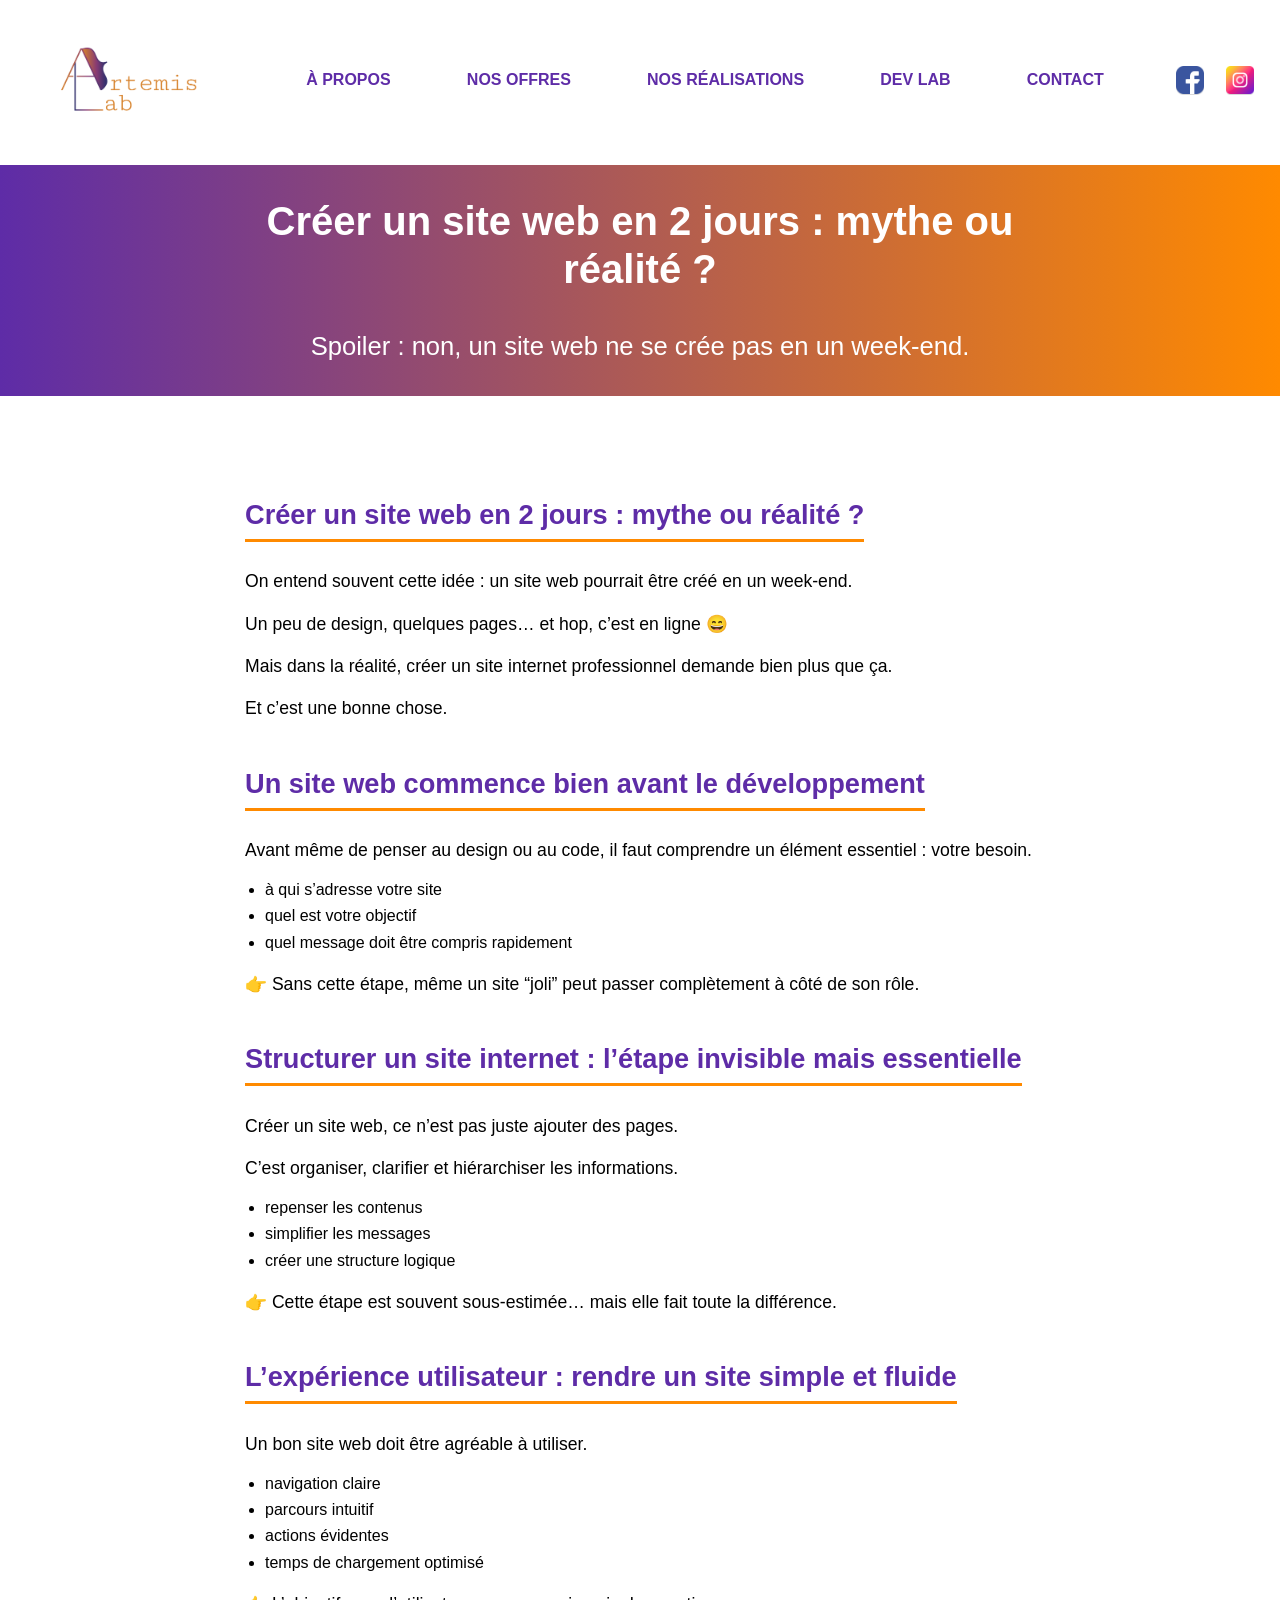
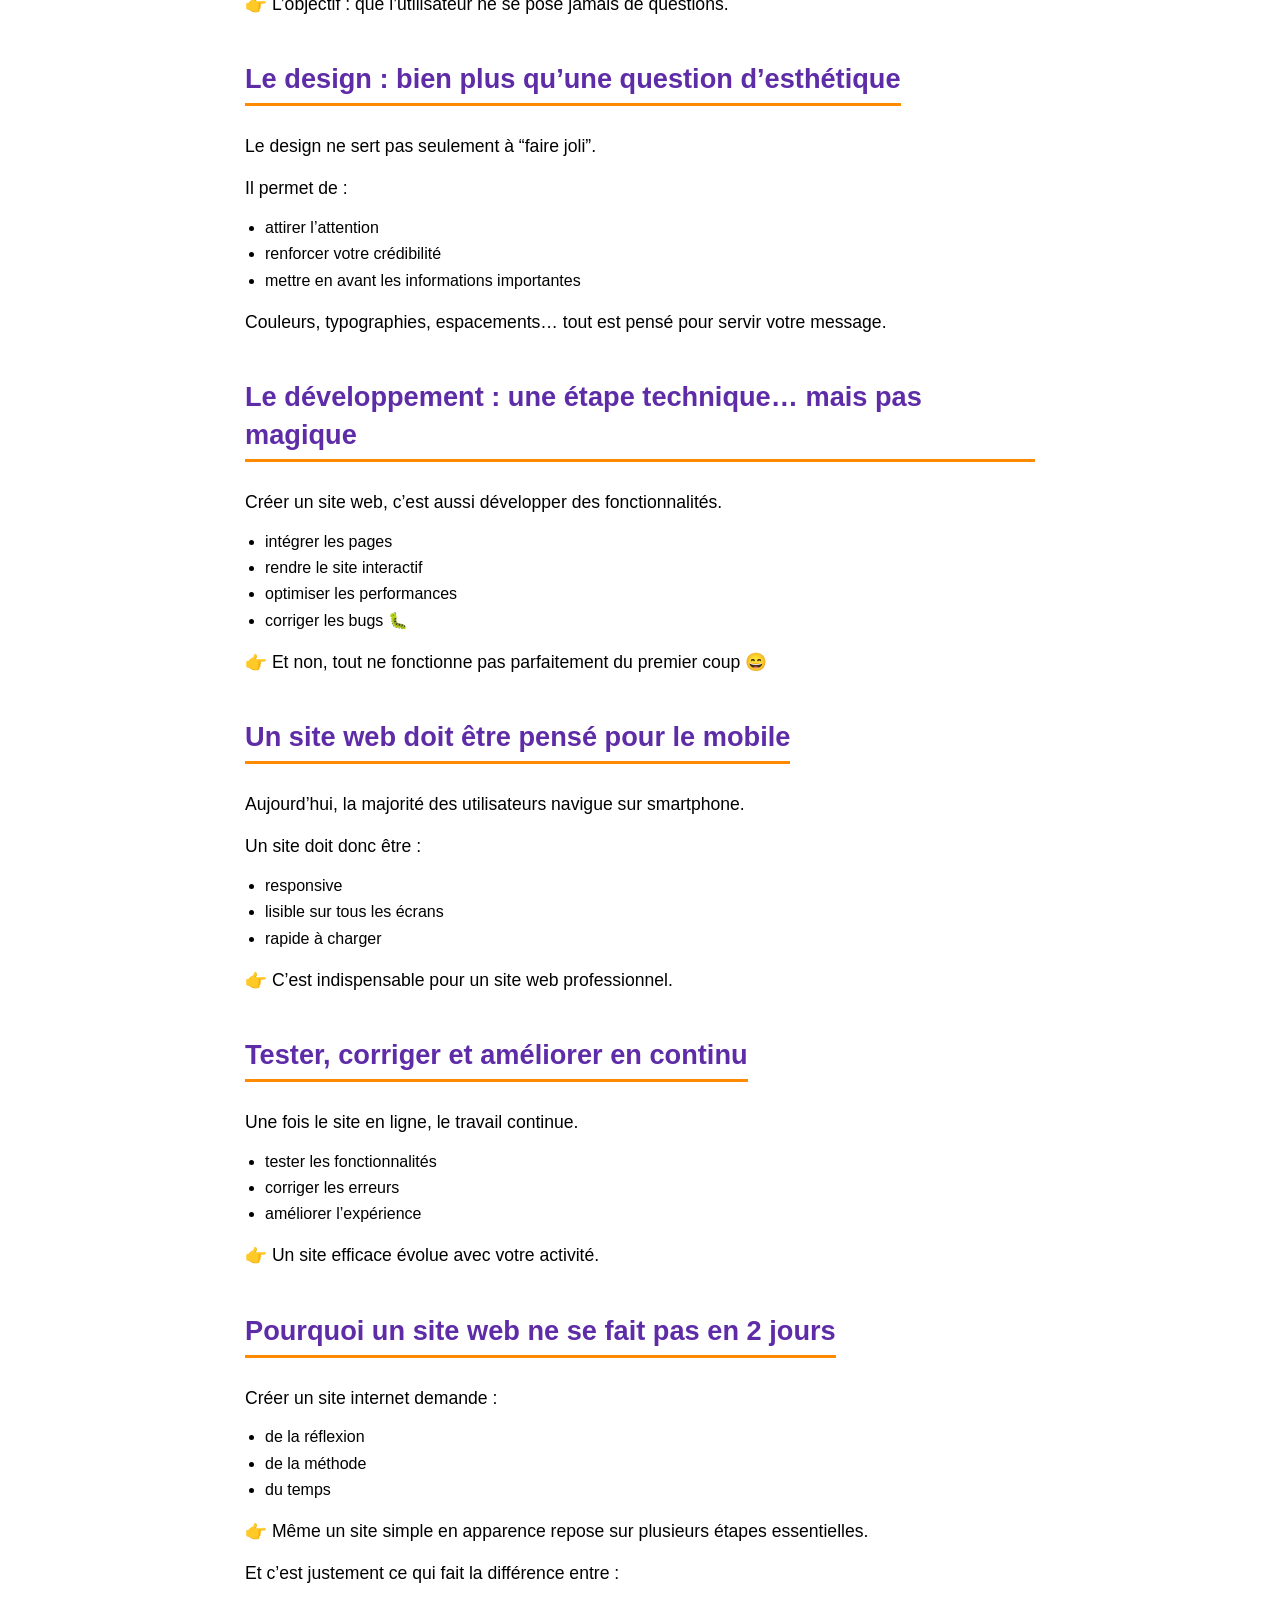
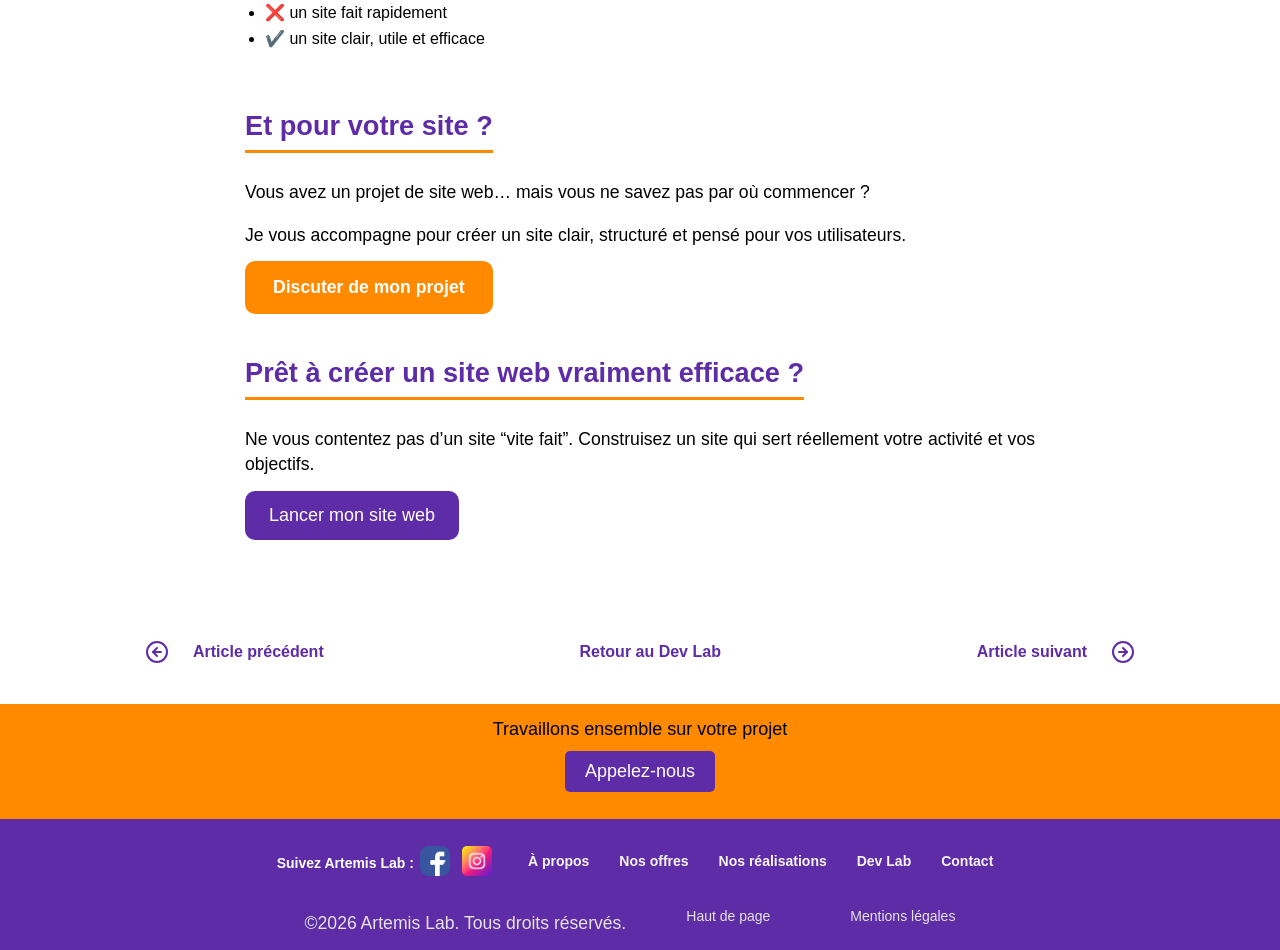
<file: dev-lab/article-un-site-ne-se-fait-pas-en-2-jours.html>
<!doctype html>
<html lang="fr">
  <head>
    <meta charset="UTF-8" />
    <meta name="viewport" content="width=device-width, initial-scale=1.0" />
    <link rel="stylesheet" href="../styles/articles.css" />
    <title>Créer un site web en 2 jours : mythe ou réalité ? - Artemis Lab</title>
  </head>
  <body>
<body id="top">
    <nav class="main-nav" aria-label="Navigation principale">
      <a class="logo-link" href="../index.html" aria-label="Haut de page"><img class="logo-name" src="../assets/logos/logo_artemislab-name.png" alt="Logo Artemis Lab" /></a>
      <ul class="nav-list">
        <li><a href="../a-propos.html" aria-label="Aller à la page à propos">À propos</a></li>
        <li><a href="../services-offres/" aria-label="Aller à la page services">Nos offres</a></li>
        <li><a href="../#projects" aria-label="Aller à la page projets">Nos réalisations</a></li>
        <li><a href="../dev-lab/" aria-label="Aller à la page dev-lab">Dev Lab</a></li>
        <li><a href="../contact.html" aria-label="Aller à la page contact">Contact</a></li>
      </ul>
      <div class="nav-socials" aria-hidden="false">
        <a href="https://www.facebook.com/profile.php?id=61586052476132" target="_blank" rel="noopener noreferrer" aria-label="Facebook Artemis Lab">
          <img class="social-media-icon" src="../assets/social%20medias/Fb.png" alt="Facebook Artemis Lab" />
        </a>
        <a href="https://www.instagram.com/artemis.lab.dev/" target="_blank" rel="noopener noreferrer" aria-label="Instagram Artemis Lab">
          <img class="social-media-icon" src="../assets/social%20medias/insta.png" alt="Instagram Artemis Lab" />
        </a>
      </div>
    </nav>
    <header class="header" aria-label="En-tête principal">
      <div class="header-text">
        <h1 class="main-title">Créer un site web en 2 jours : mythe ou réalité ?</h1>
        <p class="hero-subtitle">Spoiler : non, un site web ne se crée pas en un week-end.</p>
      </div>
    </header>
<article class="blog-article">
  <section>
    <h2>Créer un site web en 2 jours : mythe ou réalité ?</h2>
    <p>On entend souvent cette idée : un site web pourrait être créé en un week-end.</p>
    <p>Un peu de design, quelques pages… et hop, c’est en ligne 😄</p>
    <p>Mais dans la réalité, créer un site internet professionnel demande bien plus que ça.</p>
    <p>Et c’est une bonne chose.</p>
  </section>

  <section>
    <h2>Un site web commence bien avant le développement</h2>
    <p>Avant même de penser au design ou au code, il faut comprendre un élément essentiel : votre besoin.</p>
    <ul>
      <li>à qui s’adresse votre site</li>
      <li>quel est votre objectif</li>
      <li>quel message doit être compris rapidement</li>
    </ul>
    <p>👉 Sans cette étape, même un site “joli” peut passer complètement à côté de son rôle.</p>
  </section>

  <section>
    <h2>Structurer un site internet : l’étape invisible mais essentielle</h2>
    <p>Créer un site web, ce n’est pas juste ajouter des pages.</p>
    <p>C’est organiser, clarifier et hiérarchiser les informations.</p>
    <ul>
      <li>repenser les contenus</li>
      <li>simplifier les messages</li>
      <li>créer une structure logique</li>
    </ul>
    <p>👉 Cette étape est souvent sous-estimée… mais elle fait toute la différence.</p>
  </section>

  <section>
    <h2>L’expérience utilisateur : rendre un site simple et fluide</h2>
    <p>Un bon site web doit être agréable à utiliser.</p>
    <ul>
      <li>navigation claire</li>
      <li>parcours intuitif</li>
      <li>actions évidentes</li>
      <li>temps de chargement optimisé</li>
    </ul>
    <p>👉 L’objectif : que l’utilisateur ne se pose jamais de questions.</p>
  </section>

  <section>
    <h2>Le design : bien plus qu’une question d’esthétique</h2>
    <p>Le design ne sert pas seulement à “faire joli”.</p>
    <p>Il permet de :</p>
    <ul>
      <li>attirer l’attention</li>
      <li>renforcer votre crédibilité</li>
      <li>mettre en avant les informations importantes</li>
    </ul>
    <p>Couleurs, typographies, espacements… tout est pensé pour servir votre message.</p>
  </section>

  <section>
    <h2>Le développement : une étape technique… mais pas magique</h2>
    <p>Créer un site web, c’est aussi développer des fonctionnalités.</p>
    <ul>
      <li>intégrer les pages</li>
      <li>rendre le site interactif</li>
      <li>optimiser les performances</li>
      <li>corriger les bugs 🐛</li>
    </ul>
    <p>👉 Et non, tout ne fonctionne pas parfaitement du premier coup 😄</p>
  </section>

  <section>
    <h2>Un site web doit être pensé pour le mobile</h2>
    <p>Aujourd’hui, la majorité des utilisateurs navigue sur smartphone.</p>
    <p>Un site doit donc être :</p>
    <ul>
      <li>responsive</li>
      <li>lisible sur tous les écrans</li>
      <li>rapide à charger</li>
    </ul>
    <p>👉 C’est indispensable pour un site web professionnel.</p>
  </section>

  <section>
    <h2>Tester, corriger et améliorer en continu</h2>
    <p>Une fois le site en ligne, le travail continue.</p>
    <ul>
      <li>tester les fonctionnalités</li>
      <li>corriger les erreurs</li>
      <li>améliorer l’expérience</li>
    </ul>
    <p>👉 Un site efficace évolue avec votre activité.</p>
  </section>

  <section>
    <h2>Pourquoi un site web ne se fait pas en 2 jours</h2>
    <p>Créer un site internet demande :</p>
    <ul>
      <li>de la réflexion</li>
      <li>de la méthode</li>
      <li>du temps</li>
    </ul>
    <p>👉 Même un site simple en apparence repose sur plusieurs étapes essentielles.</p>
    <p>Et c’est justement ce qui fait la différence entre :</p>
    <ul>
      <li>❌ un site fait rapidement</li>
      <li>✔️ un site clair, utile et efficace</li>
    </ul>
  </section>

  <section class="article-cta">
    <h2>Et pour votre site ?</h2>
    <div class="article-conclusion">
      <p>Vous avez un projet de site web… mais vous ne savez pas par où commencer ?</p>
      <p>Je vous accompagne pour créer un site clair, structuré et pensé pour vos utilisateurs.</p>
    </div>
    <a href="mailto:diane.foucher.artemislab@gmail.com" class="article-cta-primary"> Discuter de mon projet </a>
  </section>

  <div class="article-footer">
    <h2>Prêt à créer un site web vraiment efficace ?</h2>
    <p>Ne vous contentez pas d’un site “vite fait”. Construisez un site qui sert réellement votre activité et vos objectifs.</p>
    <a href="mailto:diane.foucher.artemislab@gmail.com" class="article-cta-secondary">Lancer mon site web</a>
  </div>
</article>
<div class="article-menu">
    <a href="/dev-lab/article-erreur-404.html" class="article-menu-link" ><svg xmlns="http://www.w3.org/2000/svg" width="24" height="24" viewBox="0 0 24 24" fill="none" stroke="currentColor" stroke-width="2" stroke-linecap="round" stroke-linejoin="round" class="lucide lucide-circle-arrow-left-icon lucide-circle-arrow-left"><circle cx="12" cy="12" r="10"/><path d="m12 8-4 4 4 4"/><path d="M16 12H8"/></svg>Article précédent</a>
    <a href="/dev-lab/" class="article-menu-link">Retour au Dev Lab</a>
    <a href="/dev-lab/article-securite-lovable-+-supabase-conseils.html" class="article-menu-link">Article suivant<svg xmlns="http://www.w3.org/2000/svg" width="24" height="24" viewBox="0 0 24 24" fill="none" stroke="currentColor" stroke-width="2" stroke-linecap="round" stroke-linejoin="round" class="lucide lucide-circle-arrow-right-icon lucide-circle-arrow-right"><circle cx="12" cy="12" r="10"/><path d="m12 16 4-4-4-4"/><path d="M8 12h8"/></svg></a>
</div>

<footer class="site-footer">
      <div class="footer-highlight" id="contact">
        <p>Travaillons ensemble sur votre projet</p>
        <address>
          <a class="footer-cta" href="tel:+33613972752">Appelez-nous</a>
        </address>
      </div>
      <div class="footer-main">
        <div class="footer-menu">
        <div class="footer-socials">
          <p>Suivez Artemis Lab :</p>
          <a href="https://www.facebook.com/profile.php?id=61586052476132" target="_blank" rel="noopener noreferrer" aria-label="Facebook Artemis Lab">
            <img class="social-media-icon" src="../assets/social%20medias/Fb.png" alt="Facebook Artemis Lab" />
          </a>
          <a href="https://www.instagram.com/artemis.lab.dev/" target="_blank" rel="noopener noreferrer" aria-label="Instagram Artemis Lab">
            <img class="social-media-icon" src="../assets/social%20medias/insta.png" alt="Instagram Artemis Lab" />
          </a>
        <nav aria-label="Liens de pied de page">
          <ul class="footer-links">
         <li><a href="../a-propos.html" aria-label="Aller à la page à propos">À propos</a></li>
        <li><a href="../services-offres/" aria-label="Aller à la page services">Nos offres</a></li>
        <li><a href="../#projects" aria-label="Aller à la page projets">Nos réalisations</a></li>
        <li><a href="../dev-lab/" aria-label="Aller à la page dev-lab">Dev Lab</a></li>
        <li><a href="../contact.html" aria-label="Aller à la page contact">Contact</a></li>
          </ul>
            </div>         
        </div>
       <div class="footer-mentions">
        <p class="footer-copy">©<span id="current-year"></span> Artemis Lab. Tous droits réservés.</p>
        <a class="footer-link" href="#top" aria-label="revenir en haut de la page">Haut de page</a>
        <a class="footer-link" href="../mentions-legales.html" aria-label="Mentions légales"> Mentions légales </a>
        </div>
         </nav>
      </div>
    </footer>
     <script>
      document.getElementById("current-year").textContent = new Date().getFullYear();
    </script>
  </body>
</html>
</file>
<file: styles/blog.css>
body {
  font-family: "Segoe UI", Tahoma, Geneva, Verdana, sans-serif;
  margin: 0;
  padding: 0;
  background-color: #fff;
}

*,
*::before,
*::after {
  box-sizing: border-box;
}

/* :root {
  --primary: #5e2ca7;
  --secondary: #ff8a00;
  --text: #333;
  --bg-light: #f9f5fb;
} */

html {
  scroll-behavior: smooth;
}

/* Nav */
.main-nav {
  display: flex;
  justify-content: space-evenly;
  margin: auto;
  align-items: center;
  padding: 20px;
  margin: 0;
  text-decoration: none;
  text-transform: uppercase;
}

.main-nav a,
.main-nav a:link,
.main-nav a:visited {
  color: #5e2ca7;
  font-weight: bold;
  text-decoration: none;
}

.main-nav a {
  display: inline-block;
  transition:
    transform 0.15s ease,
    opacity 0.15s ease;
}
.main-nav a:focus-visible {
  outline: 2px solid rgba(255, 255, 255, 0.9);
  outline-offset: 3px;
}

/* Navigation list for accessibility */
.nav-list {
  list-style: none;
  display: flex;
  gap: 0;
  margin: 0;
  padding: 0;
  align-items: center;
  flex: 1;
  justify-content: space-evenly;
  max-width: 1200px;
}

nav-list li {
  margin: 0;
}

.nav-list a {
  display: inline-block;
  padding: 8px 10px;
}

.nav-list a:hover,
.nav-list a:focus-visible {
  transform: scale(1.05);
  text-decoration: underline;
  color: #ff8a00;
}

.logo-name {
  max-width: 200px;
  height: auto;
}

.main-title {
  color: #fff;
  font-size: 30px;
  margin: 0;
}
/* Header */

.header {
  position: relative;
  text-align: center;
  background: linear-gradient(90deg, #5e2ca7, #ff8a00);
  background-position: center;
  width: 100%;
  min-height: 20vh;
  display: flex;
  align-items: center;
  justify-content: center;
  overflow: hidden;
}

.header-text h1 {
  font-size: 3.2rem;
  max-width: 800px;
  line-height: 1.2;
  margin: 0;
}

.hero-subtitle {
  font-size: 1.6rem;
  max-width: 700px;
  line-height: 1.5;
}

.hero-description {
  font-size: 1.1rem;
  opacity: 0.9;
  max-width: 600px;
}

.hero-cta {
  display: flex;
  gap: 35px;
  margin-top: 20px;
  flex-wrap: wrap;
  justify-content: center;
}

.cta-primary {
  background-color: #ff8a00;
  color: white;
  padding: 14px 28px;
  border-radius: 10px;
  text-decoration: none;
  font-size: 1.1rem;
  font-weight: bold;
}

.cta-secondary {
  border: 2px solid rgba(255, 255, 255, 0.6);
  color: #fff;
  padding: 14px 28px;
  border-radius: 10px;
  text-decoration: none;
  transition: all 0.25s ease;
  font-weight: bold;
  backdrop-filter: blur(4px);
}

.cta-secondary:hover {
  background-color: rgba(255, 255, 255, 0.2);
  border-color: #fff;
  transform: translateY(-2px);
}

.cta-secondary:hover::after {
  transform: translateX(4px);
}

.hero-trust {
  font-size: 0.9rem;
  margin-top: 10px;
  opacity: 0.8;
}

.header-text {
  position: relative;
  z-index: 1;
  max-width: 1100px;
  padding: 2rem;
  display: flex;
  flex-direction: column;
  align-items: center;
  gap: 1rem;
  color: #fff;
  text-align: center;
  margin: 0 auto;
}

/* Social icons placed in the header (top right) */
.nav-socials {
  top: 14px;
  right: 18px;
  display: flex;
  gap: 10px;
  align-items: center;
  z-index: 999;
}
.nav-socials .social-media-icon {
  width: 28px;
  height: auto;
  filter: drop-shadow(0 1px 0 rgba(0, 0, 0, 0.15));
}

@media (max-width: 768px) {
  .nav-socials {
    top: 10px;
    right: 12px;
    gap: 8px;
  }
  .nav-socials .social-media-icon {
    width: 24px;
  }
}

.header-text img {
  max-width: 300px;
  width: 50%;
  height: auto;
}

.header-text h2 {
  font-size: 1.8rem;
  line-height: 1.3;
  margin: 40px 0;
  max-width: 1050px;
  color: #fff;
}

.cta {
  background-color: #ff8a00;
  color: #fff;
  border: none;
  padding: 15px 30px;
  font-size: 21px;
  border-radius: 5px;
  cursor: pointer;
  margin: 20px;
  text-decoration: none;
}

.cta:hover,
.cta:focus-visible {
  background-color: #e67600;
  transform: scale(1.05);
}

/* TITRES */
h2 {
  color: #5e2ca7;
  font-size: 2rem;
}

h3 {
  color: #5e2ca7;
  margin-bottom: 10px;
}

/* TEXTE FORT */
.highlight {
  margin-top: 20px;
  padding: 15px;
  border-left: 4px solid #ff8a00;
  background: white;
}

/* LISTE */
ul {
  padding-left: 20px;
}

li {
  margin-bottom: 8px;
}

/* Blog content */
.blog-content {
  max-width: 1200px;
  margin: 2rem auto;
  padding: 0 1rem;
}

.blog-grid {
  display: grid;
  grid-template-columns: repeat(auto-fit, minmax(360px, 1fr));
  gap: 2rem;
  padding: 50px 0 200px 0;
}

.blog-post {
  background-color: #f9f5fb;
  padding: 1.5rem;
  border-radius: 8px;
  border: 1px solid #e0d4e8;
  box-shadow: 0 2px 4px rgba(0, 0, 0, 0.1);
}

.blog-post h2 {
  color: #5e2ca7;
  font-size: 1.5rem;
}

.blog-post p {
  color: #333;
}

.read-article-link {
  text-decoration: none;
}

.read-more-text {
  display: inline-block;
  margin-top: 1rem;
  color: #5e2ca7;
  text-decoration: underline;
}

/* RESPONSIVE */
@media (max-width: 768px) {
  .header-text h1 {
    font-size: 2rem;
  }
}

/* Footer */
.footer-highlight {
  background-color: #ff8a00;
  color: #fff;
  text-align: center;
  padding: 25px 10px;
}

.footer-highlight p {
  font-size: 18px;
  margin: 0 0 12px 0;
  color: black;
}

.footer-highlight address {
  font-style: normal;
}

.footer-cta {
  background-color: #5e2ca7;
  color: #fff;
  border: none;
  padding: 10px 20px;
  font-size: 18px;
  border-radius: 5px;
  cursor: pointer;
  margin: 6px 0 12px 0;
  text-decoration: none;
  display: inline-block;
}

.footer-cta:hover {
  background-color: #4b238f;
  transform: scale(1.02);
}

.footer-cta:focus-visible {
  outline: 3px solid rgba(255, 255, 255, 0.9);
  outline-offset: 3px;
}

.footer-main {
  background-color: #5e2ca7;
  color: #fff;
  text-align: center;
  padding: 12px 10px;
  font-size: 14px;
}

.footer-links {
  list-style: none;
}

.footer-links li {
  margin: 0;
}

.footer-link {
  color: #fff;
  text-decoration: none;
  margin: 0 10px;
  /* increase clickable area */
  display: inline-block;
  padding: 8px 10px;
}
.footer-link:hover,
.footer-link:focus-visible {
  text-decoration: underline;
}

.footer-socials {
  display: flex;
  flex-direction: row;
  justify-content: center;
  align-items: center;
}

.footer-socials p {
  display: inline;
  text-align: center;
  font-size: 14px;
  margin: 0;
  font-weight: bold;
}

.social-media-icon {
  margin: 6px;
  width: 30px;
  height: auto;
}

/* Make the logo link easier to tap */
.logo-link {
  display: inline-block;
  padding: 6px;
  margin: 0 8px 0 15px;
}
.logo-link img {
  display: block;
  max-width: 150px;
  height: auto;
}

@media (max-width: 768px) {
  .footer-link {
    padding: 10px 12px;
  }
  .logo-link {
    padding: 8px;
  }
}

.social-media-icon:hover,
.social-media-icon:focus-visible {
  transform: scale(1.1);
}

@media (prefers-reduced-motion: reduce) {
  * {
    transition: none;
    transform: none;
  }
}

@media (max-width: 768px) {
  /* mobiles */
  .main-nav {
    flex-direction: column;
    gap: 10px;
  }

  .header-text h1 {
    font-size: 3rem;
  }
  .header-text h2 {
    font-size: 1.4rem;
  }

  .footer-links {
    padding: 0 10px;
  }
}

@media (max-width: 500px) {
  .header-text h1 {
    font-size: 2.5rem;
  }
  .header-text h2 {
    font-size: 1.2rem;
  }
  .header-text {
    padding: 1rem;
  }

  .nav-list {
    padding: 10px;
    flex-direction: column;
    gap: 3px;
  }
}

/* Footer */
.footer-highlight {
  background-color: #ff8a00;
  color: #fff;
  text-align: center;
  padding: 15px 10px;
}

.footer-highlight p {
  font-size: 18px;
  margin: 0 0 5px 0;
  color: black;
}

.footer-highlight address {
  font-style: normal;
}

.footer-cta {
  background-color: #5e2ca7;
  color: #fff;
  border: none;
  padding: 10px 20px;
  font-size: 18px;
  border-radius: 5px;
  cursor: pointer;
  margin: 6px 0 12px 0;
  text-decoration: none;
  display: inline-block;
}

.footer-cta:hover {
  background-color: #4b238f;
  transform: scale(1.02);
}

.footer-cta:focus-visible {
  outline: 3px solid rgba(255, 255, 255, 0.9);
  outline-offset: 3px;
}

.footer-main {
  background-color: #5e2ca7;
  color: #fff;
  text-align: center;
  padding: 12px 10px;
  font-size: 14px;
}

.footer-mentions {
  display: flex;
  flex-direction: row;
  justify-content: center;
  align-items: center;
  gap: 40px;
  color: #e5e4e2;
}

.footer-links {
  list-style: none;
  display: flex;
  flex-direction: row;
  justify-content: center;
  gap: 10px;
}

.footer-links a {
  color: #f5f5f5;
  text-decoration: none;
  font-size: 14px;
  font-weight: bold;
  padding: 8px 10px;
  display: inline-block;
}

.footer-link {
  color: #e5e4e2;
  text-decoration: none;
  margin: 0 10px;
  display: inline-block;
  padding: 8px 10px;
}

.footer-main a:hover,
.footer-main a:focus-visible {
  text-decoration: underline;
}

.footer-socials {
  display: flex;
  flex-direction: row;
  justify-content: center;
  align-items: center;
}

.footer-socials p {
  display: inline;
  text-align: center;
  font-size: 14px;
  margin: 0;
  font-weight: bold;
}

.social-media-icon {
  margin: 6px;
  width: 30px;
  height: auto;
}

/* Make the logo link easier to tap */
.logo-link {
  display: inline-block;
  padding: 6px;
  margin-right: 8px;
}
.logo-link img {
  display: block;
  max-width: 200px;
  height: auto;
}

@media (max-width: 768px) {
  .footer-link {
    padding: 10px 12px;
  }
  .logo-link {
    padding: 8px;
  }
}

.social-media-icon:hover,
.social-media-icon:focus-visible {
  transform: scale(1.1);
}

/* Mentions légales */

.legal {
  max-width: 1000px;
  margin: 40px auto;
  padding: 20px;
  font-size: 16px;
  line-height: 1.6;
  color: #333;
}

.legal h2,
.legal h3 {
  color: #5e2ca7;
  padding: 0;
  margin: 25px 0 5px 0;
}

.legal p {
  padding: 0;
  margin: 0;
}

@media (prefers-reduced-motion: reduce) {
  * {
    transition: none;
    transform: none;
  }
}

@media (max-width: 768px) {
  /* mobiles */
  .main-nav {
    flex-direction: column;
    gap: 10px;
  }

  .header-text h1 {
    font-size: 3rem;
  }
  .header-text h2 {
    font-size: 1.4rem;
  }

  .footer-links {
    padding: 0 10px;
  }
}

@media (max-width: 500px) {
  .header-text h1 {
    font-size: 2.5rem;
  }
  .header-text h2 {
    font-size: 1.2rem;
  }
  .header-text {
    padding: 1rem;
  }

  .nav-list {
    padding: 10px;
    flex-direction: column;
    gap: 3px;
  }
}
</file>
<file: styles/main-layout-style.css>
body {
  font-family: "Segoe UI", Tahoma, Geneva, Verdana, sans-serif;
  margin: 0;
  padding: 0;
  background-color: #fff;
}

*,
*::before,
*::after {
  box-sizing: border-box;
}

/* :root {
  --primary: #5e2ca7;
  --secondary: #ff8a00;
  --text: #333;
  --bg-light: #f9f5fb;
} */

html {
  scroll-behavior: smooth;
}

/* Nav */
.main-nav {
  display: flex;
  justify-content: space-evenly;
  margin: auto;
  align-items: center;
  padding: 20px;
  margin: 0;
  text-decoration: none;
  text-transform: uppercase;
}

.main-nav a,
.main-nav a:link,
.main-nav a:visited {
  color: #5e2ca7;
  font-weight: bold;
  text-decoration: none;
}

.main-nav a {
  display: inline-block;
  transition:
    transform 0.15s ease,
    opacity 0.15s ease;
}
.main-nav a:focus-visible {
  outline: 2px solid rgba(255, 255, 255, 0.9);
  outline-offset: 3px;
}

/* Navigation list for accessibility */
.nav-list {
  list-style: none;
  display: flex;
  gap: 0;
  margin: 0;
  padding: 0;
  align-items: center;
  flex: 1;
  justify-content: space-evenly;
  max-width: 1200px;
}

nav-list li {
  margin: 0;
}

.nav-list a {
  display: inline-block;
  padding: 8px 10px;
}

.nav-list a:hover,
.nav-list a:focus-visible {
  transform: scale(1.05);
  text-decoration: underline;
  color: #ff8a00;
}

.logo-name {
  max-width: 200px;
  height: auto;
}

.main-title {
  color: #fff;
  font-size: 30px;
  margin: 0;
}
/* Header */

.header {
  position: relative;
  text-align: center;
  background: linear-gradient(90deg, #5e2ca7, #ff8a00);
  background-position: center;
  width: 100%;
  min-height: 20vh;
  display: flex;
  align-items: center;
  justify-content: center;
  overflow: hidden;
}

.header-text h1 {
  font-size: 3.2rem;
  max-width: 800px;
  line-height: 1.2;
  margin: 0;
}

.hero-subtitle {
  font-size: 1.6rem;
  max-width: 700px;
  line-height: 1.5;
}

.hero-description {
  font-size: 1.1rem;
  opacity: 0.9;
  max-width: 600px;
}

.hero-cta {
  display: flex;
  gap: 35px;
  margin-top: 20px;
  flex-wrap: wrap;
  justify-content: center;
}

.cta-primary {
  background-color: #ff8a00;
  color: white;
  padding: 14px 28px;
  border-radius: 10px;
  text-decoration: none;
  font-size: 1.1rem;
  font-weight: bold;
}

.cta-secondary {
  border: 2px solid rgba(255, 255, 255, 0.6);
  color: #fff;
  padding: 14px 28px;
  border-radius: 10px;
  text-decoration: none;
  transition: all 0.25s ease;
  font-weight: bold;
  backdrop-filter: blur(4px);
}

.cta-secondary:hover {
  background-color: rgba(255, 255, 255, 0.2);
  border-color: #fff;
  transform: translateY(-2px);
}

.cta-secondary:hover::after {
  transform: translateX(4px);
}

.header-text {
  position: relative;
  z-index: 1;
  max-width: 1100px;
  padding: 2rem;
  display: flex;
  flex-direction: column;
  align-items: center;
  gap: 1rem;
  color: #fff;
  text-align: center;
  margin: 0 auto;
}

/* Social icons placed in the header (top right) */
.nav-socials {
  top: 14px;
  right: 18px;
  display: flex;
  gap: 10px;
  align-items: center;
  z-index: 999;
}
.nav-socials .social-media-icon {
  width: 28px;
  height: auto;
  filter: drop-shadow(0 1px 0 rgba(0, 0, 0, 0.15));
}

@media (max-width: 768px) {
  .nav-socials {
    top: 10px;
    right: 12px;
    gap: 8px;
  }
  .nav-socials .social-media-icon {
    width: 24px;
  }
}

.header-text img {
  max-width: 300px;
  width: 50%;
  height: auto;
}

.header-text h2 {
  font-size: 1.8rem;
  line-height: 1.3;
  margin: 40px 0;
  max-width: 1050px;
  color: #fff;
}

.cta {
  background-color: #ff8a00;
  color: #fff;
  border: none;
  padding: 15px 30px;
  font-size: 21px;
  border-radius: 5px;
  cursor: pointer;
  margin: 20px;
  text-decoration: none;
}

.cta:hover,
.cta:focus-visible {
  background-color: #e67600;
  transform: scale(1.05);
}

/* PAGE */

/* TITLES */
h2 {
  color: #5e2ca7;
  font-size: 2rem;
}

h3 {
  color: #5e2ca7;
  margin-bottom: 10px;
}

/* TEXTE FORT */
.highlight {
  margin-top: 20px;
  padding: 15px;
  border-left: 4px solid #ff8a00;
  background: white;
}

/* CTA */
.cta-primary {
  display: inline-block;
  margin-top: 20px;
  background: #ff8a00;
  color: white;
  padding: 12px 24px;
  border-radius: 8px;
  text-decoration: none;
  font-weight: bold;
}

.cta-primary:hover {
  transform: translateY(-2px);
}

/* RESPONSIVE */
@media (max-width: 768px) {
  .header-text h1 {
    font-size: 2rem;
  }
}

/* Footer */
.footer-highlight {
  background-color: #ff8a00;
  color: #fff;
  text-align: center;
  padding: 25px 10px;
}

.footer-highlight p {
  font-size: 18px;
  margin: 0 0 12px 0;
  color: black;
}

.footer-highlight address {
  font-style: normal;
}

.footer-cta {
  background-color: #5e2ca7;
  color: #fff;
  border: none;
  padding: 10px 20px;
  font-size: 18px;
  border-radius: 5px;
  cursor: pointer;
  margin: 6px 0 12px 0;
  text-decoration: none;
  display: inline-block;
}

.footer-cta:hover {
  background-color: #4b238f;
  transform: scale(1.02);
}

.footer-cta:focus-visible {
  outline: 3px solid rgba(255, 255, 255, 0.9);
  outline-offset: 3px;
}

.footer-main {
  background-color: #5e2ca7;
  color: #fff;
  text-align: center;
  padding: 12px 10px;
  font-size: 14px;
}

.footer-links {
  list-style: none;
}

.footer-links li {
  margin: 0;
}

.footer-link {
  color: #fff;
  text-decoration: none;
  margin: 0 10px;
  /* increase clickable area */
  display: inline-block;
  padding: 8px 10px;
}
.footer-link:hover,
.footer-link:focus-visible {
  text-decoration: underline;
}

.footer-socials {
  display: flex;
  flex-direction: row;
  justify-content: center;
  align-items: center;
}

.footer-socials p {
  display: inline;
  text-align: center;
  font-size: 14px;
  margin: 0;
  font-weight: bold;
}

.social-media-icon {
  margin: 6px;
  width: 30px;
  height: auto;
}

/* Make the logo link easier to tap */
.logo-link {
  display: inline-block;
}
.logo-link img {
  display: block;
  max-width: 150px;
  height: auto;
}

@media (max-width: 768px) {
  .footer-link {
    padding: 10px 12px;
  }
  .logo-link {
    padding: 8px;
  }
}

.social-media-icon:hover,
.social-media-icon:focus-visible {
  transform: scale(1.1);
}

@media (prefers-reduced-motion: reduce) {
  * {
    transition: none;
    transform: none;
  }
}

@media (max-width: 768px) {
  /* mobiles */
  .main-nav {
    flex-direction: column;
    gap: 10px;
  }

  .header-text h1 {
    font-size: 3rem;
  }
  .header-text h2 {
    font-size: 1.4rem;
  }

  .footer-links {
    padding: 0 10px;
  }
}

@media (max-width: 500px) {
  .header-text h1 {
    font-size: 2.5rem;
  }
  .header-text h2 {
    font-size: 1.2rem;
  }
  .header-text {
    padding: 1rem;
  }

  .nav-list {
    padding: 10px;
    flex-direction: column;
    gap: 3px;
  }
}

/* Footer */
.footer-highlight {
  background-color: #ff8a00;
  color: #fff;
  text-align: center;
  padding: 15px 10px;
}

.footer-highlight p {
  font-size: 18px;
  margin: 0 0 10px 0;
  color: black;
}

.footer-highlight address {
  font-style: normal;
}

.footer-cta {
  background-color: #5e2ca7;
  color: #fff;
  border: none;
  padding: 10px 20px;
  font-size: 18px;
  border-radius: 5px;
  cursor: pointer;
  margin: 6px 0 12px 0;
  text-decoration: none;
  display: inline-block;
}

.footer-cta:hover {
  background-color: #4b238f;
  transform: scale(1.02);
}

.footer-cta:focus-visible {
  outline: 3px solid rgba(255, 255, 255, 0.9);
  outline-offset: 3px;
}

.footer-main {
  background-color: #5e2ca7;
  color: #fff;
  text-align: center;
  padding: 12px 10px;
  font-size: 14px;
}

.footer-mentions {
  display: flex;
  flex-direction: row;
  justify-content: center;
  align-items: center;
  gap: 40px;
  color: #e5e4e2;
}

.footer-links {
  list-style: none;
  display: flex;
  flex-direction: row;
  justify-content: center;
  gap: 10px;
}

.footer-links a {
  color: #f5f5f5;
  text-decoration: none;
  font-size: 14px;
  font-weight: bold;
  padding: 8px 10px;
  display: inline-block;
}

.footer-link {
  color: #e5e4e2;
  text-decoration: none;
  margin: 0 10px;
  display: inline-block;
  padding: 8px 10px;
}

.footer-main a:hover,
.footer-main a:focus-visible {
  text-decoration: underline;
}

.footer-socials {
  display: flex;
  flex-direction: row;
  justify-content: center;
  align-items: center;
}

.footer-socials p {
  display: inline;
  text-align: center;
  font-size: 14px;
  margin: 0;
  font-weight: bold;
}

.social-media-icon {
  margin: 6px;
  width: 30px;
  height: auto;
}

/* Make the logo link easier to tap */
.logo-link {
  display: inline-block;
  padding: 4px;
  margin-right: 8px;
}
.logo-link img {
  display: block;
  max-width: 200px;
  height: auto;
}

@media (max-width: 768px) {
  .footer-link {
    padding: 10px 12px;
  }
  .logo-link {
    padding: 8px;
  }
}

.social-media-icon:hover,
.social-media-icon:focus-visible {
  transform: scale(1.1);
}

/* Mentions légales */

.legal {
  max-width: 1000px;
  margin: 40px auto;
  padding: 20px;
  font-size: 16px;
  line-height: 1.6;
  color: #333;
}

.legal h2,
.legal h3 {
  color: #5e2ca7;
  padding: 0;
  margin: 25px 0 5px 0;
}

.legal p {
  padding: 0;
  margin: 0;
}

@media (prefers-reduced-motion: reduce) {
  * {
    transition: none;
    transform: none;
  }
}

@media (max-width: 768px) {
  /* mobiles */
  .main-nav {
    flex-direction: column;
    gap: 10px;
  }

  .header-text h1 {
    font-size: 3rem;
  }
  .header-text h2 {
    font-size: 1.4rem;
  }

  .footer-links {
    padding: 0 10px;
  }
}

@media (max-width: 500px) {
  .header-text h1 {
    font-size: 2.5rem;
  }
  .header-text h2 {
    font-size: 1.2rem;
  }
  .header-text {
    padding: 1rem;
  }

  .nav-list {
    padding: 10px;
    flex-direction: column;
    gap: 3px;
  }
}
</file>
<file: styles/offres.css>
.title {
  font-size: 2rem;
  color: #5e2ca7;
  text-align: center;
  margin-bottom: 10px;
}

/* ===== OFFRES ===== */

.offers-page {
  background: #f9f5f8;
  color: #333;
  margin: 0 auto;
}

.offers-page p {
  font-size: 1.4rem;
  margin-top: 20px;
  text-align: center;
  padding-bottom: 5px;
}

.offers-page .about-section {
  padding-top: 40px;
  padding-bottom: 40px;
}

.offers-grid {
  display: flex;
  flex-wrap: wrap;
  justify-content: center;
  gap: 50px;
}

.offer-card {
  background: #fff;
  border: 1px solid #e6ddf0;
  border-radius: 10px;
  padding: 25px;
  width: 340px;
  max-width: 95%;
  min-height: 430px;
  display: flex;
  flex-direction: column;
  justify-content: space-between;
  text-align: center;
  transition:
    transform 0.25s ease,
    box-shadow 0.25s ease;
}

.offer-card h3 {
  margin-bottom: 10px;
  font-size: 1.4rem;
}

.offer-card ul {
  list-style: none;
  font-size: 1.2rem;
  padding: 0;
  margin: 15px 0;
}

.offer-card ul li {
  margin-bottom: 8px;
}

.offer-card ul li::before {
  content: "✓";
  color: #5e2ca7;
  margin-right: 8px;
}

.offer-price {
  font-size: 1.4rem;
  font-weight: bold;
  color: #5e2ca7;
  margin: 15px 0;
}

.offer-badge {
  background: #5e2ca7;
  color: #fff;
  padding: 5px 10px;
  border-radius: 20px;
  font-size: 0.85rem;
  font-weight: bold;
  margin-top: 10px;
}

/* Hover léger (comme tes autres cards) */
.offer-card:hover {
  transform: translateY(-5px);
  box-shadow: 0 8px 20px rgba(0, 0, 0, 0.12);
}

/* Mise en avant de l’offre centrale */
.offer-card.highlight {
  border: 2px solid #5e2ca7;
  position: relative;
}

/* Hover identique aux autres cartes */
.offer-card.highlight:hover {
  transform: translateY(-5px);
  box-shadow: 0 8px 20px rgba(0, 0, 0, 0.12);
}
.offer-actions {
  display: flex;
  flex-direction: column;
  gap: 10px;
  margin-top: 15px;
}

.offer-btn {
  display: inline-block;
  margin-top: 15px;
  padding: 10px 18px;
  background-color: #ff8a00;
  color: #fff;
  text-decoration: none;
  border-radius: 8px;
  font-weight: bold;
  transition:
    transform 0.25s ease,
    background-color 0.25s ease;
}

.offer-btn:hover,
.offer-btn:focus-visible {
  background-color: #e67600;
  transform: translateY(-2px);
}

/* OPTIONS */
.about-section.options,
.about-section.services-light,
.about-section.center {
  padding-top: 40px;
  padding-bottom: 40px;
  text-align: center;
}

.options-list {
  list-style: none;
  padding: 0;
  margin-top: 20px;
}

.options-list li {
  margin-bottom: 10px;
  font-size: 1.2rem;
}

.options,
.services-light {
  background: #fff;
}

/* SERVICES LIGHT */

.services-light ul {
  list-style: none;
  padding: 0;
  margin-top: 20px;
  font-size: 1.2rem;
}

.services-light li {
  margin-bottom: 10px;
  font-size: 1.2rem;
}

/* RESPONSIVE */

@media (max-width: 768px) {
  .offers-grid {
    flex-direction: column;
    align-items: center;
  }

  .offer-card {
    width: 90%;
  }

  .offer-card.highlight {
    transform: none; /* évite effet bizarre mobile */
  }
}
</file>
<file: styles/a-propos.css>
body {
  font-family: "Segoe UI", Tahoma, Geneva, Verdana, sans-serif;
  margin: 0;
  padding: 0;
  background-color: #fff;
}

*,
*::before,
*::after {
  box-sizing: border-box;
}

/* :root {
  --primary: #5e2ca7;
  --secondary: #ff8a00;
  --text: #333;
  --bg-light: #f9f5fb;
} */

html {
  scroll-behavior: smooth;
}

/* Nav */
.main-nav {
  display: flex;
  justify-content: space-evenly;
  margin: auto;
  align-items: center;
  padding: 20px;
  margin: 0;
  text-decoration: none;
  text-transform: uppercase;
}

.main-nav a,
.main-nav a:link,
.main-nav a:visited {
  color: #5e2ca7;
  font-weight: bold;
  text-decoration: none;
}

.main-nav a {
  display: inline-block;
  transition:
    transform 0.15s ease,
    opacity 0.15s ease;
}
.main-nav a:focus-visible {
  outline: 2px solid rgba(255, 255, 255, 0.9);
  outline-offset: 3px;
}

/* Navigation list for accessibility */
.nav-list {
  list-style: none;
  display: flex;
  gap: 0;
  margin: 0;
  padding: 0;
  align-items: center;
  flex: 1;
  justify-content: space-evenly;
  max-width: 1200px;
}

nav-list li {
  margin: 0;
}

.nav-list a {
  display: inline-block;
  padding: 8px 10px;
}

.nav-list a:hover,
.nav-list a:focus-visible {
  transform: scale(1.05);
  text-decoration: underline;
  color: #ff8a00;
}

.logo-name {
  max-width: 200px;
  height: auto;
}

.main-title {
  color: #fff;
  font-size: 30px;
  margin: 0;
}
/* Header */

.header {
  position: relative;
  text-align: center;
  background: linear-gradient(90deg, #5e2ca7, #ff8a00);
  background-position: center;
  width: 100%;
  min-height: 20vh;
  display: flex;
  align-items: center;
  justify-content: center;
  overflow: hidden;
}

.header-text h1 {
  font-size: 3.2rem;
  max-width: 800px;
  line-height: 1.2;
  margin: 0;
}

.hero-subtitle {
  font-size: 1.4rem;
  max-width: 700px;
  line-height: 1.5;
}

.hero-description {
  font-size: 1.1rem;
  opacity: 0.9;
  max-width: 600px;
}

.hero-cta {
  display: flex;
  gap: 35px;
  margin-top: 20px;
  flex-wrap: wrap;
  justify-content: center;
}

.cta-primary {
  background-color: #ff8a00;
  color: white;
  padding: 14px 28px;
  border-radius: 10px;
  text-decoration: none;
  font-size: 1.1rem;
  font-weight: bold;
}

.cta-secondary {
  border: 2px solid rgba(255, 255, 255, 0.6);
  color: #fff;
  padding: 14px 28px;
  border-radius: 10px;
  text-decoration: none;
  transition: all 0.25s ease;
  font-weight: bold;
  backdrop-filter: blur(4px);
}

.cta-secondary:hover {
  background-color: rgba(255, 255, 255, 0.2);
  border-color: #fff;
  transform: translateY(-2px);
}

.cta-secondary:hover::after {
  transform: translateX(4px);
}

.hero-trust {
  font-size: 0.9rem;
  margin-top: 10px;
  opacity: 0.8;
}

.header-text {
  position: relative;
  z-index: 1;
  max-width: 1100px;
  padding: 2rem;
  display: flex;
  flex-direction: column;
  align-items: center;
  gap: 1rem;
  color: #fff;
  text-align: center;
  margin: 0 auto;
}

/* Social icons placed in the header (top right) */
.nav-socials {
  top: 14px;
  right: 18px;
  display: flex;
  gap: 10px;
  align-items: center;
  z-index: 999;
}
.nav-socials .social-media-icon {
  width: 28px;
  height: auto;
  filter: drop-shadow(0 1px 0 rgba(0, 0, 0, 0.15));
}

@media (max-width: 768px) {
  .nav-socials {
    top: 10px;
    right: 12px;
    gap: 8px;
  }
  .nav-socials .social-media-icon {
    width: 24px;
  }
}

.header-text img {
  max-width: 300px;
  width: 50%;
  height: auto;
}

.header-text h2 {
  font-size: 1.8rem;
  line-height: 1.3;
  margin: 40px 0;
  max-width: 1050px;
  color: #fff;
}

.cta {
  background-color: #ff8a00;
  color: #fff;
  border: none;
  padding: 15px 30px;
  font-size: 21px;
  border-radius: 5px;
  cursor: pointer;
  margin: 20px;
  text-decoration: none;
}

.cta:hover,
.cta:focus-visible {
  background-color: #e67600;
  transform: scale(1.05);
}

/* PAGE */
.about-page {
  background: #f9f5fb;
  padding: 60px 20px;
}

/* SECTION */
.about-section {
  max-width: 700px;
  margin: 50px auto;
  line-height: 1.6;
}

/* TITRES */
h2 {
  color: #5e2ca7;
  font-size: 2rem;
}

h3 {
  color: #5e2ca7;
  margin-bottom: 10px;
}

/* INTRO */
.intro-text {
  font-size: 1.2rem;
  font-weight: bold;
}

/* VARIANTE BLANCHE */
.about-section.alt {
  background: white;
  padding: 30px;
  border-radius: 10px;
}

/* TEXTE FORT */
.highlight {
  margin-top: 20px;
  padding: 15px;
  border-left: 4px solid #ff8a00;
  background: white;
}

/* LISTE */
ul {
  padding-left: 20px;
}

li {
  margin-bottom: 8px;
}

/* WHY SECTION */
.why {
  margin-top: 60px;
}

.why-grid {
  display: grid;
  grid-template-columns: repeat(2, 1fr);
  gap: 20px;
  margin-top: 30px;
}

.why-item {
  background: white;
  padding: 20px;
  border-radius: 10px;
  box-shadow: 0 6px 20px rgba(0, 0, 0, 0.05);
  transition: transform 0.2s ease;
}

.why-item:hover {
  transform: translateY(-3px);
}

.why-item h4 {
  margin-bottom: 10px;
  color: #5e2ca7;
}

.highlight-item {
  border: 2px solid #5e2ca7;
}

/* MOBILE */
@media (max-width: 768px) {
  .why-grid {
    grid-template-columns: 1fr;
  }
}

/* CTA */
.center {
  text-align: center;
}

.cta-primary {
  display: inline-block;
  margin-top: 20px;
  background: #ff8a00;
  color: white;
  padding: 12px 24px;
  border-radius: 8px;
  text-decoration: none;
  font-weight: bold;
}

.cta-primary:hover {
  transform: translateY(-2px);
}

/* RESPONSIVE */
@media (max-width: 768px) {
  .header-text h1 {
    font-size: 2rem;
  }

  .about-section {
    margin: 30px auto;
  }
}

/* Footer */
.footer-highlight {
  background-color: #ff8a00;
  color: #fff;
  text-align: center;
  padding: 25px 10px;
}

.footer-highlight p {
  font-size: 18px;
  margin: 0 0 12px 0;
  color: black;
}

.footer-highlight address {
  font-style: normal;
}

.footer-cta {
  background-color: #5e2ca7;
  color: #fff;
  border: none;
  padding: 10px 20px;
  font-size: 18px;
  border-radius: 5px;
  cursor: pointer;
  margin: 6px 0 12px 0;
  text-decoration: none;
  display: inline-block;
}

.footer-cta:hover {
  background-color: #4b238f;
  transform: scale(1.02);
}

.footer-cta:focus-visible {
  outline: 3px solid rgba(255, 255, 255, 0.9);
  outline-offset: 3px;
}

.footer-main {
  background-color: #5e2ca7;
  color: #fff;
  text-align: center;
  padding: 12px 10px;
  font-size: 14px;
}

.footer-links {
  list-style: none;
}

.footer-links li {
  margin: 0;
}

.footer-link {
  color: #fff;
  text-decoration: none;
  margin: 0 10px;
  /* increase clickable area */
  display: inline-block;
  padding: 8px 10px;
}
.footer-link:hover,
.footer-link:focus-visible {
  text-decoration: underline;
}

.footer-socials {
  display: flex;
  flex-direction: row;
  justify-content: center;
  align-items: center;
}

.footer-socials p {
  display: inline;
  text-align: center;
  font-size: 14px;
  margin: 0;
  font-weight: bold;
}

.social-media-icon {
  margin: 6px;
  width: 30px;
  height: auto;
}

/* Make the logo link easier to tap */
.logo-link {
  display: inline-block;
  padding: 6px;
  margin: 0 8px 0 15px;
}
.logo-link img {
  display: block;
  max-width: 150px;
  height: auto;
}

@media (max-width: 768px) {
  .footer-link {
    padding: 10px 12px;
  }
  .logo-link {
    padding: 8px;
  }
}

.social-media-icon:hover,
.social-media-icon:focus-visible {
  transform: scale(1.1);
}

@media (prefers-reduced-motion: reduce) {
  * {
    transition: none;
    transform: none;
  }
}

@media (max-width: 1024px) {
  /* tablettes */
  .services-list {
    flex-wrap: wrap;
  }
  .service-card {
    width: 45%;
    margin: 10px;
    padding-top: 15px;
  }
}

@media (max-width: 768px) {
  /* mobiles */
  .main-nav {
    flex-direction: column;
    gap: 10px;
  }
  .service-card {
    width: 90%;
    margin: 10px auto 20px auto;
    padding-top: 20px;
    display: flex;
    justify-content: center;
  }
  .header-text h1 {
    font-size: 3rem;
  }
  .header-text h2 {
    font-size: 1.4rem;
  }

  .services-list {
    align-items: center;
    padding: 0;
    flex-wrap: wrap;
    justify-content: center;
  }

  .footer-links {
    padding: 0 10px;
  }
}

@media (max-width: 500px) {
  .header-text h1 {
    font-size: 2.5rem;
  }
  .header-text h2 {
    font-size: 1.2rem;
  }
  .header-text {
    padding: 1rem;
  }

  .nav-list {
    padding: 10px;
    flex-direction: column;
    gap: 3px;
  }
}

/* Footer */
.footer-highlight {
  background-color: #ff8a00;
  color: #fff;
  text-align: center;
  padding: 15px 10px;
}

.footer-highlight p {
  font-size: 18px;
  margin: 0 0 5px 0;
  color: black;
}

.footer-highlight address {
  font-style: normal;
}

.footer-cta {
  background-color: #5e2ca7;
  color: #fff;
  border: none;
  padding: 10px 20px;
  font-size: 18px;
  border-radius: 5px;
  cursor: pointer;
  margin: 6px 0 12px 0;
  text-decoration: none;
  display: inline-block;
}

.footer-cta:hover {
  background-color: #4b238f;
  transform: scale(1.02);
}

.footer-cta:focus-visible {
  outline: 3px solid rgba(255, 255, 255, 0.9);
  outline-offset: 3px;
}

.footer-main {
  background-color: #5e2ca7;
  color: #fff;
  text-align: center;
  padding: 12px 10px;
  font-size: 14px;
}

.footer-mentions {
  display: flex;
  flex-direction: row;
  justify-content: center;
  align-items: center;
  gap: 40px;
  color: #e5e4e2;
}

.footer-links {
  list-style: none;
  display: flex;
  flex-direction: row;
  justify-content: center;
  gap: 10px;
}

.footer-links a {
  color: #f5f5f5;
  text-decoration: none;
  font-size: 14px;
  font-weight: bold;
  padding: 8px 10px;
  display: inline-block;
}

.footer-link {
  color: #e5e4e2;
  text-decoration: none;
  margin: 0 10px;
  display: inline-block;
  padding: 8px 10px;
}

.footer-main a:hover,
.footer-main a:focus-visible {
  text-decoration: underline;
}

.footer-socials {
  display: flex;
  flex-direction: row;
  justify-content: center;
  align-items: center;
}

.footer-socials p {
  display: inline;
  text-align: center;
  font-size: 14px;
  margin: 0;
  font-weight: bold;
}

.social-media-icon {
  margin: 6px;
  width: 30px;
  height: auto;
}

/* Make the logo link easier to tap */
.logo-link {
  display: inline-block;
  padding: 6px;
  margin-right: 8px;
}
.logo-link img {
  display: block;
  max-width: 200px;
  height: auto;
}

@media (max-width: 768px) {
  .footer-link {
    padding: 10px 12px;
  }
  .logo-link {
    padding: 8px;
  }
}

.social-media-icon:hover,
.social-media-icon:focus-visible {
  transform: scale(1.1);
}

/* Mentions légales */

.legal {
  max-width: 1000px;
  margin: 40px auto;
  padding: 20px;
  font-size: 16px;
  line-height: 1.6;
  color: #333;
}

.legal h2,
.legal h3 {
  color: #5e2ca7;
  padding: 0;
  margin: 25px 0 5px 0;
}

.legal p {
  padding: 0;
  margin: 0;
}

@media (prefers-reduced-motion: reduce) {
  * {
    transition: none;
    transform: none;
  }
}

@media (max-width: 768px) {
  /* mobiles */
  .main-nav {
    flex-direction: column;
    gap: 10px;
  }

  .header-text h1 {
    font-size: 3rem;
  }
  .header-text h2 {
    font-size: 1.4rem;
  }

  .footer-links {
    padding: 0 10px;
  }
}

@media (max-width: 500px) {
  .header-text h1 {
    font-size: 2.5rem;
  }
  .header-text h2 {
    font-size: 1.2rem;
  }
  .header-text {
    padding: 1rem;
  }

  .nav-list {
    padding: 10px;
    flex-direction: column;
    gap: 3px;
  }
}
</file>
<file: styles/contact.css>
.contact-section {
  padding: 40px 20px;
  text-align: center;
  align-items: center;
}

.contact-form {
  display: flex;
  flex-direction: column;
  gap: 15px;
  width: 100%;
}

.contact-form label {
  font-weight: 700;
  color: #333;
  display: flex;
  justify-content: flex-start;
}

.contact-form input,
.contact-form textarea {
  padding: 10px;
  border: 1px solid #ccc;
  border-radius: 4px;
  font-size: 14px;
}

.contact-form input:focus,
.contact-form textarea:focus {
  border-color: #ff8a00;
  outline: none;
}

.contact-form button {
  background-color: #ff8a00;
  color: #fff;
  padding: 12px 24px;
  border: none;
  border-radius: 10px;
  font-size: 1.1rem;
  font-weight: 700;
  cursor: pointer;
  transition:
    background-color 0.3s ease,
    transform 0.3s ease;
  align-self: center;
  min-width: 140px;
}

.contact-form button:hover,
.contact-form button:focus-visible {
  background-color: #e67600;
  transform: translateY(-2px);
}

.contact-form button:active {
  transform: translateY(0);
}

.contact-info p {
  margin-bottom: 10px;
  color: #555;
}

.contact-info a:hover,
.contact-info a:focus-visible {
  text-decoration: underline;
}

.contact-grid {
  display: grid;
  grid-template-columns: 1fr 1fr;
  gap: 40px;
  justify-items: center;
  align-items: start;
}

@media (max-width: 768px) {
  .contact-grid {
    grid-template-columns: 1fr;
  }
  .contact-form button {
    width: 100%;
    min-width: 0;
  }
}

.contact-hero {
  padding: 40px 0;
  text-align: center;
  background-color: #f9f5fb;
}

.contact-info,
.contact-form-wrap {
  width: 100%;
  max-width: 560px;
  text-align: center;
}
</file>
<file: styles/articles.css>
body {
  font-family: "Segoe UI", Tahoma, Geneva, Verdana, sans-serif;
  margin: 0;
  padding: 0;
  background-color: #fff;
}

*,
*::before,
*::after {
  box-sizing: border-box;
}

/* :root {
  --primary: #5e2ca7;
  --secondary: #ff8a00;
  --text: #333;
  --bg-light: #f9f5fb;
} */

html {
  scroll-behavior: smooth;
}

/* Nav */
.main-nav {
  display: flex;
  justify-content: space-evenly;
  margin: auto;
  align-items: center;
  padding: 20px;
  margin: 0;
  text-decoration: none;
  text-transform: uppercase;
}

.main-nav a,
.main-nav a:link,
.main-nav a:visited {
  color: #5e2ca7;
  font-weight: bold;
  text-decoration: none;
}

.main-nav a {
  display: inline-block;
  transition:
    transform 0.15s ease,
    opacity 0.15s ease;
}
.main-nav a:focus-visible {
  outline: 2px solid rgba(255, 255, 255, 0.9);
  outline-offset: 3px;
}

/* Navigation list for accessibility */
.nav-list {
  list-style: none;
  display: flex;
  gap: 0;
  margin: 0;
  padding: 0;
  align-items: center;
  flex: 1;
  justify-content: space-evenly;
  max-width: 1200px;
}

nav-list li {
  margin: 0;
}

.nav-list a {
  display: inline-block;
  padding: 8px 10px;
}

.nav-list a:hover,
.nav-list a:focus-visible {
  transform: scale(1.05);
  text-decoration: underline;
  color: #ff8a00;
}

.logo-name {
  max-width: 200px;
  height: auto;
}

.main-title {
  color: #fff;
  font-size: 30px;
  margin: 0;
}
/* Header */

.header {
  position: relative;
  text-align: center;
  background: linear-gradient(90deg, #5e2ca7, #ff8a00);
  background-position: center;
  width: 100%;
  min-height: 20vh;
  display: flex;
  align-items: center;
  justify-content: center;
  overflow: hidden;
}

.header-text h1 {
  font-size: 2.5rem;
  max-width: 800px;
  line-height: 1.2;
  margin: 0;
}

.hero-subtitle {
  font-size: 1.6rem;
  max-width: 900px;
  line-height: 1;
}

.hero-description {
  font-size: 1.1rem;
  opacity: 0.9;
  max-width: 600px;
}

.header-text {
  position: relative;
  z-index: 1;
  max-width: 1100px;
  padding: 2rem;
  display: flex;
  flex-direction: column;
  align-items: center;
  gap: 1rem;
  color: #fff;
  text-align: center;
  margin: 0 auto;
}

/* Social icons placed in the header (top right) */
.nav-socials {
  top: 14px;
  right: 18px;
  display: flex;
  gap: 10px;
  align-items: center;
  z-index: 999;
}
.nav-socials .social-media-icon {
  width: 28px;
  height: auto;
  filter: drop-shadow(0 1px 0 rgba(0, 0, 0, 0.15));
}

@media (max-width: 768px) {
  .nav-socials {
    top: 10px;
    right: 12px;
    gap: 8px;
  }
  .nav-socials .social-media-icon {
    width: 24px;
  }
}

.header-text img {
  max-width: 300px;
  width: 50%;
  height: auto;
}

.header-text h2 {
  font-size: 1.8rem;
  line-height: 1.3;
  margin: 40px 0;
  max-width: 1050px;
  color: #fff;
}

.cta {
  background-color: #ff8a00;
  color: #fff;
  border: none;
  padding: 15px 30px;
  font-size: 21px;
  border-radius: 5px;
  cursor: pointer;
  margin: 20px;
  text-decoration: none;
}

.cta:hover,
.cta:focus-visible {
  background-color: #e67600;
  transform: scale(1.05);
}

/* PAGE */
.blog-article {
  max-width: 850px;
  margin: 60px auto 100px auto;
  padding: 0 30px;
  line-height: 1.4;
  display: flex;
  flex-direction: column;
  justify-content: center;
}

h1 {
  font-size: 2.5rem;
  margin: 0;
  line-height: 1.2;
}

h2 {
  color: #5e2ca7;
  font-size: 1.7rem;
  margin: 40px 0 10px 0;
  border-bottom: 3px solid #ff8a00;
  display: inline-block;
  padding-bottom: 5px;
}

h3 {
  color: #ff8a00;
  font-size: 1.6rem;
  margin: 30px 0 10px 0;
  font-weight: 600;
}

h4 {
  color: #5e2ca7;
  font-size: 1.3rem;
  margin: 30px 0 8px 0;
}

p {
  margin-bottom: 4px;
  text-align: justify;
  font-size: 1.1rem;
}

.article-link {
  color: #5e2ca7;
  text-decoration: none;
  font-style: italic;
  font-weight: bold;
}

.article-screen {
  display: block;
  margin: 20px auto;
  max-width: auto;
  height: auto;
}

/* TEXTE FORT */
.highlight {
  margin-top: 20px;
  padding: 15px;
  border-left: 4px solid #ff8a00;
  background: white;
}

/* LISTE */
ul {
  padding-left: 20px;
}

li {
  margin-bottom: 4px;
}

.article-cta-primary {
  background-color: #ff8a00;
  color: white;
  padding: 14px 28px;
  border-radius: 10px;
  text-decoration: none;
  font-size: 1.1rem;
  font-weight: bold;
  margin-top: 10px;
  display: inline-block;
}

.article-cta-primary:hover,
.article-cta-primary:focus-visible {
  transform: translateY(-2px);
  background-color: #e67600;
}

.article-cta-secondary {
  display: inline-block;
  text-align: center;
  margin-top: 10px;
  padding: 12px 24px;
  background-color: #5e2ca7;
  color: #fff;
  text-decoration: none;
  font-size: 18px;
  border-radius: 10px;
  transition:
    background-color 0.3s ease,
    transform 0.3s ease;
}

.article-cta-secondary:hover,
.article-cta-secondary:focus-visible {
  background-color: #ff8a00;
  transform: scale(1.05);
}

.article-cta-secondary:hover::after {
  transform: translateX(4px);
}

.article-menu {
  display: flex;
  justify-content: space-between;
  max-width: 1050px;
  margin: 40px auto;
  padding: 0 30px;
  font-size: 1rem;
  gap: 6px;
}

.article-menu-link {
  color: #5e2ca7;
  text-decoration: none;
  font-weight: bold;
  display: flex;
  align-items: center;
  gap: 24px;
}

/* RESPONSIVE */
@media (max-width: 768px) {
  .header-text h1 {
    font-size: 2rem;
  }

  .article-screen {
    max-width: 100%;
  }
}

/* Footer */
.footer-highlight {
  background-color: #ff8a00;
  color: #fff;
  text-align: center;
  padding: 15px 10px;
}

.footer-highlight p {
  font-size: 18px;
  margin: 0 0 5px 0;
  color: black;
  display: flex;
  justify-content: center;
}

.footer-highlight address {
  font-style: normal;
}

.footer-cta {
  background-color: #5e2ca7;
  color: #fff;
  border: none;
  padding: 10px 20px;
  font-size: 18px;
  border-radius: 5px;
  cursor: pointer;
  margin: 6px 0 12px 0;
  text-decoration: none;
  display: inline-block;
}

.footer-cta:hover {
  background-color: #4b238f;
  transform: scale(1.02);
}

.footer-cta:focus-visible {
  outline: 3px solid rgba(255, 255, 255, 0.9);
  outline-offset: 3px;
}

.footer-main {
  background-color: #5e2ca7;
  color: #fff;
  text-align: center;
  padding: 12px 10px;
  font-size: 14px;
}

.footer-mentions {
  display: flex;
  flex-direction: row;
  justify-content: center;
  align-items: center;
  gap: 40px;
  color: #e5e4e2;
}

.footer-links {
  list-style: none;
  display: flex;
  flex-direction: row;
  justify-content: center;
  gap: 10px;
}

.footer-links a {
  color: #f5f5f5;
  text-decoration: none;
  font-size: 14px;
  font-weight: bold;
  padding: 8px 10px;
  display: inline-block;
}

.footer-link {
  color: #e5e4e2;
  text-decoration: none;
  margin: 0 10px;
  display: inline-block;
  padding: 8px 10px;
}

.footer-main a:hover,
.footer-main a:focus-visible {
  text-decoration: underline;
}

.footer-socials {
  display: flex;
  flex-direction: row;
  justify-content: center;
  align-items: center;
}

.footer-socials p {
  display: inline;
  text-align: center;
  font-size: 14px;
  margin: 0;
  font-weight: bold;
}

.social-media-icon {
  margin: 6px;
  width: 30px;
  height: auto;
}

/* Make the logo link easier to tap */
.logo-link {
  display: inline-block;
  padding: 6px;
  margin-right: 8px;
}
.logo-link img {
  display: block;
  max-width: 200px;
  height: auto;
}

@media (max-width: 768px) {
  .footer-link {
    padding: 10px 12px;
  }
  .logo-link {
    padding: 8px;
  }
}

.social-media-icon:hover,
.social-media-icon:focus-visible {
  transform: scale(1.1);
}

/* Mentions légales */

.legal {
  max-width: 1000px;
  margin: 40px auto;
  padding: 20px;
  font-size: 16px;
  line-height: 1.6;
  color: #333;
}

.legal h2,
.legal h3 {
  color: #5e2ca7;
  padding: 0;
  margin: 25px 0 5px 0;
}

.legal p {
  padding: 0;
  margin: 0;
}

@media (prefers-reduced-motion: reduce) {
  * {
    transition: none;
    transform: none;
  }
}

@media (max-width: 768px) {
  /* mobiles */
  .main-nav {
    flex-direction: column;
    gap: 10px;
  }

  .header-text h1 {
    font-size: 3rem;
  }
  .header-text h2 {
    font-size: 1.4rem;
  }

  .footer-links {
    padding: 0 10px;
  }
}

@media (max-width: 500px) {
  .header-text h1 {
    font-size: 2.5rem;
  }
  .header-text h2 {
    font-size: 1.2rem;
  }
  .header-text {
    padding: 1rem;
  }

  .nav-list {
    padding: 10px;
    flex-direction: column;
    gap: 3px;
  }
}
</file>
